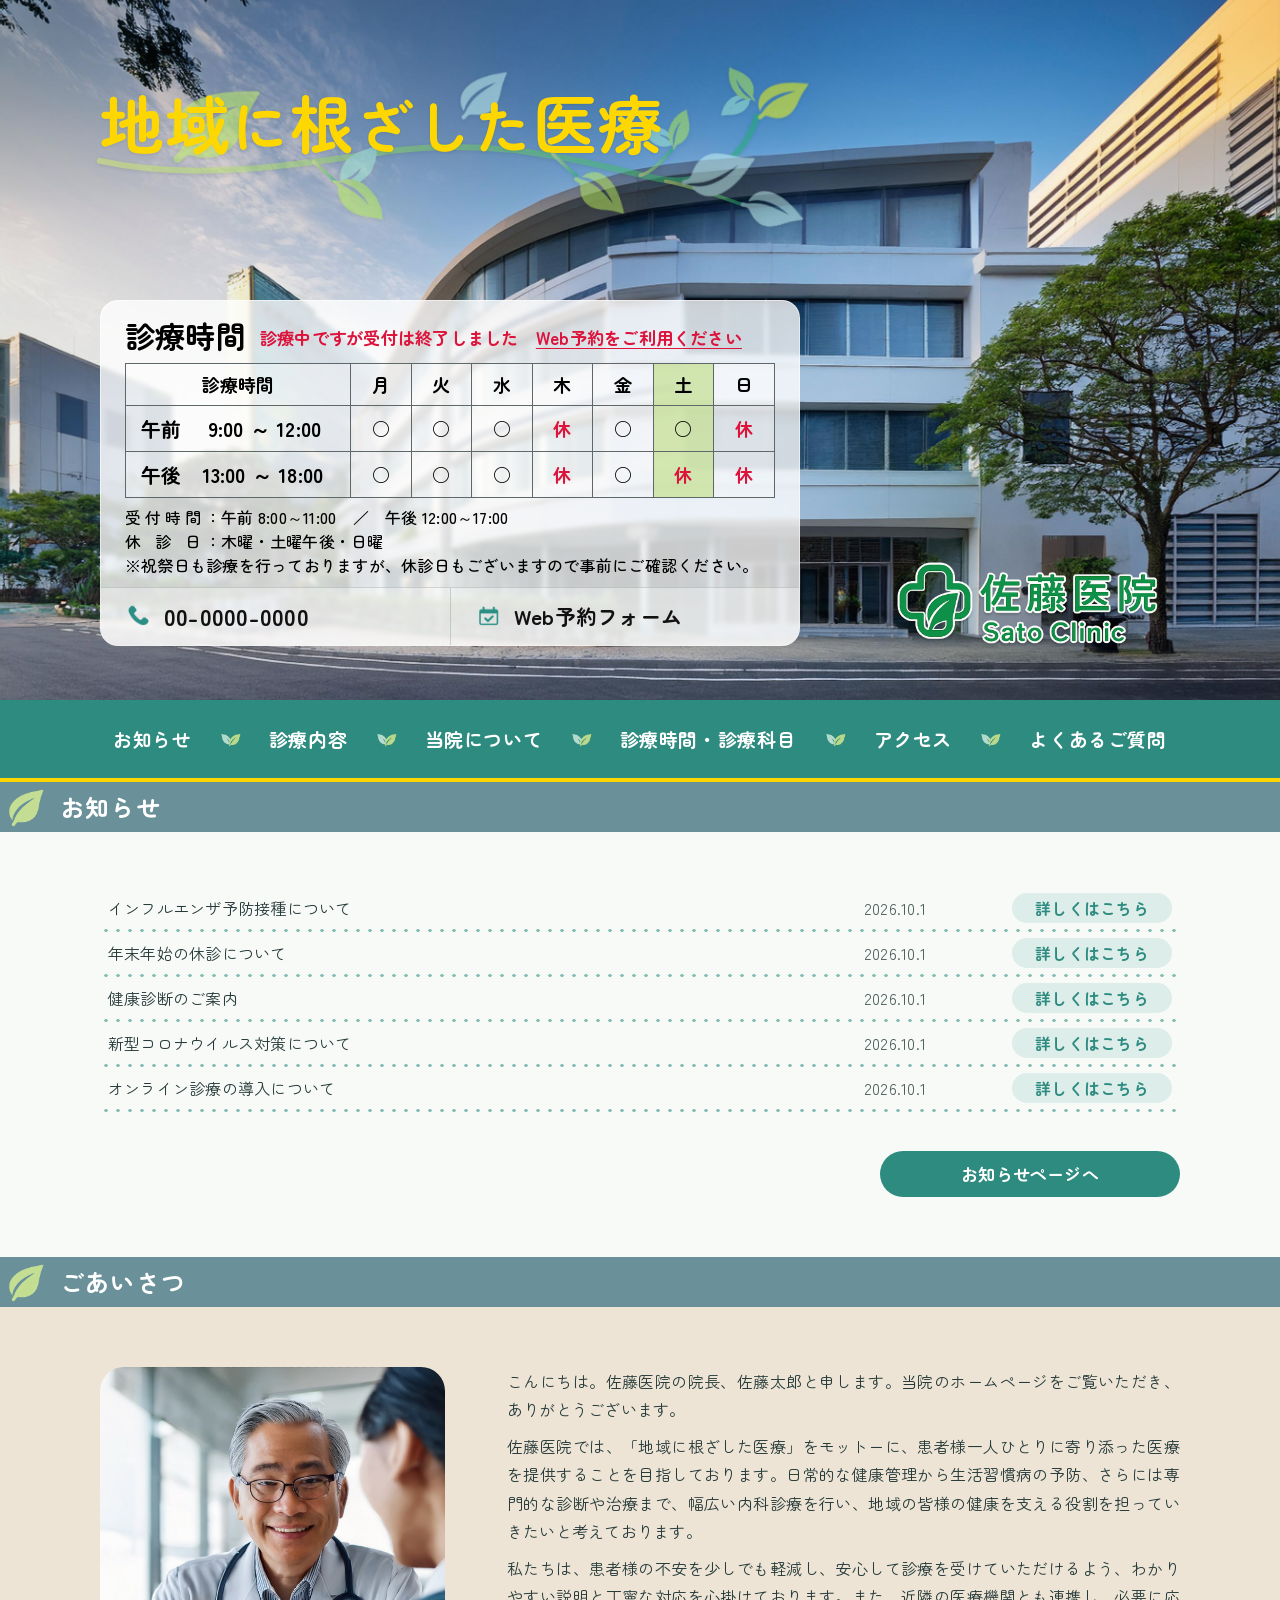
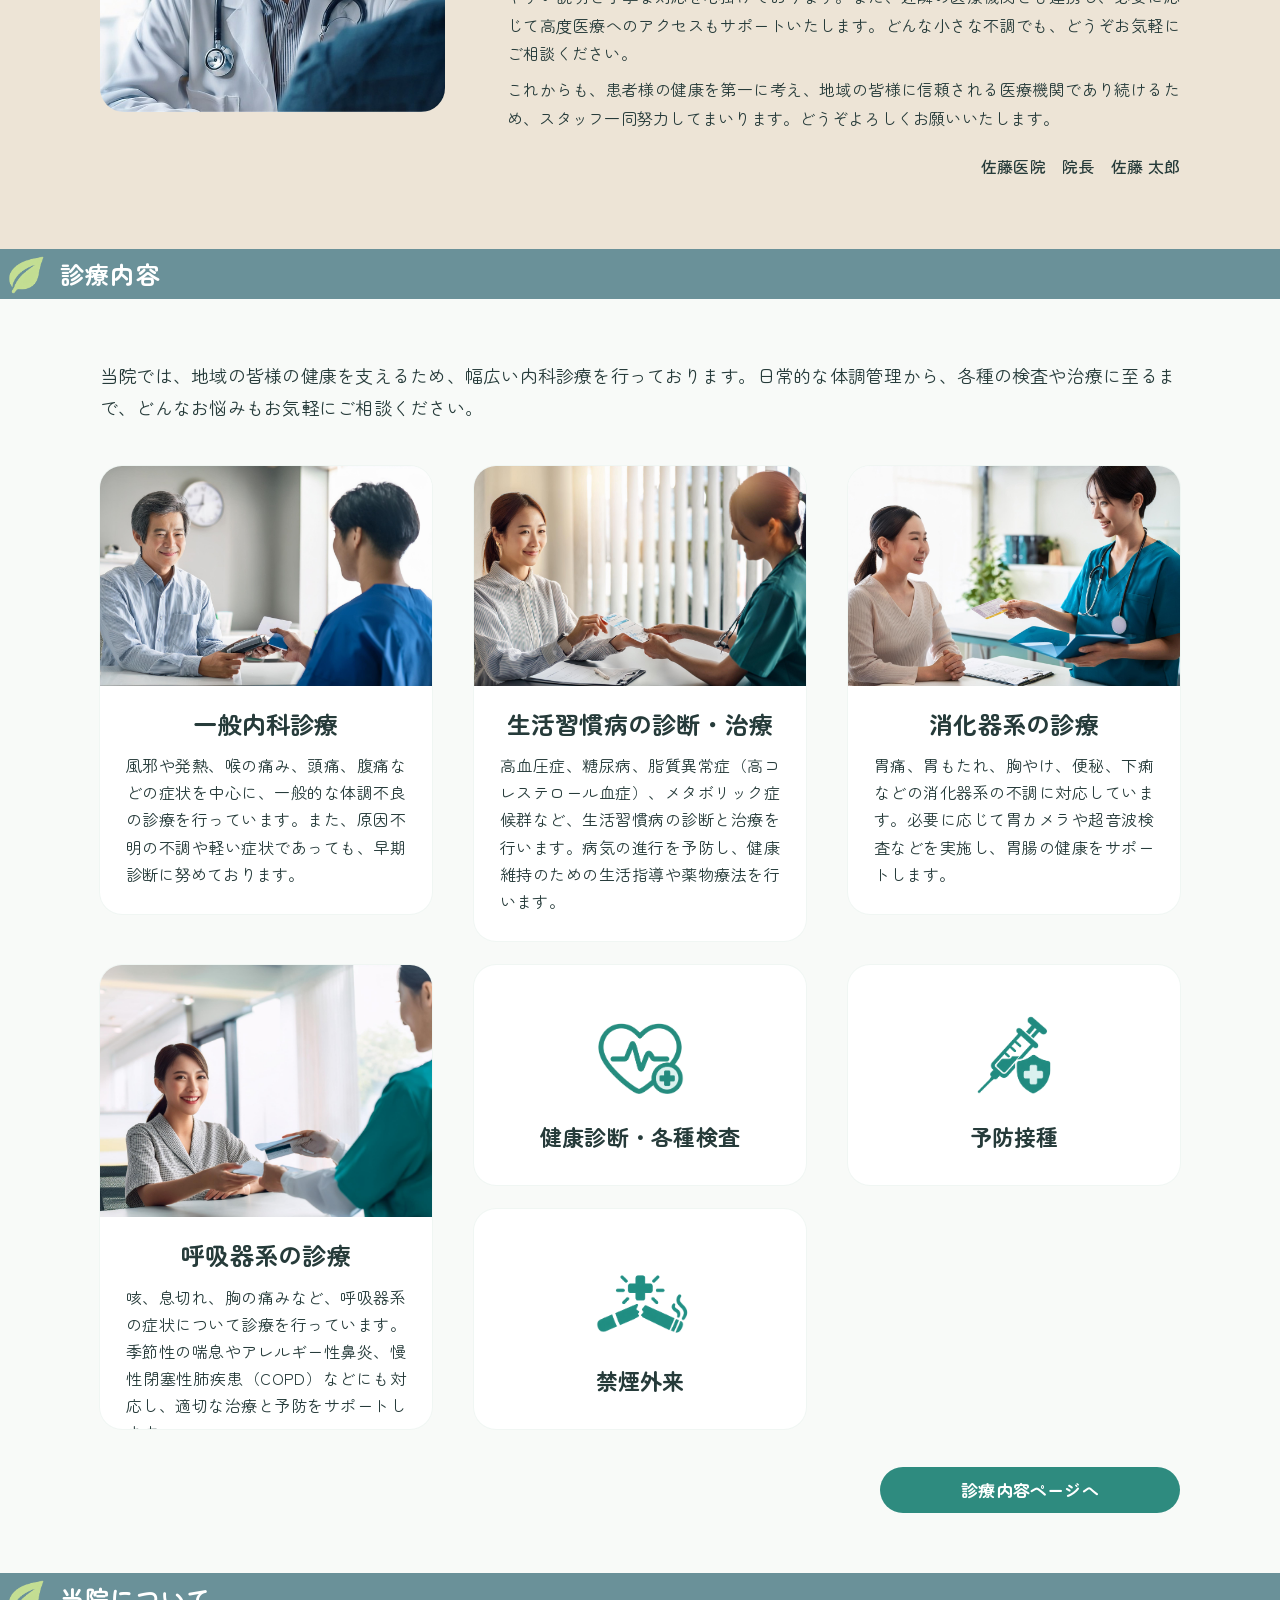
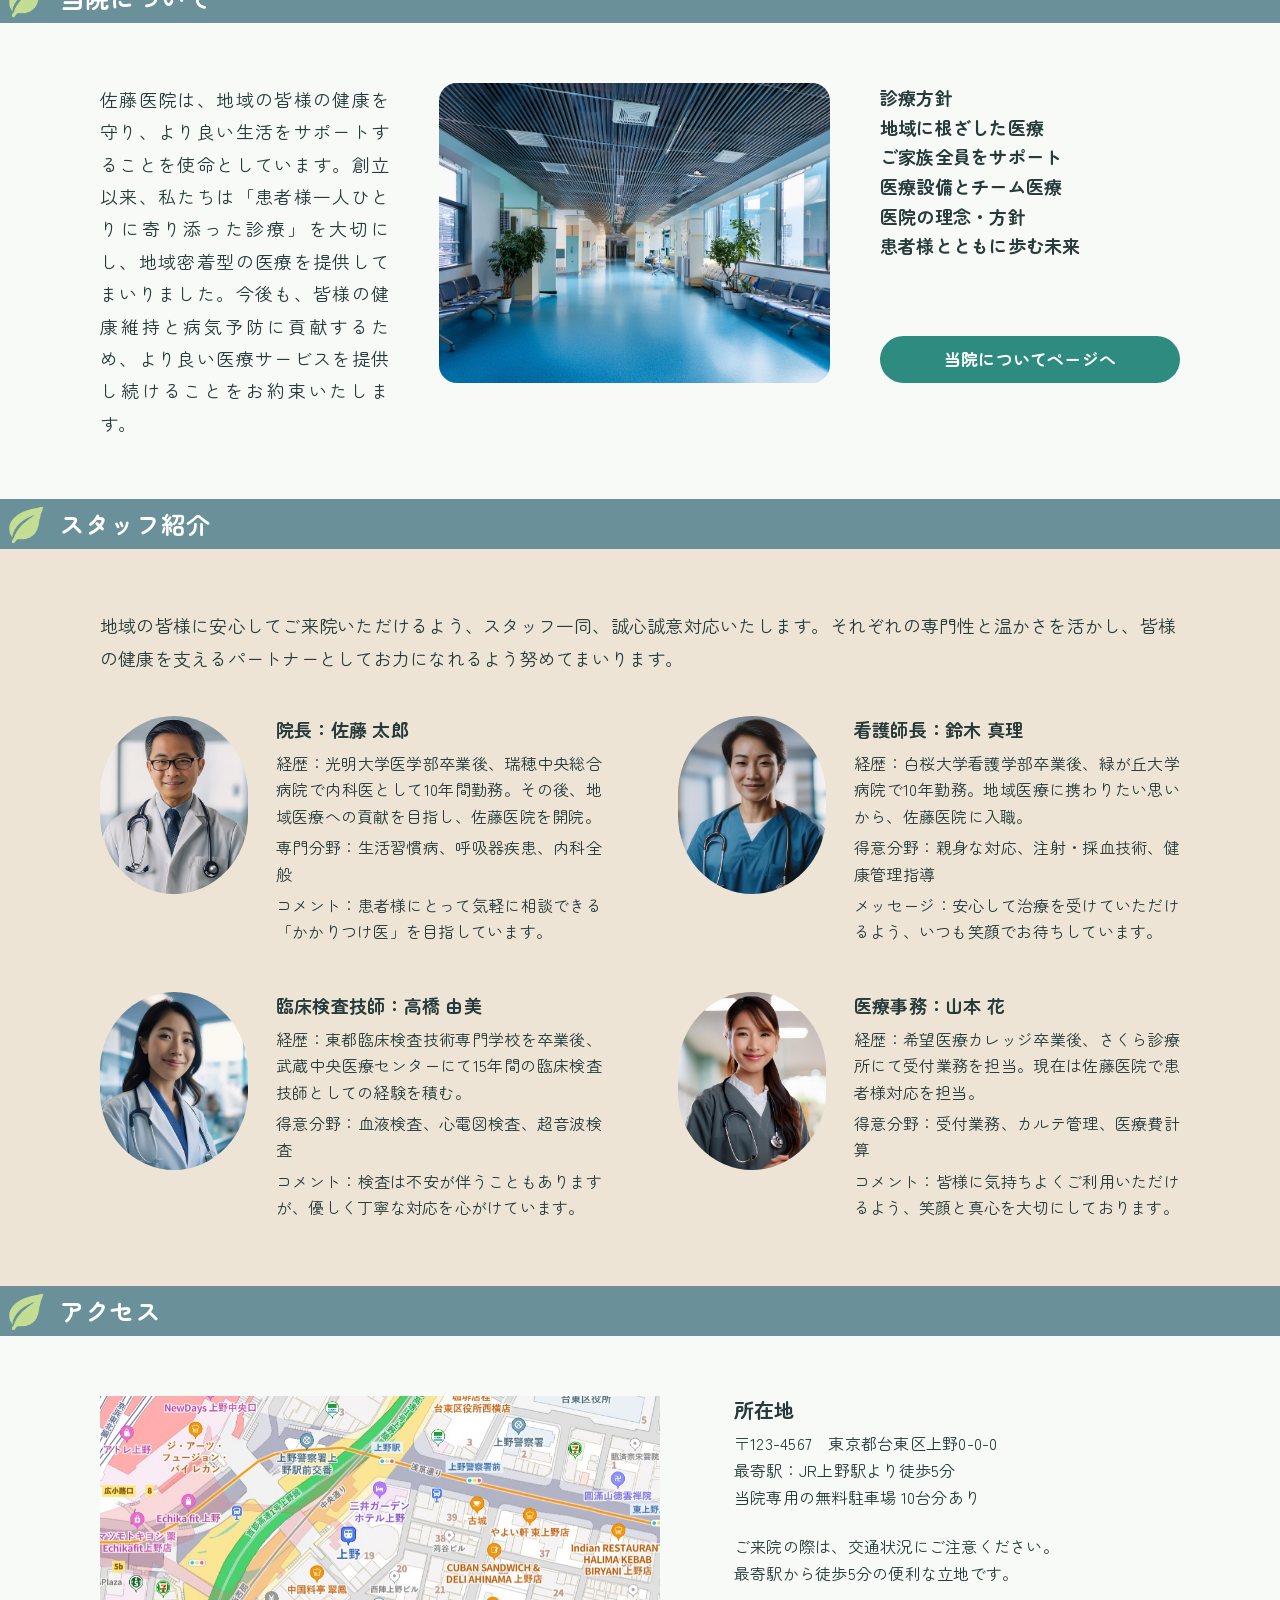
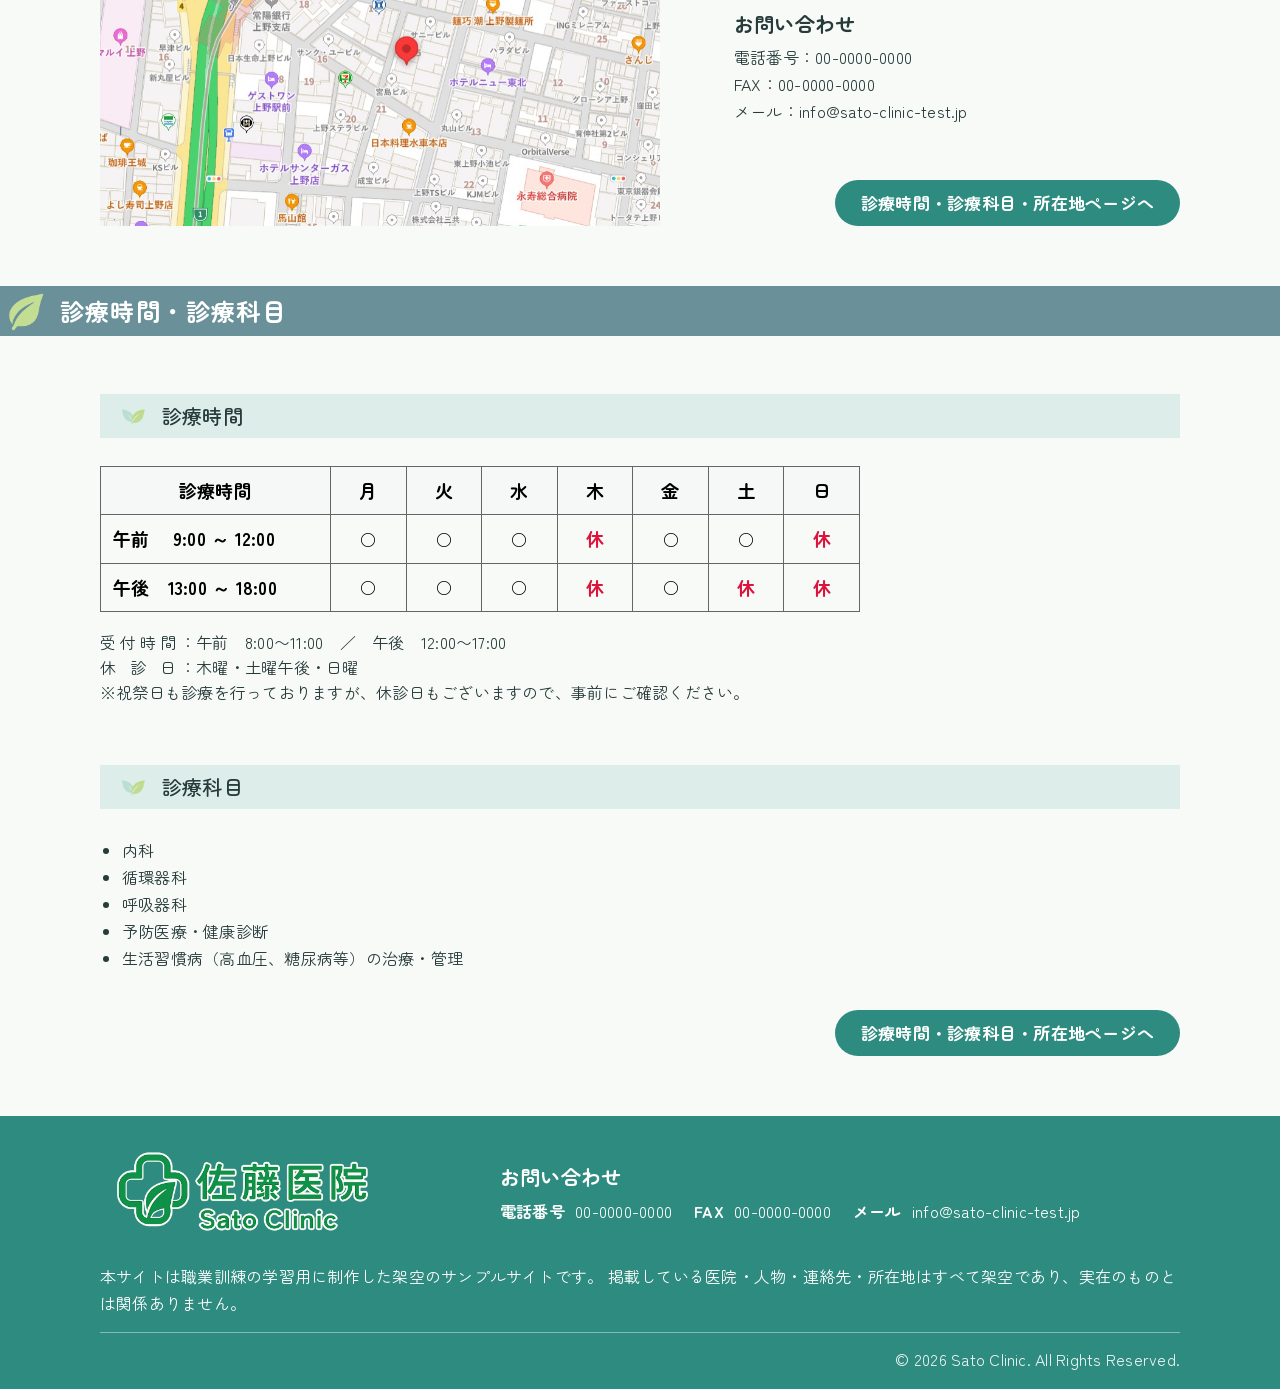
<file: index.html>
<!doctype html>
<html lang="ja">

<head>
  <meta charset="utf-8">
  <meta name="viewport" content="width=device-width, initial-scale=1">
  <meta name="robots" content="noindex, nofollow">
  <title>佐藤医院｜地域に根ざした医療</title>
  <link rel="preconnect" href="https://fonts.googleapis.com">
  <link rel="preconnect" href="https://fonts.gstatic.com" crossorigin>
  <link href="https://fonts.googleapis.com/css2?family=Zen+Maru+Gothic:wght@400;500;700&display=swap" rel="stylesheet">
  <link rel="stylesheet" href="./assets/css/style.css">
</head>

<body>
  <header class="hero" id="top">
    <div class="hero__shade"></div>
    <div class="hero__inner">
      <h1 class="hero__catch">
        <span class="hero__catch-copy">地域<span class="hero__catch-kana">に</span>根<span class="hero__catch-kana">ざした</span>医療</span>
        <svg class="hero__branch" viewBox="0 0 900 180" stroke="url(#hero-vine-gradient)" aria-hidden="true" focusable="false">
          <defs>
            <linearGradient id="hero-vine-gradient" x1="0" y1="0" x2="1" y2="0">
              <stop offset="0" stop-color="#d2e96a" />
              <stop offset=".55" stop-color="#72c85a" />
              <stop offset="1" stop-color="#18a96d" />
            </linearGradient>
          </defs>
          <path class="hero__branch-main" pathLength="100" d="M 120 126 C 235 151, 354 130, 465 114 C 599 97, 708 132, 778 147 C 841 159, 881 117, 895 73" />
          <path class="hero__branch-twig hero__branch-twig--middle-two" pathLength="100" d="M 372 127 C 381 135, 389 142, 396 149" />
          <path class="hero__branch-twig hero__branch-twig--middle-four" pathLength="100" d="M 654 118 C 663 127, 673 136, 682 144" />
          <path class="hero__branch-twig hero__branch-twig--right-up" pathLength="100" d="M 757 143 C 770 140, 782 127, 795 112" />
          <path class="hero__branch-twig hero__branch-twig--right-two" pathLength="100" d="M 787 150 C 817 155, 850 168, 879 178" />
          <g class="hero__branch-leaf hero__branch-leaf--middle-one">
            <image href="./assets/images/LEAF_G.png" x="175" y="6" width="137" height="137" transform="rotate(10 205 122)" />
          </g>
          <g class="hero__branch-leaf hero__branch-leaf--middle-two">
            <image href="./assets/images/LEAF_B&amp;G.png" x="345" y="63" width="114" height="114" transform="rotate(85 396 149)" />
          </g>
          <g class="hero__branch-leaf hero__branch-leaf--middle-three">
            <image href="./assets/images/LEAF_B.png" x="533" y="10" width="76" height="76" transform="rotate(0 550 74)" />
          </g>
          <g class="hero__branch-leaf hero__branch-leaf--middle-four">
            <image href="./assets/images/LEAF_G.png" x="665" y="80" width="76" height="76" transform="rotate(85 682 144)" />
          </g>
          <g class="hero__branch-leaf hero__branch-leaf--right-up-side">
            <g transform="translate(1580 15) scale(-1 1)">
              <image href="./assets/images/LEAF_B.png" x="749" y="58" width="91" height="91" transform="rotate(-115 770 135)" />
            </g>
          </g>
          <g class="hero__branch-leaf hero__branch-leaf--right-up-tip">
            <image href="./assets/images/LEAF_B&amp;G.png" x="762" y="55" width="76" height="76" transform="rotate(-25 795 112)" />
          </g>
          <g class="hero__branch-leaf hero__branch-leaf--right-two">
            <image href="./assets/images/LEAF_B.png" x="862" y="114" width="76" height="76" transform="rotate(60 879 178)" />
          </g>
          <g class="hero__branch-leaf hero__branch-leaf--tip-one">
            <image href="./assets/images/LEAF_B&amp;G.png" x="878" y="9" width="76" height="76" transform="rotate(-80 895 73)" />
          </g>
          <g class="hero__branch-leaf hero__branch-leaf--tip-two">
            <g transform="rotate(15 895 73)">
              <g class="hero__branch-yellow-spin">
                <image href="./assets/images/leaf.png" x="878" y="9" width="76" height="76" />
              </g>
            </g>
          </g>
        </svg>
      </h1>

      <section class="hero-hours" aria-labelledby="hero-hours-title">
        <h2 id="hero-hours-title">診療時間</h2>
        <table class="hours-table hours-table--hero">
          <thead>
            <tr>
              <th scope="col">診療時間</th>
              <th scope="col"><abbr title="Monday">月</abbr></th>
              <th scope="col"><abbr title="Tuesday">火</abbr></th>
              <th scope="col"><abbr title="Wednesday">水</abbr></th>
              <th scope="col"><abbr title="Thursday">木</abbr></th>
              <th scope="col"><abbr title="Friday">金</abbr></th>
              <th scope="col"><abbr title="Saturday">土</abbr></th>
              <th scope="col"><abbr title="Sunday">日</abbr></th>
            </tr>
          </thead>
          <tbody>
            <tr>
              <th scope="row"><span class="hours-period">午前</span>　 9:00 ～ 12:00</th>
              <td>○</td>
              <td>○</td>
              <td>○</td>
              <td class="closed">休</td>
              <td>○</td>
              <td>○</td>
              <td class="closed">休</td>
            </tr>
            <tr>
              <th scope="row"><span class="hours-period">午後</span>　13:00 ～ 18:00</th>
              <td>○</td>
              <td>○</td>
              <td>○</td>
              <td class="closed">休</td>
              <td>○</td>
              <td class="closed">休</td>
              <td class="closed">休</td>
            </tr>
          </tbody>
        </table>
        <div class="hero-hours__meta">
          <p class="hero-hours__note"><span class="hero-hours__label">受付時間</span>：午前 8:00～11:00　／　午後 12:00～17:00</p>
          <p class="hero-hours__note"><span class="hero-hours__label">休診日</span>：木曜・土曜午後・日曜</p>
          <p class="hero-hours__holiday">※祝祭日も診療を行っておりますが、休診日もございますので事前にご確認ください。</p>
        </div>
        <div class="hero-hours__contact" aria-label="ご予約・お問い合わせ">
          <a class="hero-reserve hero-reserve--phone" href="tel:0000000000">
            <img src="./assets/images/icon_phone.png" alt="">
            <span>00-0000-0000</span>
          </a>
          <a class="hero-reserve hero-reserve--web" href="./reservation.html">
            <img src="./assets/images/icon_calendar.png" alt="">
            <span>Web予約フォーム</span>
            <span class="hero-reserve__arrow" aria-hidden="true">›</span>
          </a>
        </div>
      </section>

      <a href="./index.html" class="hero__logo" aria-label="佐藤医院 トップページへ">
        <img src="./assets/images/logo.png" alt="佐藤医院 Sato Clinic">
      </a>
      <button class="nav-toggle" type="button" aria-label="メニューを開く" aria-controls="main-navigation"
        aria-expanded="false">
        <span></span><span></span><span></span>
      </button>
    </div>
  </header>

  <nav class="main-nav" id="main-navigation" aria-label="メインナビゲーション">
    <div class="main-nav__inner">
      <div class="nav-dropdown-group">
        <a href="#news">お知らせ</a>
        <div class="nav-dropdown-menu" aria-label="お知らせの項目">
          <a href="./news.html">お知らせページへ</a>
        </div>
      </div><img class="nav-leaf" src="./assets/images/LEAF_B&G.png" alt="">
      <div class="nav-dropdown-group">
        <a href="#services">診療内容</a>
        <div class="nav-dropdown-menu" aria-label="診療内容の項目">
          <a href="./medical.html">診療内容ページへ</a>
        </div>
      </div><img class="nav-leaf" src="./assets/images/LEAF_B&G.png" alt="">
      <div class="nav-dropdown-group">
        <a href="#about">当院について</a>
        <div class="nav-dropdown-menu" aria-label="当院についての項目">
          <a href="./about.html">当院についてページへ</a>
          <a href="./about.html#about-policy">診療方針</a>
          <a href="./about.html#about-community">地域に根ざした医療</a>
          <a href="./about.html#about-family">ご家族全員をサポート</a>
          <a href="./about.html#about-team">医療設備とチーム医療</a>
          <a href="./about.html#about-values">医院の理念・方針</a>
          <a href="./about.html#about-future">患者様とともに歩む未来</a>
          <a href="./about.html#about-staff-title">スタッフ紹介</a>
        </div>
      </div><img class="nav-leaf" src="./assets/images/LEAF_B&G.png" alt="">
      <div class="nav-dropdown-group">
        <a href="#hours">診療時間・診療科目</a>
        <div class="nav-dropdown-menu" aria-label="診療時間・診療科目の項目">
          <a href="./clinic-info.html">診療時間・診療科目・所在地ページへ</a>
        </div>
      </div><img class="nav-leaf" src="./assets/images/LEAF_B&G.png" alt="">
      <div class="nav-dropdown-group">
        <a href="#access">アクセス</a>
        <div class="nav-dropdown-menu" aria-label="アクセスの項目">
          <a href="./clinic-info.html">診療時間・診療科目・所在地ページへ</a>
        </div>
      </div><img class="nav-leaf" src="./assets/images/LEAF_B&G.png" alt="">
      <div class="nav-dropdown-group">
        <a href="./faq.html">よくあるご質問</a>
        <div class="nav-dropdown-menu" aria-label="よくあるご質問の項目">
          <a href="./faq.html#faq-medical">診療について</a>
          <a href="./faq.html#faq-prevention">予防接種・健康診断について</a>
          <a href="./faq.html#faq-payment">お支払いについて</a>
          <a href="./faq.html#faq-other">その他</a>
        </div>
      </div>
    </div>
  </nav>

  <main>
    <section class="section section--compact" id="news">
      <div class="section-title"><a class="section-title__link" href="./news.html"><img src="./assets/images/LEAF_G.png" alt="">
        <h2>お知らせ</h2>
      </a>
      </div>
      <div class="content news-list">
        <article class="news-row"><a href="./news.html#influenza">インフルエンザ予防接種について</a><time>2026.10.1</time><a class="mini-button" href="./news.html#influenza">詳しくはこちら</a></article>
        <article class="news-row"><a href="./news.html#new-year-holiday">年末年始の休診について</a><time>2026.10.1</time><a class="mini-button" href="./news.html#new-year-holiday">詳しくはこちら</a></article>
        <article class="news-row"><a href="./news.html#health-checkup">健康診断のご案内</a><time>2026.10.1</time><a class="mini-button" href="./news.html#health-checkup">詳しくはこちら</a></article>
        <article class="news-row"><a href="./news.html#covid-19">新型コロナウイルス対策について</a><time>2026.10.1</time><a class="mini-button" href="./news.html#covid-19">詳しくはこちら</a></article>
        <article class="news-row"><a href="./news.html#online-medical">オンライン診療の導入について</a><time>2026.10.1</time><a class="mini-button" href="./news.html#online-medical">詳しくはこちら</a></article>
        <div class="section-action"><a class="pill-button" href="./news.html">お知らせページへ</a></div>
      </div>
    </section>

    <section class="section section--beige" id="greeting">
      <div class="section-title"><a class="section-title__link" href="./about.html"><img src="./assets/images/LEAF_G.png" alt="">
        <h2>ごあいさつ</h2>
      </a>
      </div>
      <div class="content greeting-grid">
        <img src="./assets/images/greeting.jpg" alt="院長が患者様と話している様子" class="greeting-photo">
        <div class="greeting-copy">
          <p>こんにちは。佐藤医院の院長、佐藤太郎と申します。当院のホームページをご覧いただき、ありがとうございます。</p>
          <p>
            佐藤医院では、「地域に根ざした医療」をモットーに、患者様一人ひとりに寄り添った医療を提供することを目指しております。日常的な健康管理から生活習慣病の予防、さらには専門的な診断や治療まで、幅広い内科診療を行い、地域の皆様の健康を支える役割を担っていきたいと考えております。
          </p>
          <p>
            私たちは、患者様の不安を少しでも軽減し、安心して診療を受けていただけるよう、わかりやすい説明と丁寧な対応を心掛けております。また、近隣の医療機関とも連携し、必要に応じて高度医療へのアクセスもサポートいたします。どんな小さな不調でも、どうぞお気軽にご相談ください。
          </p>
          <p>これからも、患者様の健康を第一に考え、地域の皆様に信頼される医療機関であり続けるため、スタッフ一同努力してまいります。どうぞよろしくお願いいたします。</p>
          <p class="signature">佐藤医院　院長　佐藤 太郎</p>
        </div>
      </div>
    </section>

    <section class="section" id="services">
      <div class="section-title"><a class="section-title__link" href="./medical.html"><img src="./assets/images/LEAF_G.png" alt="">
        <h2>診療内容</h2>
      </a>
      </div>
      <div class="content">
        <p class="intro">当院では、地域の皆様の健康を支えるため、幅広い内科診療を行っております。日常的な体調管理から、各種の検査や治療に至るまで、どんなお悩みもお気軽にご相談ください。</p>
        <div class="service-grid" id="services-carousel">
          <article class="service-card service-card--general">
            <img src="./assets/images/information_1.jpg" alt="一般内科診療">
            <div class="service-card__body">
              <h3>一般内科診療</h3>
              <p>風邪や発熱、喉の痛み、頭痛、腹痛などの症状を中心に、一般的な体調不良の診療を行っています。また、原因不明の不調や軽い症状であっても、早期診断に努めております。</p>
            </div>
          </article>
          <article class="service-card service-card--lifestyle">
            <img src="./assets/images/information_2.jpg" alt="生活習慣病の診断・治療">
            <div class="service-card__body">
              <h3>生活習慣病の診断・治療</h3>
              <p>高血圧症、糖尿病、脂質異常症（高コレステロール血症）、メタボリック症候群など、生活習慣病の診断と治療を行います。病気の進行を予防し、健康維持のための生活指導や薬物療法を行います。</p>
            </div>
          </article>
          <article class="service-card service-card--digestive">
            <img src="./assets/images/information_3.jpg" alt="消化器系の診療">
            <div class="service-card__body">
              <h3>消化器系の診療</h3>
              <p>胃痛、胃もたれ、胸やけ、便秘、下痢などの消化器系の不調に対応しています。必要に応じて胃カメラや超音波検査などを実施し、胃腸の健康をサポートします。</p>
            </div>
          </article>
          <article class="service-card service-card--respiratory">
            <img src="./assets/images/information_4.jpg" alt="呼吸器系の診療">
            <div class="service-card__body">
              <h3>呼吸器系の診療</h3>
              <p>咳、息切れ、胸の痛みなど、呼吸器系の症状について診療を行っています。季節性の喘息やアレルギー性鼻炎、慢性閉塞性肺疾患（COPD）などにも対応し、適切な治療と予防をサポートします。</p>
            </div>
          </article>
          <article class="service-card service-card--icon-only service-card--health">
            <img class="service-icon" src="./assets/images/health_checkup.png" alt="健康診断・各種検査">
            <div class="service-card__body">
              <h3>健康診断・各種検査</h3>
            </div>
          </article>
          <article class="service-card service-card--icon-only service-card--vaccination">
            <img class="service-icon" src="./assets/images/vaccination.png" alt="予防接種">
            <div class="service-card__body">
              <h3>予防接種</h3>
            </div>
          </article>
          <article class="service-card service-card--icon-only service-card--smoking">
            <img class="service-icon" src="./assets/images/smoking.png" alt="禁煙外来">
            <div class="service-card__body">
              <h3>禁煙外来</h3>
            </div>
          </article>
        </div>
        <div class="section-action"><a class="pill-button" href="./medical.html">診療内容ページへ</a></div>
      </div>
    </section>

    <section class="section" id="about">
      <div class="section-title"><a class="section-title__link" href="./about.html"><img src="./assets/images/LEAF_G.png" alt="">
        <h2>当院について</h2>
      </a>
      </div>
      <div class="content about-grid">
        <div class="about-copy about-copy--left">
          <p>
            佐藤医院は、地域の皆様の健康を守り、より良い生活をサポートすることを使命としています。創立以来、私たちは「患者様一人ひとりに寄り添った診療」を大切にし、地域密着型の医療を提供してまいりました。今後も、皆様の健康維持と病気予防に貢献するため、より良い医療サービスを提供し続けることをお約束いたします。
          </p>
        </div>
        <img src="./assets/images/hospital_4.jpg" alt="佐藤医院の院内" class="about-photo">
        <div class="about-copy about-copy--right">
          <h3><a href="./about.html#about-policy">診療方針</a></h3>
          <ul>
            <li><a href="./about.html#about-community">地域に根ざした医療</a></li>
            <li><a href="./about.html#about-family">ご家族全員をサポート</a></li>
            <li><a href="./about.html#about-team">医療設備とチーム医療</a></li>
            <li><a href="./about.html#about-values">医院の理念・方針</a></li>
            <li><a href="./about.html#about-future">患者様とともに歩む未来</a></li>
          </ul>
          <div class="section-action section-action--left"><a class="pill-button" href="./about.html">当院についてページへ</a></div>
        </div>
      </div>
    </section>

    <section class="section section--beige" id="staff">
      <div class="section-title"><a class="section-title__link" href="./about.html#about-staff-title"><img src="./assets/images/LEAF_G.png" alt="">
        <h2>スタッフ紹介</h2>
      </a>
      </div>
      <div class="content">
        <p class="intro">地域の皆様に安心してご来院いただけるよう、スタッフ一同、誠心誠意対応いたします。それぞれの専門性と温かさを活かし、皆様の健康を支えるパートナーとしてお力になれるよう努めてまいります。</p>
        <div class="staff-grid" id="staff-carousel">
          <article class="staff-card"><img src="./assets/images/staff_sato_taro.jpg" alt="院長 佐藤太郎">
            <div>
              <h3>院長：佐藤 太郎</h3>
              <p>経歴：光明大学医学部卒業後、瑞穂中央総合病院で内科医として10年間勤務。その後、地域医療への貢献を目指し、佐藤医院を開院。</p>
              <p>専門分野：生活習慣病、呼吸器疾患、内科全般</p>
              <p>コメント：患者様にとって気軽に相談できる「かかりつけ医」を目指しています。</p>
            </div>
          </article>
          <article class="staff-card"><img src="./assets/images/staff_suzuki_mari.jpg" alt="看護師長 鈴木真理">
            <div>
              <h3>看護師長：鈴木 真理</h3>
              <p>経歴：白桜大学看護学部卒業後、緑が丘大学病院で10年勤務。地域医療に携わりたい思いから、佐藤医院に入職。</p>
              <p>得意分野：親身な対応、注射・採血技術、健康管理指導</p>
              <p>メッセージ：安心して治療を受けていただけるよう、いつも笑顔でお待ちしています。</p>
            </div>
          </article>
          <article class="staff-card"><img src="./assets/images/staff_takahashi_yumi.jpg" alt="臨床検査技師 高橋由美">
            <div>
              <h3>臨床検査技師：高橋 由美</h3>
              <p>経歴：東都臨床検査技術専門学校を卒業後、武蔵中央医療センターにて15年間の臨床検査技師としての経験を積む。</p>
              <p>得意分野：血液検査、心電図検査、超音波検査</p>
              <p>コメント：検査は不安が伴うこともありますが、優しく丁寧な対応を心がけています。</p>
            </div>
          </article>
          <article class="staff-card"><img src="./assets/images/staff_yamamoto_hana.jpg" alt="医療事務 山本花">
            <div>
              <h3>医療事務：山本 花</h3>
              <p>経歴：希望医療カレッジ卒業後、さくら診療所にて受付業務を担当。現在は佐藤医院で患者様対応を担当。</p>
              <p>得意分野：受付業務、カルテ管理、医療費計算</p>
              <p>コメント：皆様に気持ちよくご利用いただけるよう、笑顔と真心を大切にしております。</p>
            </div>
          </article>
        </div>
      </div>
    </section>

    <section class="section" id="access">
      <div class="section-title"><a class="section-title__link" href="./clinic-info.html#clinic-location"><img src="./assets/images/LEAF_G.png" alt="">
        <h2>アクセス</h2>
      </a>
      </div>
      <div class="content access-grid">
        <a href="https://www.google.com/maps/search/?api=1&amp;query=%E6%9D%B1%E4%BA%AC%E9%83%BD%E5%8F%B0%E6%9D%B1%E5%8C%BA%E6%9D%B1%E4%B8%8A%E9%87%8E3-35-9" target="_blank" rel="noopener noreferrer" aria-label="Google マップで所在地を見る" title="クリックでGoogleMapを表示">
          <img src="./assets/images/map.jpg" alt="佐藤医院周辺地図" class="map-image">
        </a>
        <div class="access-copy">
          <h3>所在地</h3>
          <p>〒123-4567　東京都台東区上野0-0-0<br>最寄駅：JR上野駅より徒歩5分<br>当院専用の無料駐車場 10台分あり</p>
          <p>ご来院の際は、交通状況にご注意ください。<br>最寄駅から徒歩5分の便利な立地です。</p>
          <h3 id="contact">お問い合わせ</h3>
          <p>電話番号：00-0000-0000<br>FAX：00-0000-0000<br>メール：info@sato-clinic-test.jp</p>
          <div class="section-action section-action--left"><a class="pill-button" href="./clinic-info.html#clinic-location">診療時間・診療科目・所在地ページへ</a></div>
        </div>
      </div>
    </section>

    <section class="section section--compact" id="hours">
      <div class="section-title"><a class="section-title__link" href="./clinic-info.html#clinic-hours"><img src="./assets/images/LEAF_G.png" alt="">
        <h2>診療時間・診療科目</h2>
      </a>
      </div>
      <div class="content hours-content">
        <h3 class="hours-subheading"><img src="./assets/images/LEAF_B&amp;G.png" alt="">診療時間</h3>
        <table class="hours-table hours-table--main">
          <thead>
            <tr>
              <th scope="col">診療時間</th>
              <th scope="col"><abbr title="Monday">月</abbr></th>
              <th scope="col"><abbr title="Tuesday">火</abbr></th>
              <th scope="col"><abbr title="Wednesday">水</abbr></th>
              <th scope="col"><abbr title="Thursday">木</abbr></th>
              <th scope="col"><abbr title="Friday">金</abbr></th>
              <th scope="col"><abbr title="Saturday">土</abbr></th>
              <th scope="col"><abbr title="Sunday">日</abbr></th>
            </tr>
          </thead>
          <tbody>
            <tr>
              <th scope="row"><span class="hours-period">午前</span>　 9:00 ～ 12:00</th>
              <td>●</td>
              <td>●</td>
              <td>●</td>
              <td class="closed">休</td>
              <td>●</td>
              <td>●</td>
              <td class="closed">休</td>
            </tr>
            <tr>
              <th scope="row"><span class="hours-period">午後</span>　13:00 ～ 18:00</th>
              <td>●</td>
              <td>●</td>
              <td>●</td>
              <td class="closed">休</td>
              <td>●</td>
              <td class="closed">休</td>
              <td class="closed">休</td>
            </tr>
          </tbody>
        </table>
        <p class="hours-note">
          <span class="hours-note__label">受付時間</span>：午前　8:00〜11:00　／　午後　12:00〜17:00<br><span class="hours-note__label">休診日</span>：木曜・土曜午後・日曜<br>※祝祭日も診療を行っておりますが、休診日もございますので、事前にご確認ください。</p>
      </div>
    </section>

    <section class="section section--compact" id="departments">
      <div class="content department-copy">
        <h3 class="hours-subheading"><img src="./assets/images/LEAF_B&amp;G.png" alt="">診療科目</h3>
        <ul>
          <li>内科</li>
          <li>循環器科</li>
          <li>呼吸器科</li>
          <li>予防医療・健康診断</li>
          <li>生活習慣病（高血圧、糖尿病等）の治療・管理</li>
        </ul>
        <div class="section-action section-action--left"><a class="pill-button" href="./clinic-info.html">診療時間・診療科目・所在地ページへ</a></div>
      </div>
    </section>

  </main>

  <button class="back-to-top" type="button" aria-label="ページトップへ戻る"><span aria-hidden="true"></span></button>
  <footer class="footer">
    <div class="footer__inner">
      <div class="footer__brand">
        <a href="./index.html" class="footer__logo" aria-label="佐藤医院 トップページへ">
          <img src="./assets/images/logo.png" alt="佐藤医院 Sato Clinic">
        </a>
        <span>地域に根ざした医療</span>
      </div>
      <div class="footer__contact" aria-label="お問い合わせ">
        <h2>お問い合わせ</h2>
        <p class="footer__contact-note">その他、ご不明点があればお電話またはメールでお問い合わせください。</p>
        <div class="footer__contact-list">
          <span><b>電話番号</b> 00-0000-0000</span>
          <span><b>FAX</b> 00-0000-0000</span>
          <span><b>メール</b> info@sato-clinic-test.jp</span>
        </div>
      </div>
    </div>
    <p class="training-disclaimer">本サイトは職業訓練の学習用に制作した架空のサンプルサイトです。 掲載している医院・人物・連絡先・所在地はすべて架空であり、実在のものとは関係ありません。</p>
    <div class="footer__copyright">© 2026 Sato Clinic. All Rights Reserved.</div>
  </footer>
  <script src="./assets/js/main.js"></script>
</body>

</html>
</file>
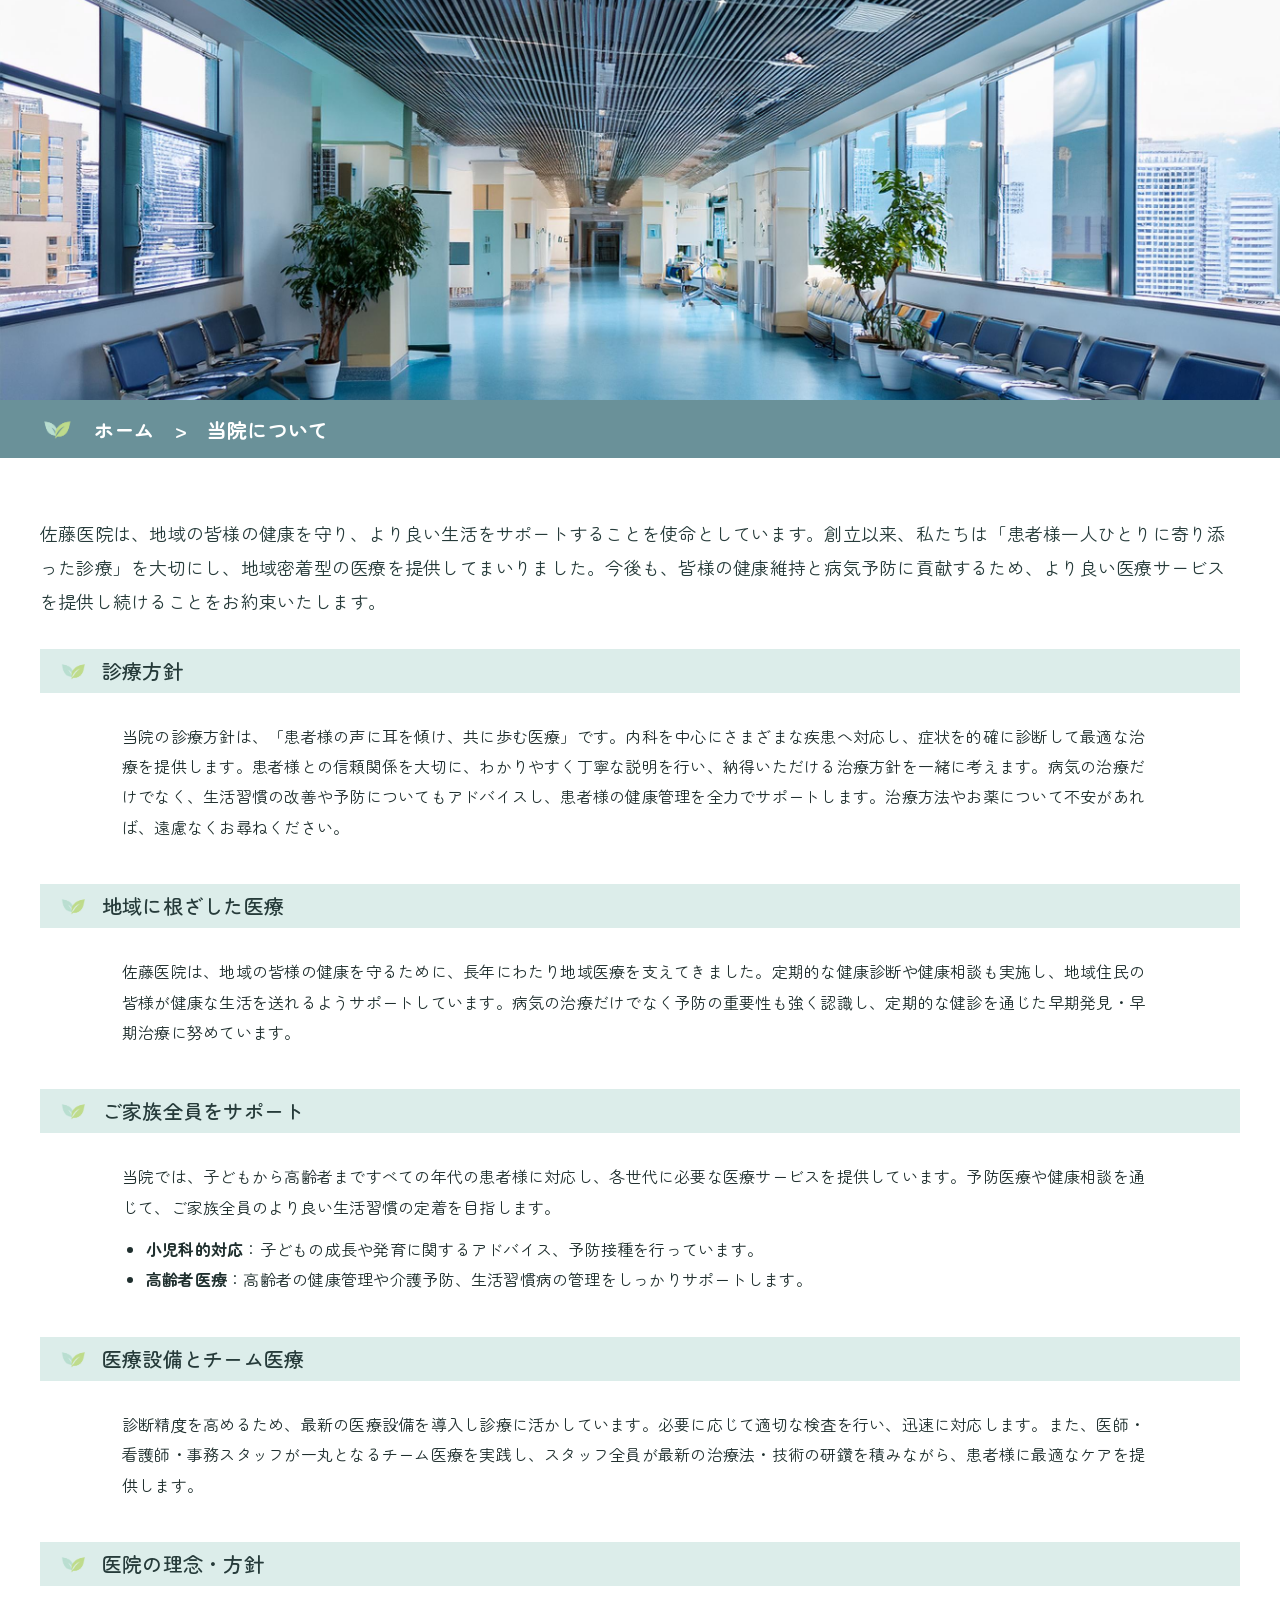
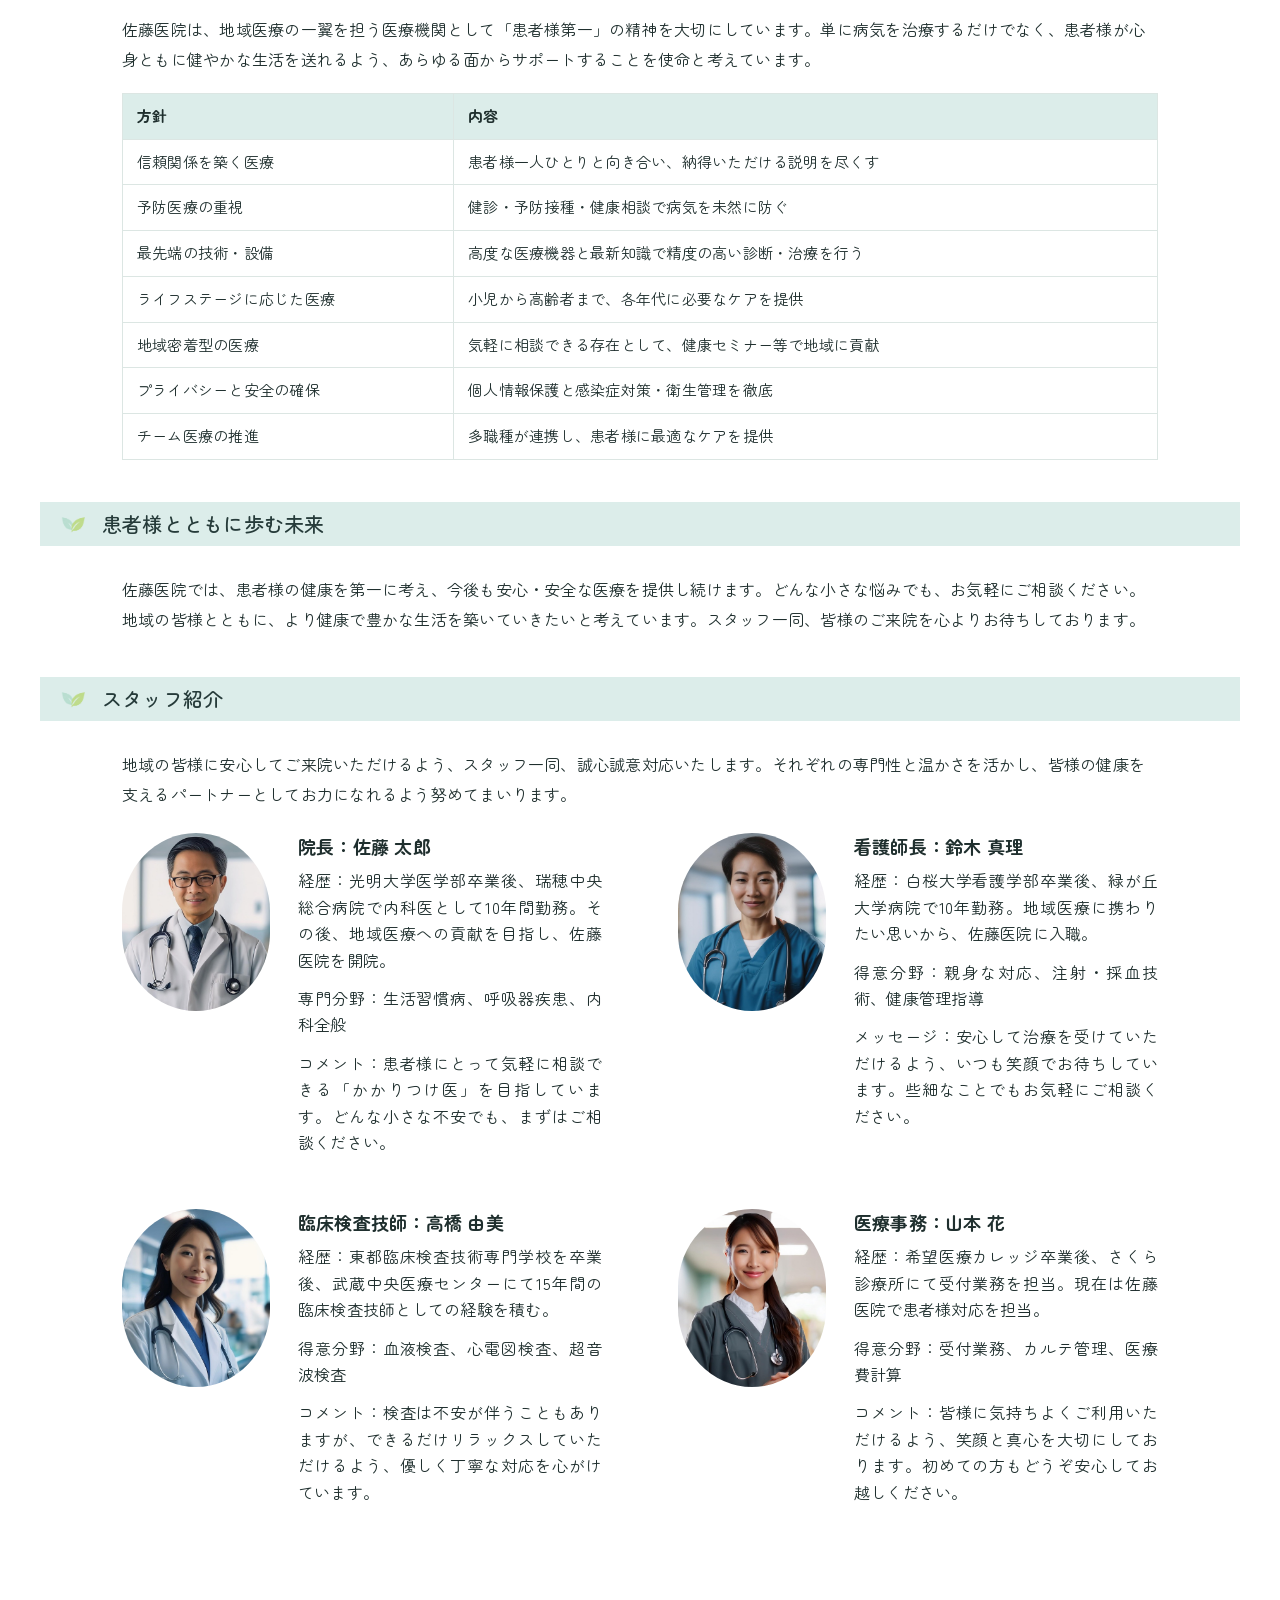
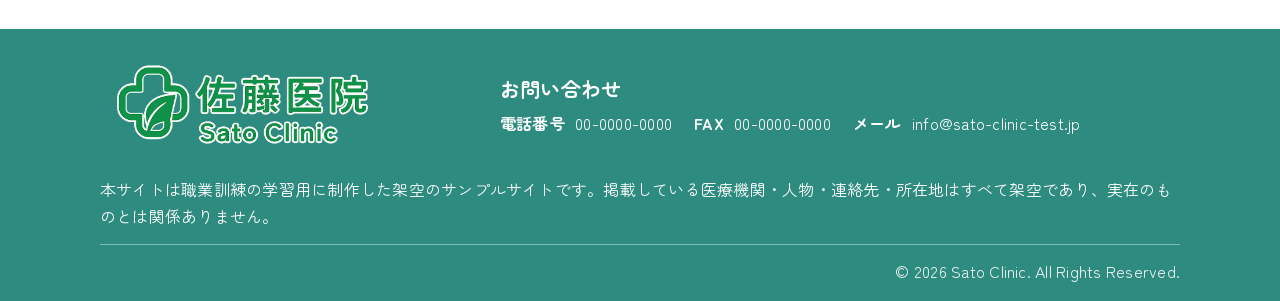
<file: about.html>
<!doctype html>
<html lang="ja">

<head>
  <meta charset="utf-8">
  <meta name="viewport" content="width=device-width, initial-scale=1">
  <meta name="robots" content="noindex, nofollow">
  <title>当院について｜佐藤医院</title>
  <link rel="preconnect" href="https://fonts.googleapis.com">
  <link rel="preconnect" href="https://fonts.gstatic.com" crossorigin>
  <link href="https://fonts.googleapis.com/css2?family=Zen+Maru+Gothic:wght@400;500;700&display=swap" rel="stylesheet">
  <link rel="stylesheet" href="./assets/css/style.css">
</head>

<body class="subpage about-page">
  <header class="subpage-hero" aria-label="当院について">
    <img src="./assets/images/hospital_4.jpg" alt="佐藤医院の院内">
  </header>

  <nav class="breadcrumb" aria-label="パンくずリスト">
    <div class="breadcrumb__inner">
      <img src="./assets/images/LEAF_B&amp;G.png" alt="">
      <a href="./index.html">ホーム</a>
      <span aria-hidden="true">&gt;</span>
      <span>当院について</span>
    </div>
  </nav>

  <main class="faq-main">
    <div class="faq-content about-content">
      <p class="about-lead">佐藤医院は、地域の皆様の健康を守り、より良い生活をサポートすることを使命としています。創立以来、私たちは「患者様一人ひとりに寄り添った診療」を大切にし、地域密着型の医療を提供してまいりました。今後も、皆様の健康維持と病気予防に貢献するため、より良い医療サービスを提供し続けることをお約束いたします。</p>

      <section class="faq-group about-item" aria-labelledby="about-policy">
        <h2 id="about-policy"><img src="./assets/images/LEAF_B&amp;G.png" alt="">診療方針</h2>
        <div class="about-body">
          <p>当院の診療方針は、「患者様の声に耳を傾け、共に歩む医療」です。内科を中心にさまざまな疾患へ対応し、症状を的確に診断して最適な治療を提供します。患者様との信頼関係を大切に、わかりやすく丁寧な説明を行い、納得いただける治療方針を一緒に考えます。病気の治療だけでなく、生活習慣の改善や予防についてもアドバイスし、患者様の健康管理を全力でサポートします。治療方法やお薬について不安があれば、遠慮なくお尋ねください。</p>
        </div>
      </section>

      <section class="faq-group about-item" aria-labelledby="about-community">
        <h2 id="about-community"><img src="./assets/images/LEAF_B&amp;G.png" alt="">地域に根ざした医療</h2>
        <div class="about-body">
          <p>佐藤医院は、地域の皆様の健康を守るために、長年にわたり地域医療を支えてきました。定期的な健康診断や健康相談も実施し、地域住民の皆様が健康な生活を送れるようサポートしています。病気の治療だけでなく予防の重要性も強く認識し、定期的な健診を通じた早期発見・早期治療に努めています。</p>
        </div>
      </section>

      <section class="faq-group about-item" aria-labelledby="about-family">
        <h2 id="about-family"><img src="./assets/images/LEAF_B&amp;G.png" alt="">ご家族全員をサポート</h2>
        <div class="about-body">
          <p>当院では、子どもから高齢者まですべての年代の患者様に対応し、各世代に必要な医療サービスを提供しています。予防医療や健康相談を通じて、ご家族全員のより良い生活習慣の定着を目指します。</p>
          <ul>
            <li><strong>小児科的対応</strong>：子どもの成長や発育に関するアドバイス、予防接種を行っています。</li>
            <li><strong>高齢者医療</strong>：高齢者の健康管理や介護予防、生活習慣病の管理をしっかりサポートします。</li>
          </ul>
        </div>
      </section>

      <section class="faq-group about-item" aria-labelledby="about-team">
        <h2 id="about-team"><img src="./assets/images/LEAF_B&amp;G.png" alt="">医療設備とチーム医療</h2>
        <div class="about-body">
          <p>診断精度を高めるため、最新の医療設備を導入し診療に活かしています。必要に応じて適切な検査を行い、迅速に対応します。また、医師・看護師・事務スタッフが一丸となるチーム医療を実践し、スタッフ全員が最新の治療法・技術の研鑽を積みながら、患者様に最適なケアを提供します。</p>
        </div>
      </section>

      <section class="faq-group about-item" aria-labelledby="about-values">
        <h2 id="about-values"><img src="./assets/images/LEAF_B&amp;G.png" alt="">医院の理念・方針</h2>
        <div class="about-body">
          <p>佐藤医院は、地域医療の一翼を担う医療機関として「患者様第一」の精神を大切にしています。単に病気を治療するだけでなく、患者様が心身ともに健やかな生活を送れるよう、あらゆる面からサポートすることを使命と考えています。</p>
          <div class="about-table-wrap">
            <table class="about-policy-table">
              <thead><tr><th>方針</th><th>内容</th></tr></thead>
              <tbody>
                <tr><td>信頼関係を築く医療</td><td>患者様一人ひとりと向き合い、納得いただける説明を尽くす</td></tr>
                <tr><td>予防医療の重視</td><td>健診・予防接種・健康相談で病気を未然に防ぐ</td></tr>
                <tr><td>最先端の技術・設備</td><td>高度な医療機器と最新知識で精度の高い診断・治療を行う</td></tr>
                <tr><td>ライフステージに応じた医療</td><td>小児から高齢者まで、各年代に必要なケアを提供</td></tr>
                <tr><td>地域密着型の医療</td><td>気軽に相談できる存在として、健康セミナー等で地域に貢献</td></tr>
                <tr><td>プライバシーと安全の確保</td><td>個人情報保護と感染症対策・衛生管理を徹底</td></tr>
                <tr><td>チーム医療の推進</td><td>多職種が連携し、患者様に最適なケアを提供</td></tr>
              </tbody>
            </table>
          </div>
        </div>
      </section>

      <section class="faq-group about-item" aria-labelledby="about-future">
        <h2 id="about-future"><img src="./assets/images/LEAF_B&amp;G.png" alt="">患者様とともに歩む未来</h2>
        <div class="about-body">
          <p>佐藤医院では、患者様の健康を第一に考え、今後も安心・安全な医療を提供し続けます。どんな小さな悩みでも、お気軽にご相談ください。地域の皆様とともに、より健康で豊かな生活を築いていきたいと考えています。スタッフ一同、皆様のご来院を心よりお待ちしております。</p>
        </div>
      </section>

      <section class="faq-group about-item about-staff" aria-labelledby="about-staff-title">
        <h2 id="about-staff-title"><img src="./assets/images/LEAF_B&amp;G.png" alt="">スタッフ紹介</h2>
        <div class="about-body">
          <p class="about-staff-intro">地域の皆様に安心してご来院いただけるよう、スタッフ一同、誠心誠意対応いたします。それぞれの専門性と温かさを活かし、皆様の健康を支えるパートナーとしてお力になれるよう努めてまいります。</p>
          <div class="staff-grid about-staff-grid">
            <article class="staff-card"><img src="./assets/images/staff_sato_taro.jpg" alt="院長 佐藤太郎">
              <div>
                <h3>院長：佐藤 太郎</h3>
                <p>経歴：光明大学医学部卒業後、瑞穂中央総合病院で内科医として10年間勤務。その後、地域医療への貢献を目指し、佐藤医院を開院。</p>
                <p>専門分野：生活習慣病、呼吸器疾患、内科全般</p>
                <p>コメント：患者様にとって気軽に相談できる「かかりつけ医」を目指しています。どんな小さな不安でも、まずはご相談ください。</p>
              </div>
            </article>
            <article class="staff-card"><img src="./assets/images/staff_suzuki_mari.jpg" alt="看護師長 鈴木真理">
              <div>
                <h3>看護師長：鈴木 真理</h3>
                <p>経歴：白桜大学看護学部卒業後、緑が丘大学病院で10年勤務。地域医療に携わりたい思いから、佐藤医院に入職。</p>
                <p>得意分野：親身な対応、注射・採血技術、健康管理指導</p>
                <p>メッセージ：安心して治療を受けていただけるよう、いつも笑顔でお待ちしています。些細なことでもお気軽にご相談ください。</p>
              </div>
            </article>
            <article class="staff-card"><img src="./assets/images/staff_takahashi_yumi.jpg" alt="臨床検査技師 高橋由美">
              <div>
                <h3>臨床検査技師：高橋 由美</h3>
                <p>経歴：東都臨床検査技術専門学校を卒業後、武蔵中央医療センターにて15年間の臨床検査技師としての経験を積む。</p>
                <p>得意分野：血液検査、心電図検査、超音波検査</p>
                <p>コメント：検査は不安が伴うこともありますが、できるだけリラックスしていただけるよう、優しく丁寧な対応を心がけています。</p>
              </div>
            </article>
            <article class="staff-card"><img src="./assets/images/staff_yamamoto_hana.jpg" alt="医療事務 山本花">
              <div>
                <h3>医療事務：山本 花</h3>
                <p>経歴：希望医療カレッジ卒業後、さくら診療所にて受付業務を担当。現在は佐藤医院で患者様対応を担当。</p>
                <p>得意分野：受付業務、カルテ管理、医療費計算</p>
                <p>コメント：皆様に気持ちよくご利用いただけるよう、笑顔と真心を大切にしております。初めての方もどうぞ安心してお越しください。</p>
              </div>
            </article>
          </div>
        </div>
      </section>
    </div>
  </main>

  <button class="back-to-top" type="button" aria-label="ページトップへ戻る"><span aria-hidden="true"></span></button>
  <footer class="footer">
    <div class="footer__inner">
      <div class="footer__brand">
        <a href="./index.html" class="footer__logo" aria-label="佐藤医院 トップページへ">
          <img src="./assets/images/logo.png" alt="佐藤医院 Sato Clinic">
        </a>
        <span>地域に根ざした医療</span>
      </div>
      <div class="footer__contact" aria-label="お問い合わせ">
        <h2>お問い合わせ</h2>
        <p class="footer__contact-note">その他、ご不明点があれば電話またはメールでお問い合わせください。</p>
        <div class="footer__contact-list">
          <span><b>電話番号</b> 00-0000-0000</span>
          <span><b>FAX</b> 00-0000-0000</span>
          <span><b>メール</b> info@sato-clinic-test.jp</span>
        </div>
      </div>
    </div>
    <p class="training-disclaimer">本サイトは職業訓練の学習用に制作した架空のサンプルサイトです。掲載している医療機関・人物・連絡先・所在地はすべて架空であり、実在のものとは関係ありません。</p>
    <div class="footer__copyright">© 2026 Sato Clinic. All Rights Reserved.</div>
  </footer>
  <script src="./assets/js/main.js"></script>
</body>

</html>
</file>
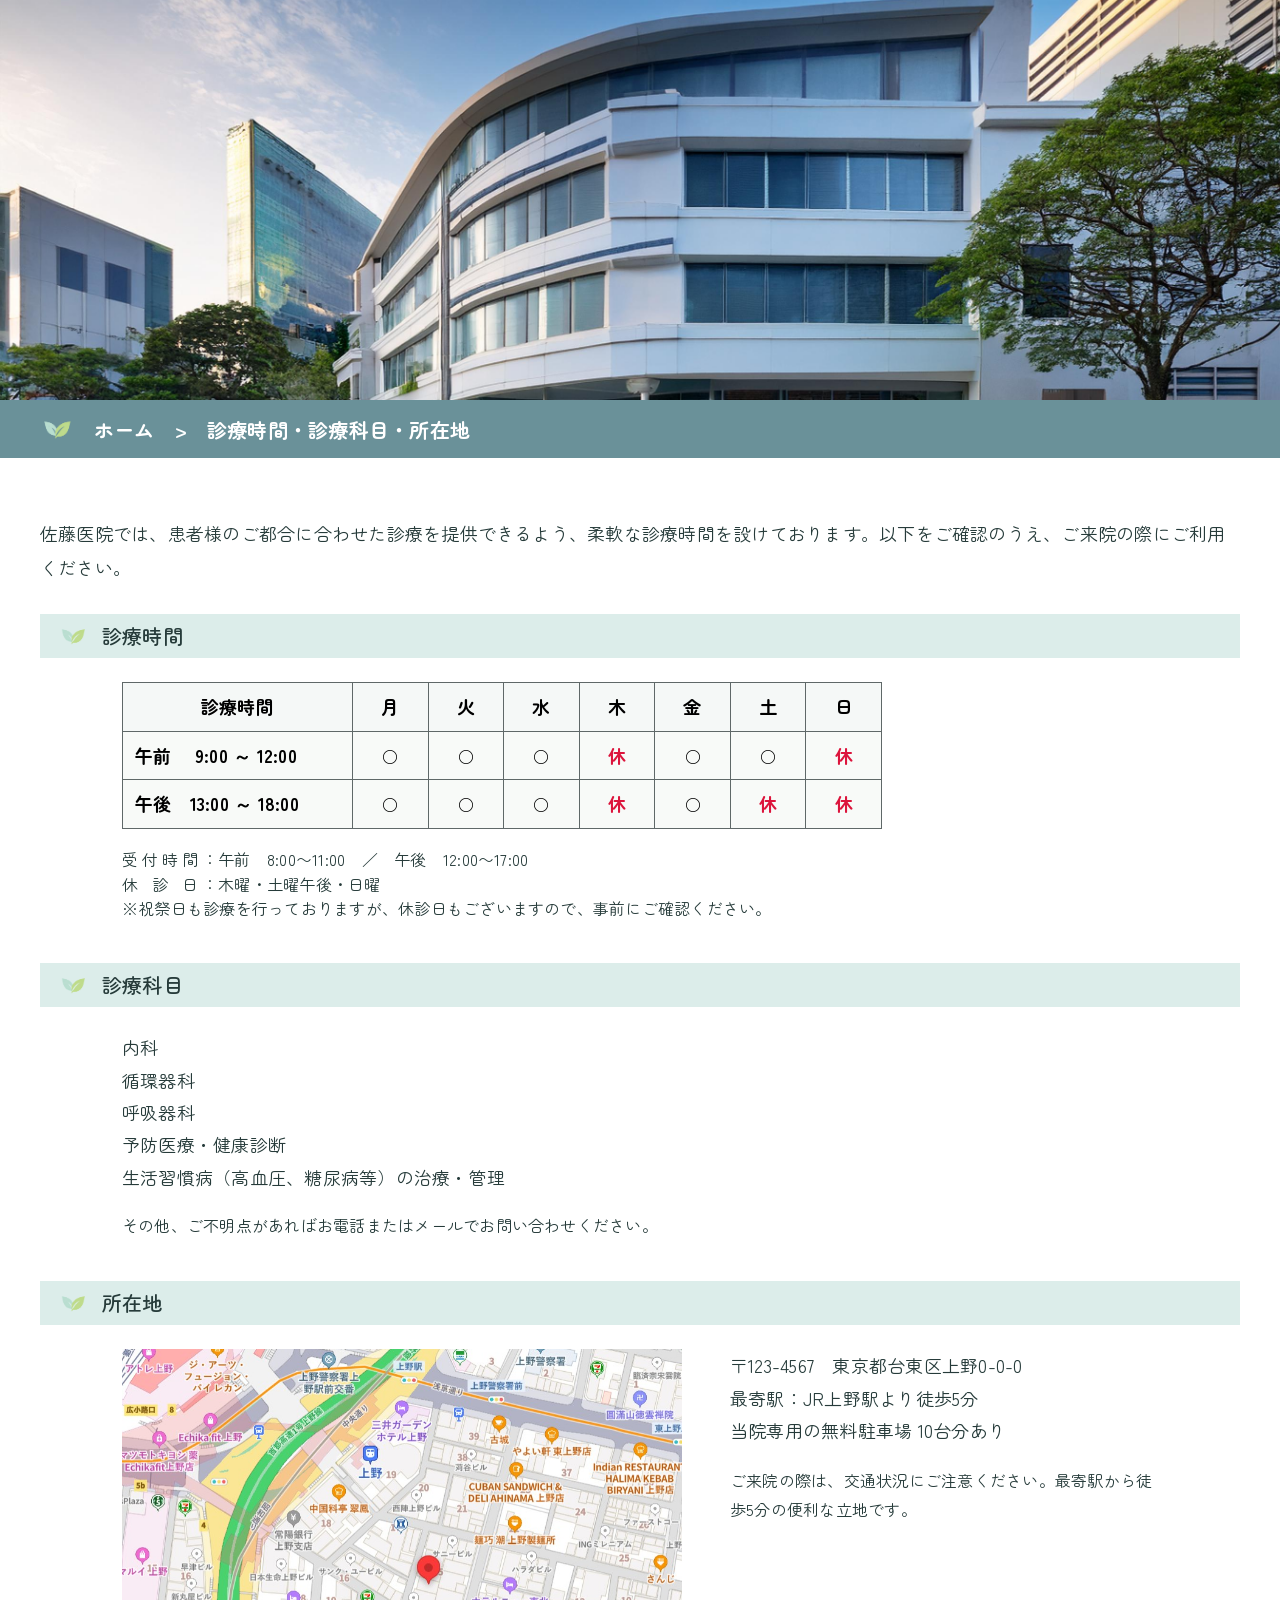
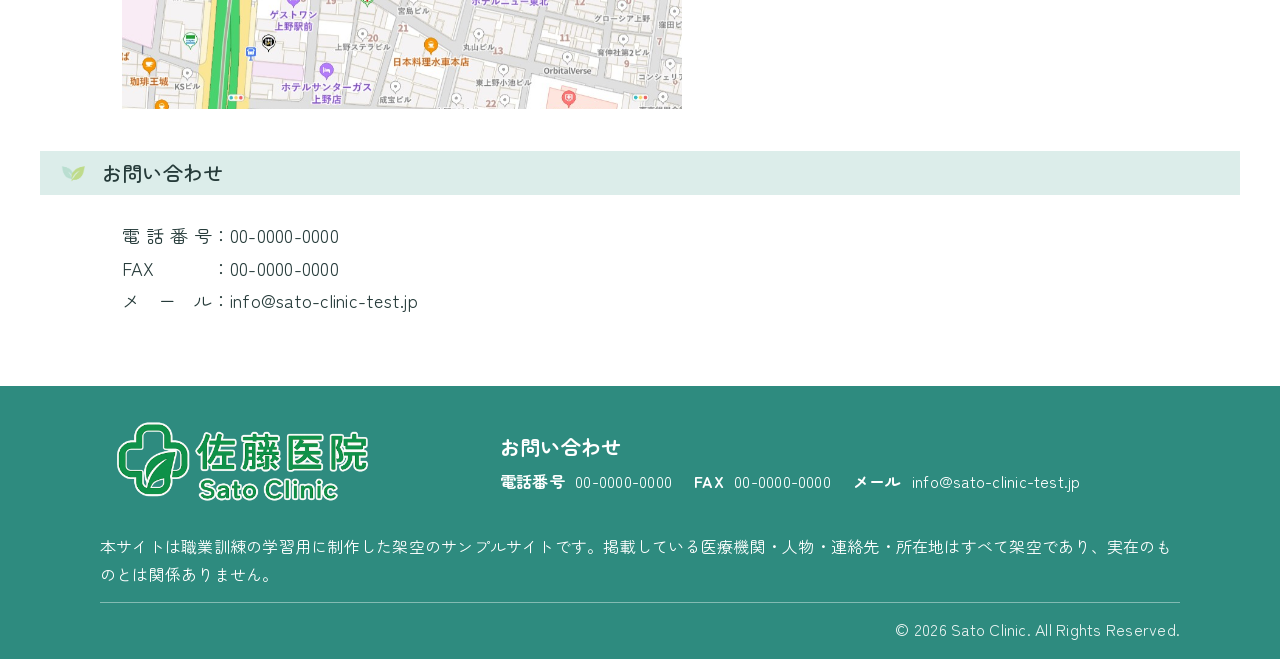
<file: clinic-info.html>
<!doctype html>
<html lang="ja">

<head>
  <meta charset="utf-8">
  <meta name="viewport" content="width=device-width, initial-scale=1">
  <meta name="robots" content="noindex, nofollow">
  <title>診療時間・診療科目・所在地｜佐藤医院</title>
  <link rel="preconnect" href="https://fonts.googleapis.com">
  <link rel="preconnect" href="https://fonts.gstatic.com" crossorigin>
  <link href="https://fonts.googleapis.com/css2?family=Zen+Maru+Gothic:wght@400;500;700&display=swap" rel="stylesheet">
  <link rel="stylesheet" href="./assets/css/style.css">
</head>

<body class="subpage clinic-info-page">
  <header class="subpage-hero" aria-label="診療時間・診療科目・所在地">
    <img src="./assets/images/hospital_1.jpg" alt="佐藤医院の外観">
  </header>

  <nav class="breadcrumb" aria-label="パンくずリスト">
    <div class="breadcrumb__inner">
      <img src="./assets/images/LEAF_B&amp;G.png" alt="">
      <a href="./index.html">ホーム</a>
      <span aria-hidden="true">&gt;</span>
      <span>診療時間・診療科目・所在地</span>
    </div>
  </nav>

  <main class="faq-main">
    <div class="faq-content clinic-info-content">
      <p class="faq-lead">佐藤医院では、患者様のご都合に合わせた診療を提供できるよう、柔軟な診療時間を設けております。以下をご確認のうえ、ご来院の際にご利用ください。</p>

      <section class="clinic-info-section" id="clinic-hours" aria-labelledby="clinic-hours-heading">
        <h2 class="hours-subheading" id="clinic-hours-heading"><img src="./assets/images/LEAF_B&amp;G.png" alt="">診療時間</h2>
        <div class="clinic-hours-table-wrap">
          <table class="hours-table hours-table--main">
            <thead>
              <tr><th scope="col">診療時間</th><th scope="col"><abbr title="Monday">月</abbr></th><th scope="col"><abbr title="Tuesday">火</abbr></th><th scope="col"><abbr title="Wednesday">水</abbr></th><th scope="col"><abbr title="Thursday">木</abbr></th><th scope="col"><abbr title="Friday">金</abbr></th><th scope="col"><abbr title="Saturday">土</abbr></th><th scope="col"><abbr title="Sunday">日</abbr></th></tr>
            </thead>
            <tbody>
              <tr><th scope="row"><span class="hours-period">午前</span>　 9:00 ～ 12:00</th><td>●</td><td>●</td><td>●</td><td class="closed">休</td><td>●</td><td>●</td><td class="closed">休</td></tr>
              <tr><th scope="row"><span class="hours-period">午後</span>　13:00 ～ 18:00</th><td>●</td><td>●</td><td>●</td><td class="closed">休</td><td>●</td><td class="closed">休</td><td class="closed">休</td></tr>
            </tbody>
          </table>
        </div>
        <p class="hours-note"><span class="hours-note__label">受付時間</span>：午前　8:00〜11:00　／　午後　12:00〜17:00<br><span class="hours-note__label">休診日</span>：木曜・土曜午後・日曜<br>※祝祭日も診療を行っておりますが、休診日もございますので、事前にご確認ください。</p>
      </section>

      <section class="clinic-info-section" id="clinic-departments" aria-labelledby="clinic-departments-heading">
        <h2 class="hours-subheading" id="clinic-departments-heading"><img src="./assets/images/LEAF_B&amp;G.png" alt="">診療科目</h2>
        <ul class="clinic-departments">
          <li>内科</li>
          <li>循環器科</li>
          <li>呼吸器科</li>
          <li>予防医療・健康診断</li>
          <li>生活習慣病（高血圧、糖尿病等）の治療・管理</li>
        </ul>
        <p class="clinic-info-note">その他、ご不明点があればお電話またはメールでお問い合わせください。</p>
      </section>

      <section class="clinic-info-section" id="clinic-location" aria-labelledby="clinic-location-heading">
        <h2 class="hours-subheading" id="clinic-location-heading"><img src="./assets/images/LEAF_B&amp;G.png" alt="">所在地</h2>
        <div class="clinic-location-grid">
          <a href="https://www.google.com/maps/search/?api=1&amp;query=%E6%9D%B1%E4%BA%AC%E9%83%BD%E5%8F%B0%E6%9D%B1%E5%8C%BA%E6%9D%B1%E4%B8%8A%E9%87%8E3-35-9" target="_blank" rel="noopener noreferrer" aria-label="Google マップで所在地を見る" title="クリックでGoogleMapを表示">
            <img src="./assets/images/map.jpg" alt="佐藤医院周辺地図" class="clinic-map">
          </a>
          <div class="clinic-location-copy">
            <ul>
              <li>〒123-4567　東京都台東区上野0-0-0</li>
              <li>最寄駅：JR上野駅より徒歩5分</li>
              <li>当院専用の無料駐車場 10台分あり</li>
            </ul>
            <p>ご来院の際は、交通状況にご注意ください。最寄駅から徒歩5分の便利な立地です。</p>
          </div>
        </div>
      </section>

      <section class="clinic-info-section" aria-labelledby="clinic-contact-heading">
        <h2 class="hours-subheading" id="clinic-contact-heading"><img src="./assets/images/LEAF_B&amp;G.png" alt="">お問い合わせ</h2>
        <ul class="clinic-contact-list">
          <li><span class="clinic-contact-label">電話番号</span><span>：</span><span class="clinic-contact-value clinic-contact-value--number">00-0000-0000</span></li>
          <li><span class="clinic-contact-label">FAX</span><span>：</span><span class="clinic-contact-value clinic-contact-value--number">00-0000-0000</span></li>
          <li><span class="clinic-contact-label">メール</span><span>：</span><span class="clinic-contact-value">info@sato-clinic-test.jp</span></li>
        </ul>
      </section>
    </div>
  </main>

  <button class="back-to-top" type="button" aria-label="ページトップへ戻る"><span aria-hidden="true"></span></button>
  <footer class="footer">
    <div class="footer__inner">
      <div class="footer__brand">
        <a href="./index.html" class="footer__logo" aria-label="佐藤医院 トップページへ">
          <img src="./assets/images/logo.png" alt="佐藤医院 Sato Clinic">
        </a>
        <span>地域に根ざした医療</span>
      </div>
      <div class="footer__contact" aria-label="お問い合わせ">
        <h2>お問い合わせ</h2>
        <p class="footer__contact-note">その他、ご不明点があれば電話またはメールでお問い合わせください。</p>
        <div class="footer__contact-list">
          <span><b>電話番号</b> 00-0000-0000</span>
          <span><b>FAX</b> 00-0000-0000</span>
          <span><b>メール</b> info@sato-clinic-test.jp</span>
        </div>
      </div>
    </div>
    <p class="training-disclaimer">本サイトは職業訓練の学習用に制作した架空のサンプルサイトです。掲載している医療機関・人物・連絡先・所在地はすべて架空であり、実在のものとは関係ありません。</p>
    <div class="footer__copyright">© 2026 Sato Clinic. All Rights Reserved.</div>
  </footer>
  <script src="./assets/js/main.js"></script>
</body>

</html>
</file>
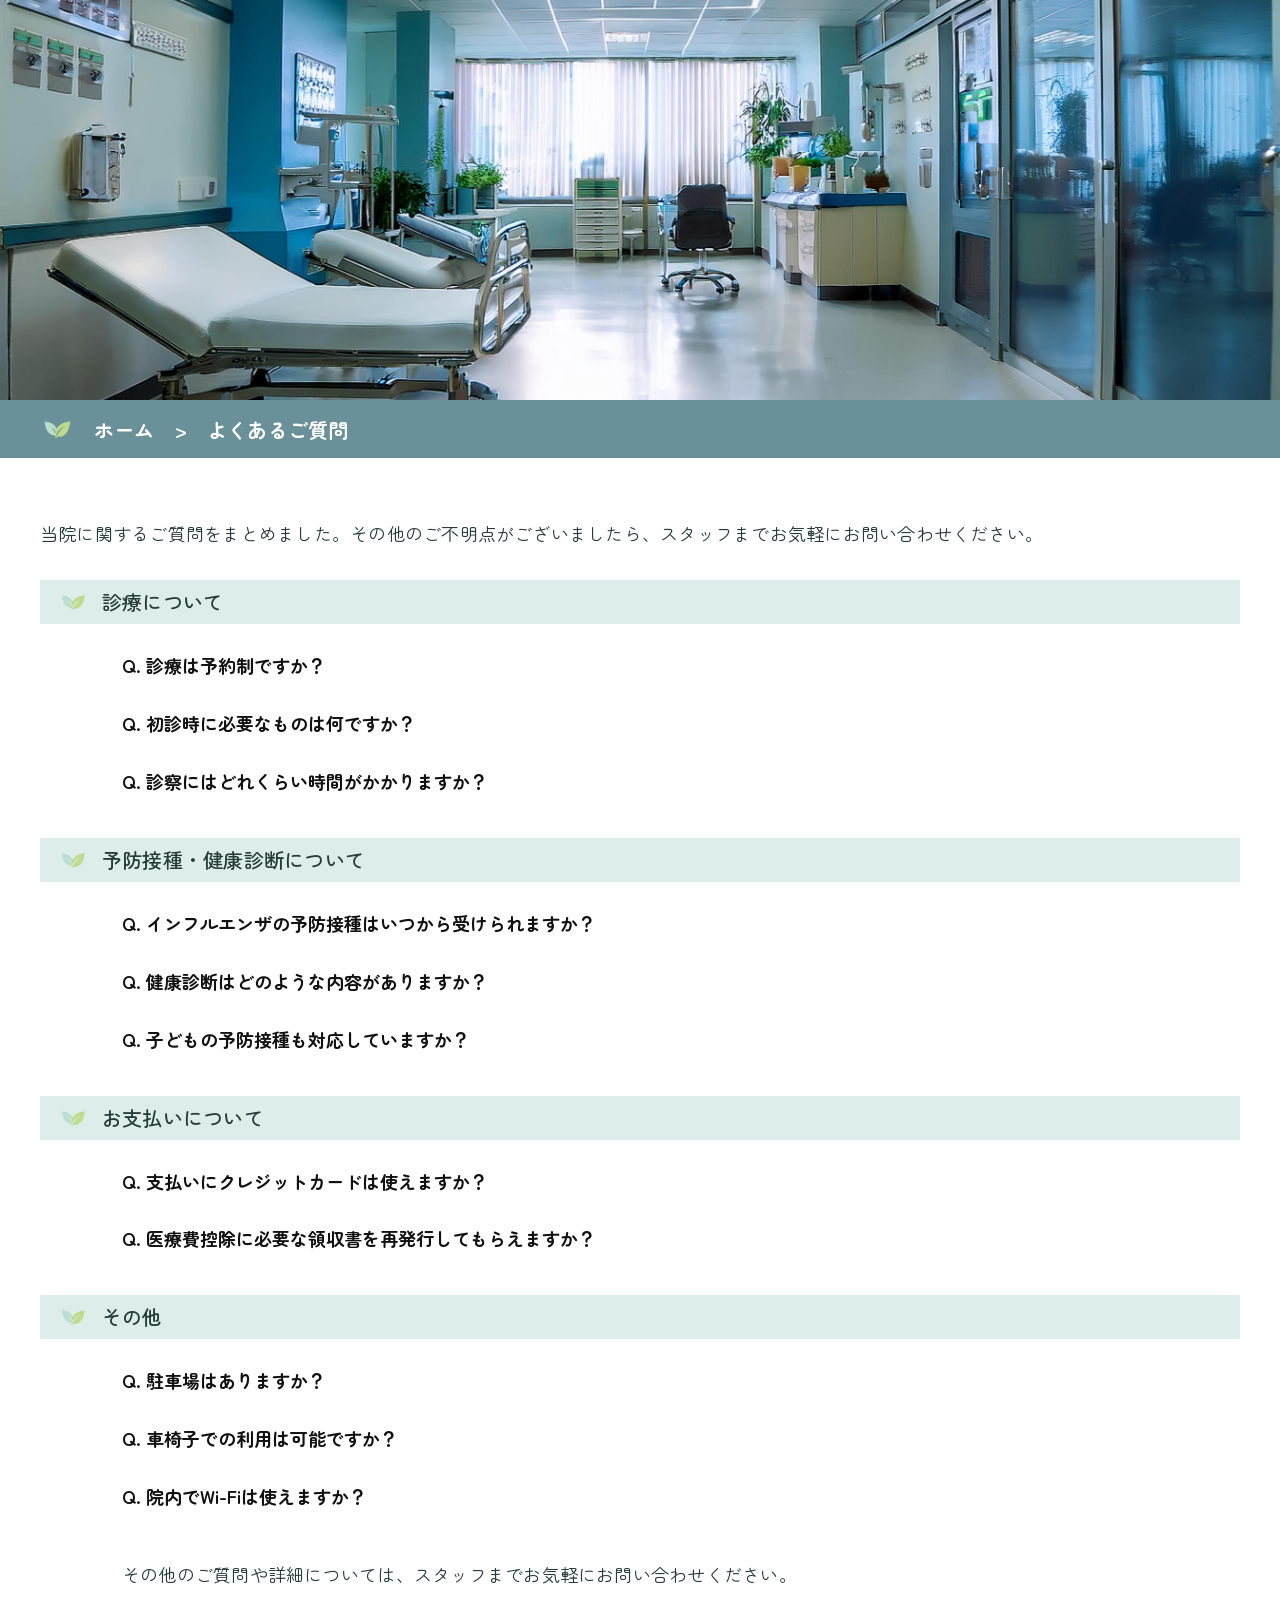
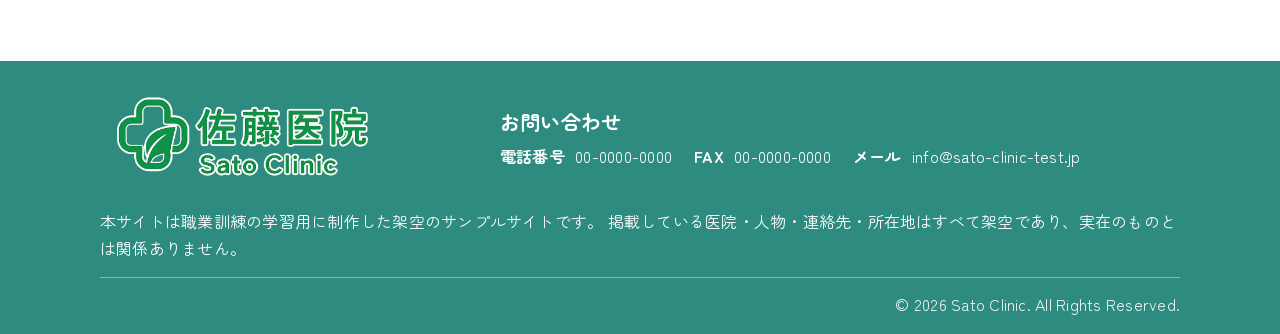
<file: faq.html>
<!doctype html>
<html lang="ja">

<head>
  <meta charset="utf-8">
  <meta name="viewport" content="width=device-width, initial-scale=1">
  <meta name="robots" content="noindex, nofollow">
  <title>よくあるご質問｜佐藤医院</title>
  <link rel="preconnect" href="https://fonts.googleapis.com">
  <link rel="preconnect" href="https://fonts.gstatic.com" crossorigin>
  <link href="https://fonts.googleapis.com/css2?family=Zen+Maru+Gothic:wght@400;500;700&display=swap" rel="stylesheet">
  <link rel="stylesheet" href="./assets/css/style.css">
</head>

<body class="subpage faq-page">
  <header class="subpage-hero" aria-label="よくあるご質問">
    <img src="./assets/images/faq_hero.jpg" alt="佐藤医院の診療室">
  </header>

  <nav class="breadcrumb" aria-label="パンくずリスト">
    <div class="breadcrumb__inner">
      <img src="./assets/images/LEAF_B&G.png" alt="">
      <a href="./index.html">ホーム</a>
      <span aria-hidden="true">&gt;</span>
      <span>よくあるご質問</span>
    </div>
  </nav>

  <main class="faq-main">
    <div class="faq-content">
      <p class="faq-lead">当院に関するご質問をまとめました。その他のご不明点がございましたら、スタッフまでお気軽にお問い合わせください。</p>

      <section class="faq-group" aria-labelledby="faq-medical">
        <h2 id="faq-medical"><img src="./assets/images/LEAF_B&G.png" alt="">診療について</h2>
        <div class="faq-list">
          <article class="faq-item">
            <h3><button class="faq-question" type="button" aria-expanded="false" aria-controls="faq-answer-1">Q. 診療は予約制ですか？</button></h3>
            <p class="faq-answer" id="faq-answer-1" hidden>A. 一般診療は予約なしでも受け付けていますが、予約優先制となっております。予防接種や健康診断などは完全予約制です。お電話またはWeb予約をご利用ください。</p>
          </article>
          <article class="faq-item">
            <h3><button class="faq-question" type="button" aria-expanded="false" aria-controls="faq-answer-2">Q. 初診時に必要なものは何ですか？</button></h3>
            <p class="faq-answer" id="faq-answer-2" hidden>A. 健康保険証、お薬手帳（お持ちの方）、診療情報提供書（紹介状）があればご持参ください。また、問診票を事前にご記入いただけると受付がスムーズです。</p>
          </article>
          <article class="faq-item">
            <h3><button class="faq-question" type="button" aria-expanded="false" aria-controls="faq-answer-3">Q. 診察にはどれくらい時間がかかりますか？</button></h3>
            <p class="faq-answer" id="faq-answer-3" hidden>A. 症状や混雑状況によりますが、目安として30分〜1時間程度です。事前に混雑状況をお問い合わせいただくことをお勧めします。</p>
          </article>
        </div>
      </section>

      <section class="faq-group" aria-labelledby="faq-prevention">
        <h2 id="faq-prevention"><img src="./assets/images/LEAF_B&G.png" alt="">予防接種・健康診断について</h2>
        <div class="faq-list">
          <article class="faq-item">
            <h3><button class="faq-question" type="button" aria-expanded="false" aria-controls="faq-answer-4">Q. インフルエンザの予防接種はいつから受けられますか？</button></h3>
            <p class="faq-answer" id="faq-answer-4" hidden>A. 例年10月中旬頃から接種を開始します。予約受付は9月末から行っておりますので、詳しくはお知らせをご確認ください。</p>
          </article>
          <article class="faq-item">
            <h3><button class="faq-question" type="button" aria-expanded="false" aria-controls="faq-answer-5">Q. 健康診断はどのような内容がありますか？</button></h3>
            <p class="faq-answer" id="faq-answer-5" hidden>A. 一般的な健康診断から生活習慣病予防検診まで対応しております。採血、尿検査、心電図、胸部レントゲンなどが含まれます。詳しくはスタッフまでお問い合わせください。</p>
          </article>
          <article class="faq-item">
            <h3><button class="faq-question" type="button" aria-expanded="false" aria-controls="faq-answer-6">Q. 子どもの予防接種も対応していますか？</button></h3>
            <p class="faq-answer" id="faq-answer-6" hidden>A. 当院では、小児用の予防接種（例：MRワクチン、ヒブワクチンなど）も実施しております。スケジュールについてはお問い合わせください。</p>
          </article>
        </div>
      </section>

      <section class="faq-group" aria-labelledby="faq-payment">
        <h2 id="faq-payment"><img src="./assets/images/LEAF_B&G.png" alt="">お支払いについて</h2>
        <div class="faq-list">
          <article class="faq-item">
            <h3><button class="faq-question" type="button" aria-expanded="false" aria-controls="faq-answer-7">Q. 支払いにクレジットカードは使えますか？</button></h3>
            <p class="faq-answer" id="faq-answer-7" hidden>A. はい、当院では現金、クレジットカード（一部カードを除く）、電子マネーに対応しております。詳しくは受付にてお尋ねください。</p>
          </article>
          <article class="faq-item">
            <h3><button class="faq-question" type="button" aria-expanded="false" aria-controls="faq-answer-8">Q. 医療費控除に必要な領収書を再発行してもらえますか？</button></h3>
            <p class="faq-answer" id="faq-answer-8" hidden>A. はい、再発行可能です。ただし、再発行には日数をいただく場合がありますのでご了承ください。</p>
          </article>
        </div>
      </section>

      <section class="faq-group" aria-labelledby="faq-other">
        <h2 id="faq-other"><img src="./assets/images/LEAF_B&G.png" alt="">その他</h2>
        <div class="faq-list">
          <article class="faq-item">
            <h3><button class="faq-question" type="button" aria-expanded="false" aria-controls="faq-answer-9">Q. 駐車場はありますか？</button></h3>
            <p class="faq-answer" id="faq-answer-9" hidden>A. はい、当院専用の無料駐車場が10台分ございます。満車の場合は近隣のコインパーキングをご利用ください。</p>
          </article>
          <article class="faq-item">
            <h3><button class="faq-question" type="button" aria-expanded="false" aria-controls="faq-answer-10">Q. 車椅子での利用は可能ですか？</button></h3>
            <p class="faq-answer" id="faq-answer-10" hidden>A. 可能です。エントランスはバリアフリー設計となっており、スロープもご用意しております。また、院内には車椅子で移動可能なスペースを確保しています。</p>
          </article>
          <article class="faq-item">
            <h3><button class="faq-question" type="button" aria-expanded="false" aria-controls="faq-answer-11">Q. 院内でWi-Fiは使えますか？</button></h3>
            <p class="faq-answer" id="faq-answer-11" hidden>A. はい、当院では無料Wi-Fiを提供しております。パスワードは受付でお知らせいたします。</p>
          </article>
        </div>
      </section>

      <p class="faq-closing">その他のご質問や詳細については、スタッフまでお気軽にお問い合わせください。</p>
    </div>
  </main>

  <button class="back-to-top" type="button" aria-label="ページトップへ戻る"><span aria-hidden="true"></span></button>
  <footer class="footer">
    <div class="footer__inner">
      <div class="footer__brand">
        <a href="./index.html" class="footer__logo" aria-label="佐藤医院 トップページへ">
          <img src="./assets/images/logo.png" alt="佐藤医院 Sato Clinic">
        </a>
        <span>地域に根ざした医療</span>
      </div>
      <div class="footer__contact" aria-label="お問い合わせ">
        <h2>お問い合わせ</h2>
        <p class="footer__contact-note">その他、ご不明点があればお電話またはメールでお問い合わせください。</p>
        <div class="footer__contact-list">
          <span><b>電話番号</b> 00-0000-0000</span>
          <span><b>FAX</b> 00-0000-0000</span>
          <span><b>メール</b> info@sato-clinic-test.jp</span>
        </div>
      </div>
    </div>
    <p class="training-disclaimer">本サイトは職業訓練の学習用に制作した架空のサンプルサイトです。 掲載している医院・人物・連絡先・所在地はすべて架空であり、実在のものとは関係ありません。</p>
    <div class="footer__copyright">© 2026 Sato Clinic. All Rights Reserved.</div>
  </footer>
  <script src="./assets/js/main.js"></script>
</body>

</html>
</file>
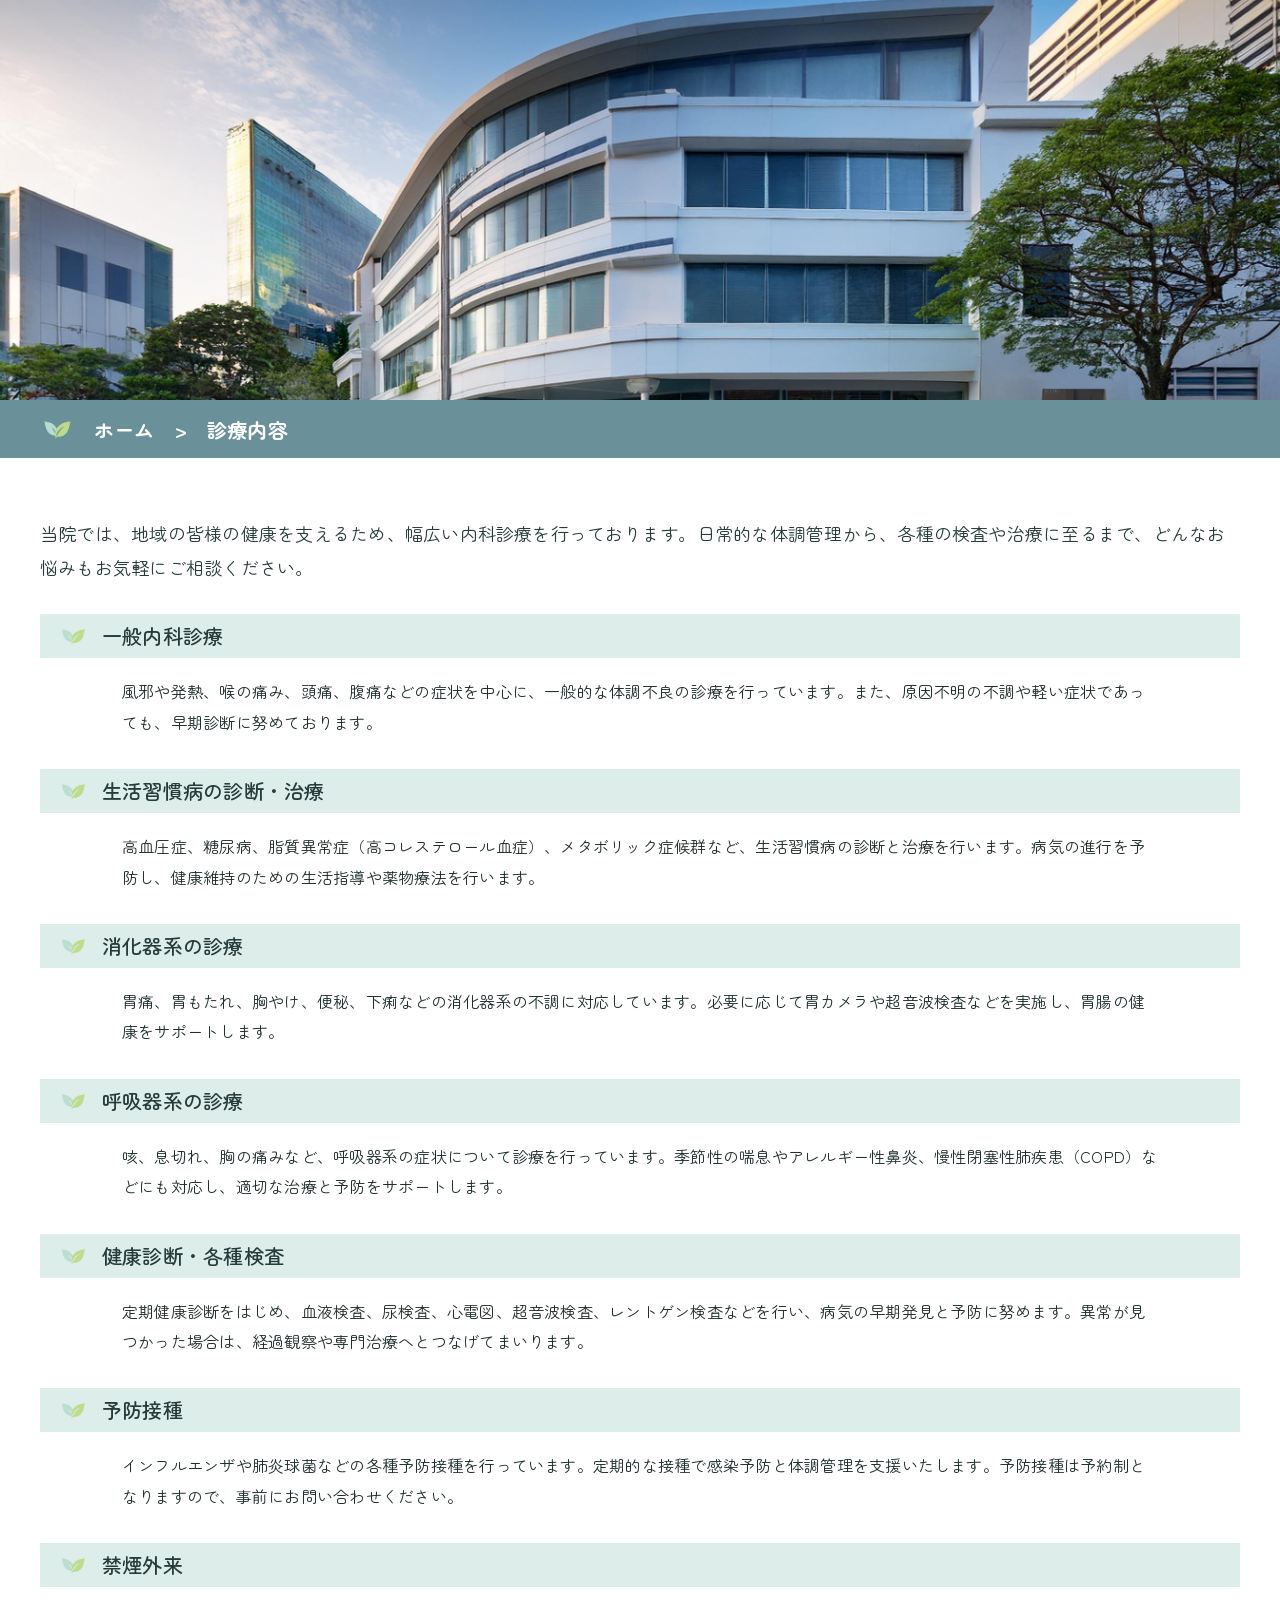
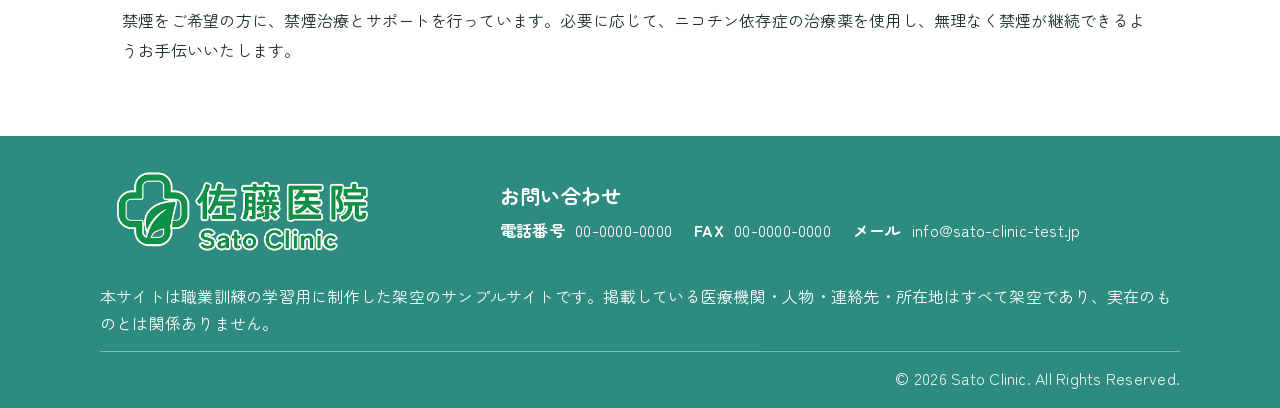
<file: medical.html>
<!doctype html>
<html lang="ja">

<head>
  <meta charset="utf-8">
  <meta name="viewport" content="width=device-width, initial-scale=1">
  <meta name="robots" content="noindex, nofollow">
  <title>診療内容｜佐藤医院</title>
  <link rel="preconnect" href="https://fonts.googleapis.com">
  <link rel="preconnect" href="https://fonts.gstatic.com" crossorigin>
  <link href="https://fonts.googleapis.com/css2?family=Zen+Maru+Gothic:wght@400;500;700&display=swap" rel="stylesheet">
  <link rel="stylesheet" href="./assets/css/style.css">
</head>

<body class="subpage medical-page">
  <header class="subpage-hero" aria-label="診療内容">
    <img src="./assets/images/hospital_1.jpg" alt="佐藤医院の外観">
  </header>

  <nav class="breadcrumb" aria-label="パンくずリスト">
    <div class="breadcrumb__inner">
      <img src="./assets/images/LEAF_B&amp;G.png" alt="">
      <a href="./index.html">ホーム</a>
      <span aria-hidden="true">&gt;</span>
      <span>診療内容</span>
    </div>
  </nav>

  <main class="faq-main">
    <div class="faq-content medical-content">
      <p class="faq-lead">当院では、地域の皆様の健康を支えるため、幅広い内科診療を行っております。日常的な体調管理から、各種の検査や治療に至るまで、どんなお悩みもお気軽にご相談ください。</p>

      <section class="medical-list" aria-label="診療内容">
          <article class="medical-item">
            <h2><img src="./assets/images/LEAF_B&amp;G.png" alt="">一般内科診療</h2>
            <p>風邪や発熱、喉の痛み、頭痛、腹痛などの症状を中心に、一般的な体調不良の診療を行っています。また、原因不明の不調や軽い症状であっても、早期診断に努めております。</p>
          </article>
          <article class="medical-item">
            <h2><img src="./assets/images/LEAF_B&amp;G.png" alt="">生活習慣病の診断・治療</h2>
            <p>高血圧症、糖尿病、脂質異常症（高コレステロール血症）、メタボリック症候群など、生活習慣病の診断と治療を行います。病気の進行を予防し、健康維持のための生活指導や薬物療法を行います。</p>
          </article>
          <article class="medical-item">
            <h2><img src="./assets/images/LEAF_B&amp;G.png" alt="">消化器系の診療</h2>
            <p>胃痛、胃もたれ、胸やけ、便秘、下痢などの消化器系の不調に対応しています。必要に応じて胃カメラや超音波検査などを実施し、胃腸の健康をサポートします。</p>
          </article>
          <article class="medical-item">
            <h2><img src="./assets/images/LEAF_B&amp;G.png" alt="">呼吸器系の診療</h2>
            <p>咳、息切れ、胸の痛みなど、呼吸器系の症状について診療を行っています。季節性の喘息やアレルギー性鼻炎、慢性閉塞性肺疾患（COPD）などにも対応し、適切な治療と予防をサポートします。</p>
          </article>
          <article class="medical-item">
            <h2><img src="./assets/images/LEAF_B&amp;G.png" alt="">健康診断・各種検査</h2>
            <p>定期健康診断をはじめ、血液検査、尿検査、心電図、超音波検査、レントゲン検査などを行い、病気の早期発見と予防に努めます。異常が見つかった場合は、経過観察や専門治療へとつなげてまいります。</p>
          </article>
          <article class="medical-item">
            <h2><img src="./assets/images/LEAF_B&amp;G.png" alt="">予防接種</h2>
            <p>インフルエンザや肺炎球菌などの各種予防接種を行っています。定期的な接種で感染予防と体調管理を支援いたします。予防接種は予約制となりますので、事前にお問い合わせください。</p>
          </article>
          <article class="medical-item">
            <h2><img src="./assets/images/LEAF_B&amp;G.png" alt="">禁煙外来</h2>
            <p>禁煙をご希望の方に、禁煙治療とサポートを行っています。必要に応じて、ニコチン依存症の治療薬を使用し、無理なく禁煙が継続できるようお手伝いいたします。</p>
          </article>
      </section>
    </div>
  </main>

  <button class="back-to-top" type="button" aria-label="ページトップへ戻る"><span aria-hidden="true"></span></button>
  <footer class="footer">
    <div class="footer__inner">
      <div class="footer__brand">
        <a href="./index.html" class="footer__logo" aria-label="佐藤医院 トップページへ">
          <img src="./assets/images/logo.png" alt="佐藤医院 Sato Clinic">
        </a>
        <span>地域に根ざした医療</span>
      </div>
      <div class="footer__contact" aria-label="お問い合わせ">
        <h2>お問い合わせ</h2>
        <p class="footer__contact-note">その他、ご不明点があれば電話またはメールでお問い合わせください。</p>
        <div class="footer__contact-list">
          <span><b>電話番号</b> 00-0000-0000</span>
          <span><b>FAX</b> 00-0000-0000</span>
          <span><b>メール</b> info@sato-clinic-test.jp</span>
        </div>
      </div>
    </div>
    <p class="training-disclaimer">本サイトは職業訓練の学習用に制作した架空のサンプルサイトです。掲載している医療機関・人物・連絡先・所在地はすべて架空であり、実在のものとは関係ありません。</p>
    <div class="footer__copyright">© 2026 Sato Clinic. All Rights Reserved.</div>
  </footer>
  <script src="./assets/js/main.js"></script>
</body>

</html>
</file>
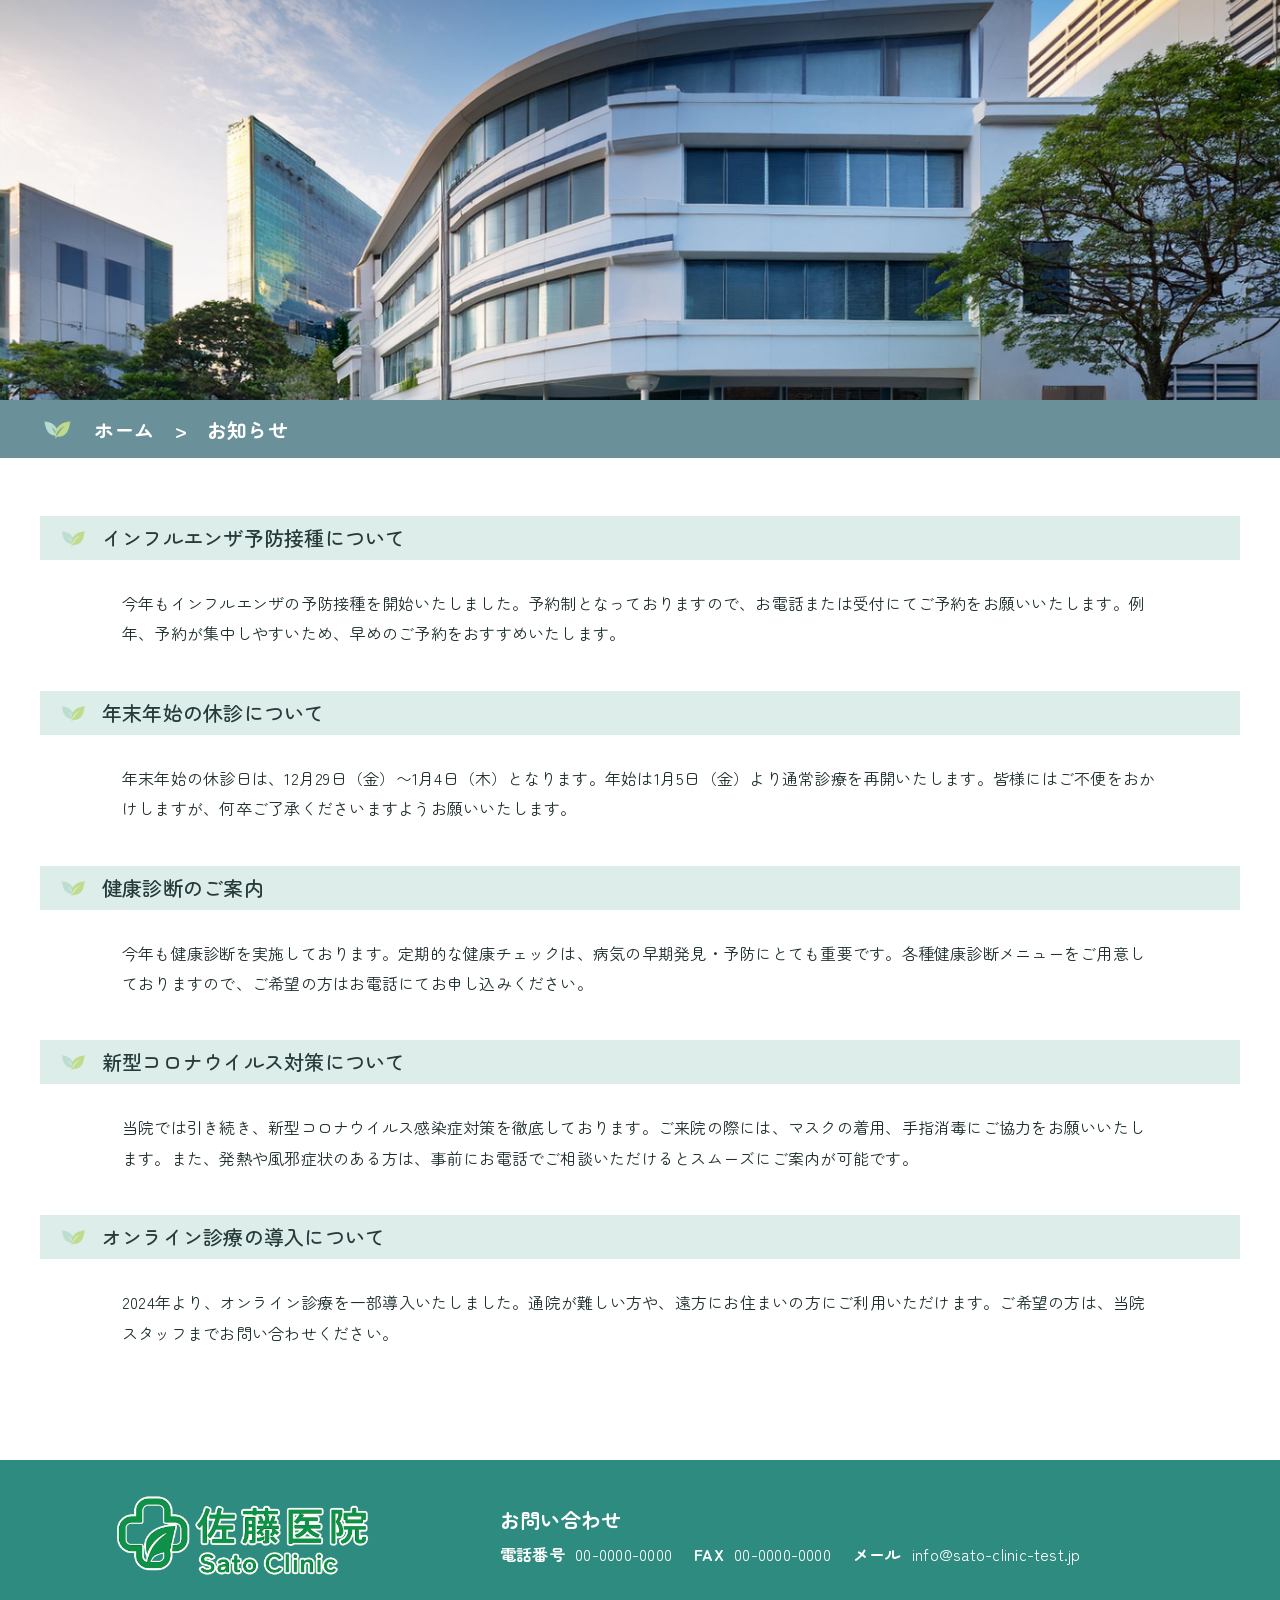
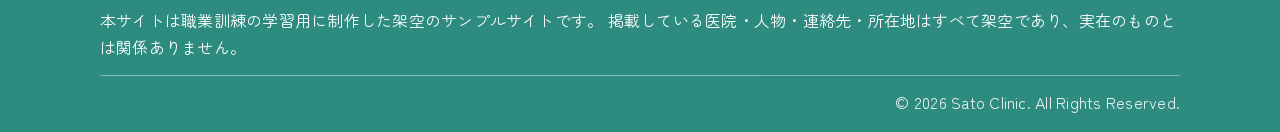
<file: news.html>
<!doctype html>
<html lang="ja">

<head>
  <meta charset="utf-8">
  <meta name="viewport" content="width=device-width, initial-scale=1">
  <meta name="robots" content="noindex, nofollow">
  <title>お知らせ｜佐藤医院</title>
  <link rel="preconnect" href="https://fonts.googleapis.com">
  <link rel="preconnect" href="https://fonts.gstatic.com" crossorigin>
  <link href="https://fonts.googleapis.com/css2?family=Zen+Maru+Gothic:wght@400;500;700&display=swap" rel="stylesheet">
  <link rel="stylesheet" href="./assets/css/style.css">
</head>

<body class="subpage news-page">
  <header class="subpage-hero" aria-label="お知らせ">
    <img src="./assets/images/hospital_1.jpg" alt="佐藤医院の外観">
  </header>

  <nav class="breadcrumb" aria-label="パンくずリスト">
    <div class="breadcrumb__inner">
      <img src="./assets/images/LEAF_B&G.png" alt="">
      <a href="./index.html">ホーム</a>
      <span aria-hidden="true">&gt;</span>
      <span>お知らせ</span>
    </div>
  </nav>

  <main class="faq-main">
    <div class="faq-content news-content">
      <section class="faq-group news-item" id="influenza" aria-labelledby="news-influenza">
        <h2 id="news-influenza"><img src="./assets/images/LEAF_B&G.png" alt="">インフルエンザ予防接種について</h2>
        <div class="news-body">
          <p>今年もインフルエンザの予防接種を開始いたしました。予約制となっておりますので、お電話または受付にてご予約をお願いいたします。例年、予約が集中しやすいため、早めのご予約をおすすめいたします。</p>
        </div>
      </section>

      <section class="faq-group news-item" id="new-year-holiday" aria-labelledby="news-new-year-holiday">
        <h2 id="news-new-year-holiday"><img src="./assets/images/LEAF_B&G.png" alt="">年末年始の休診について</h2>
        <div class="news-body">
          <p>年末年始の休診日は、12月29日（金）〜1月4日（木）となります。年始は1月5日（金）より通常診療を再開いたします。皆様にはご不便をおかけしますが、何卒ご了承くださいますようお願いいたします。</p>
        </div>
      </section>

      <section class="faq-group news-item" id="health-checkup" aria-labelledby="news-health-checkup">
        <h2 id="news-health-checkup"><img src="./assets/images/LEAF_B&G.png" alt="">健康診断のご案内</h2>
        <div class="news-body">
          <p>今年も健康診断を実施しております。定期的な健康チェックは、病気の早期発見・予防にとても重要です。各種健康診断メニューをご用意しておりますので、ご希望の方はお電話にてお申し込みください。</p>
        </div>
      </section>

      <section class="faq-group news-item" id="covid-19" aria-labelledby="news-covid-19">
        <h2 id="news-covid-19"><img src="./assets/images/LEAF_B&G.png" alt="">新型コロナウイルス対策について</h2>
        <div class="news-body">
          <p>当院では引き続き、新型コロナウイルス感染症対策を徹底しております。ご来院の際には、マスクの着用、手指消毒にご協力をお願いいたします。また、発熱や風邪症状のある方は、事前にお電話でご相談いただけるとスムーズにご案内が可能です。</p>
        </div>
      </section>

      <section class="faq-group news-item" id="online-medical" aria-labelledby="news-online-medical">
        <h2 id="news-online-medical"><img src="./assets/images/LEAF_B&G.png" alt="">オンライン診療の導入について</h2>
        <div class="news-body">
          <p>2024年より、オンライン診療を一部導入いたしました。通院が難しい方や、遠方にお住まいの方にご利用いただけます。ご希望の方は、当院スタッフまでお問い合わせください。</p>
        </div>
      </section>
    </div>
  </main>

  <button class="back-to-top" type="button" aria-label="ページトップへ戻る"><span aria-hidden="true"></span></button>
  <footer class="footer">
    <div class="footer__inner">
      <div class="footer__brand">
        <a href="./index.html" class="footer__logo" aria-label="佐藤医院 トップページへ">
          <img src="./assets/images/logo.png" alt="佐藤医院 Sato Clinic">
        </a>
        <span>地域に根ざした医療</span>
      </div>
      <div class="footer__contact" aria-label="お問い合わせ">
        <h2>お問い合わせ</h2>
        <p class="footer__contact-note">その他、ご不明点があればお電話またはメールでお問い合わせください。</p>
        <div class="footer__contact-list">
          <span><b>電話番号</b> 00-0000-0000</span>
          <span><b>FAX</b> 00-0000-0000</span>
          <span><b>メール</b> info@sato-clinic-test.jp</span>
        </div>
      </div>
    </div>
    <p class="training-disclaimer">本サイトは職業訓練の学習用に制作した架空のサンプルサイトです。 掲載している医院・人物・連絡先・所在地はすべて架空であり、実在のものとは関係ありません。</p>
    <div class="footer__copyright">© 2026 Sato Clinic. All Rights Reserved.</div>
  </footer>
  <script src="./assets/js/main.js"></script>
</body>

</html>
</file>
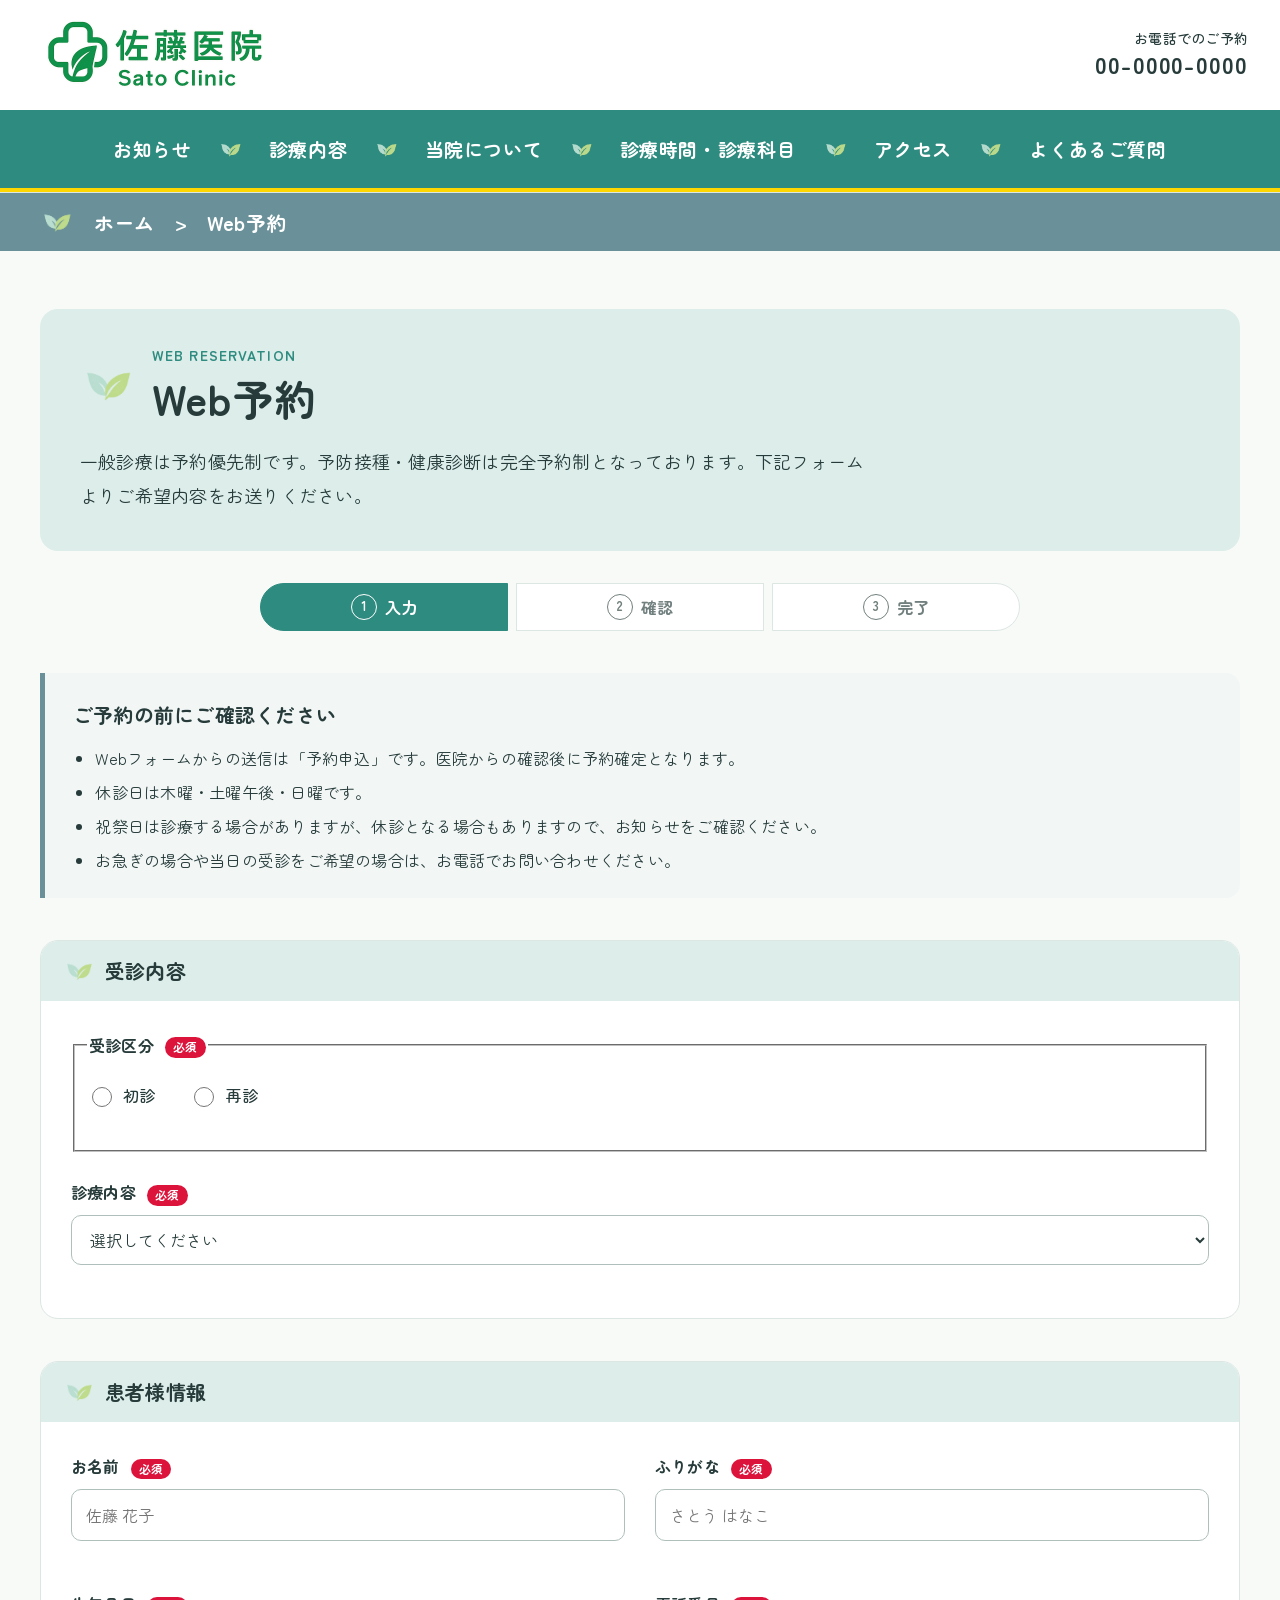
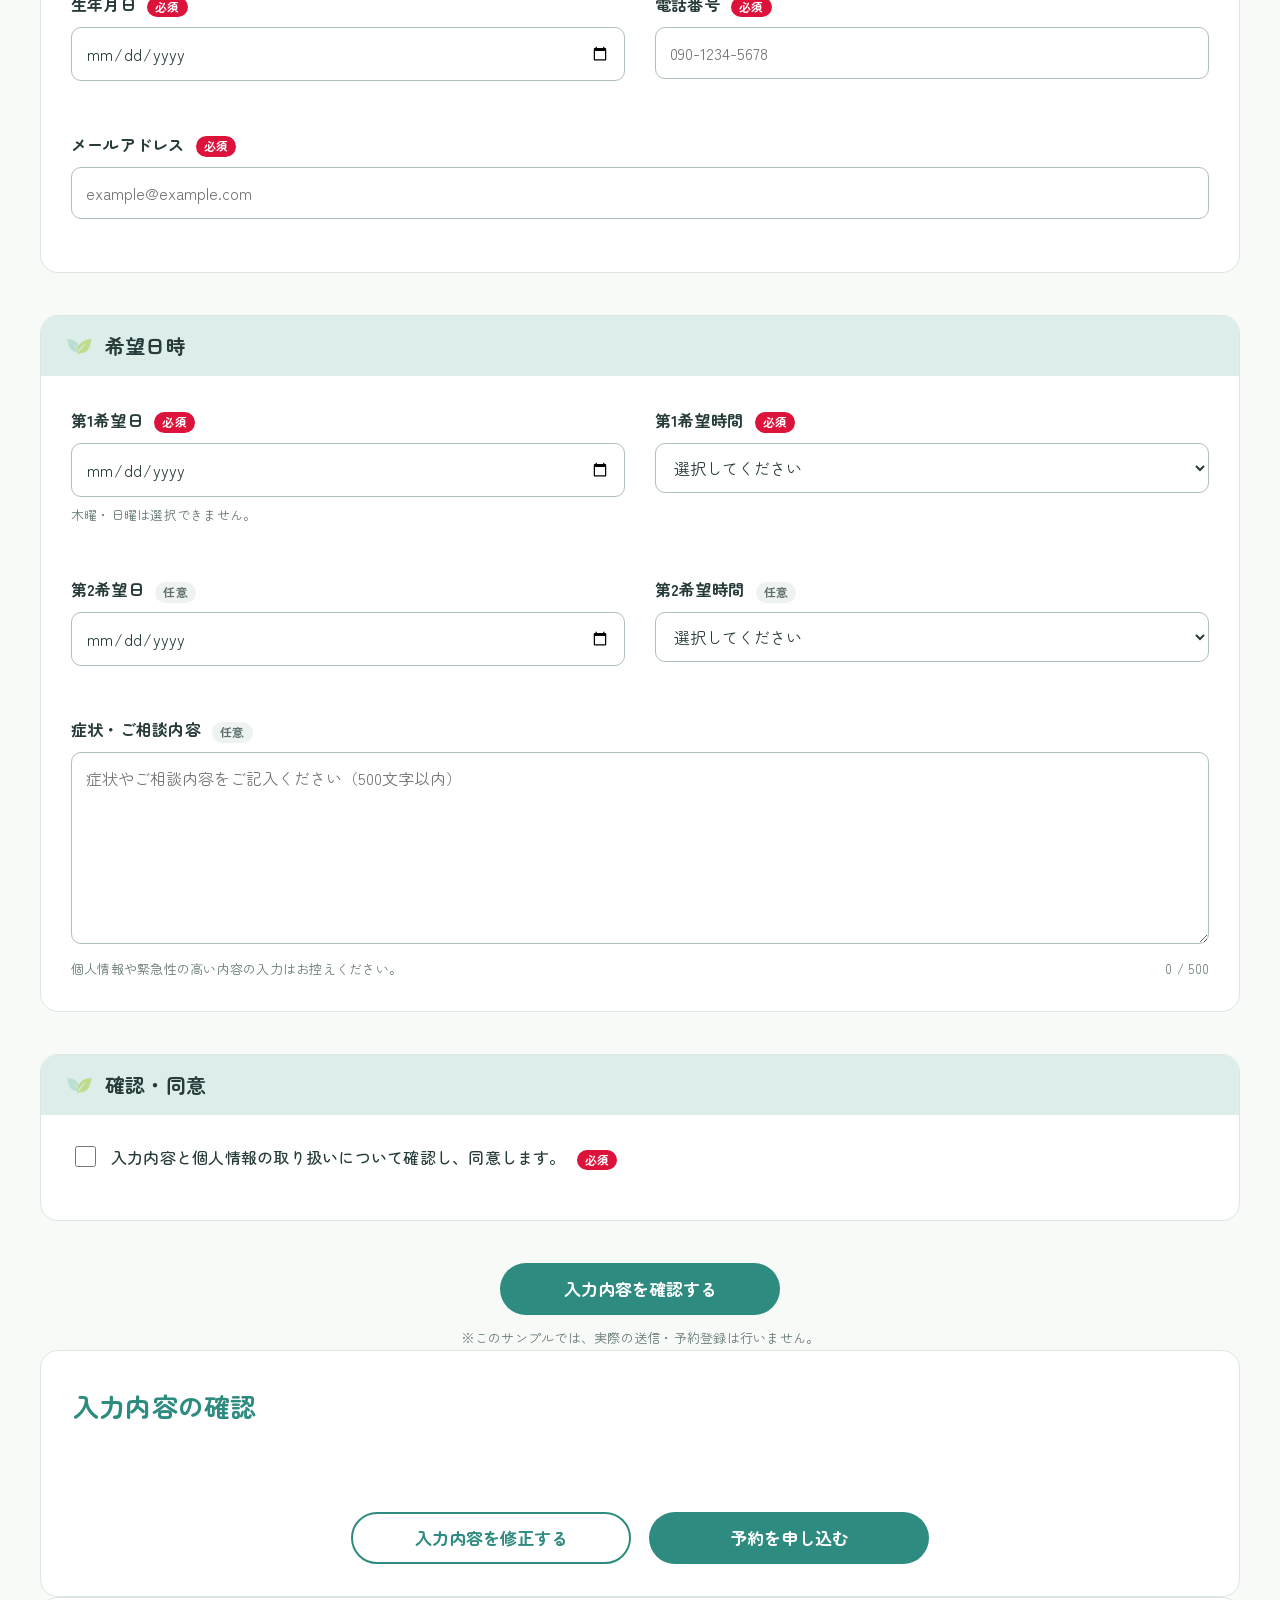
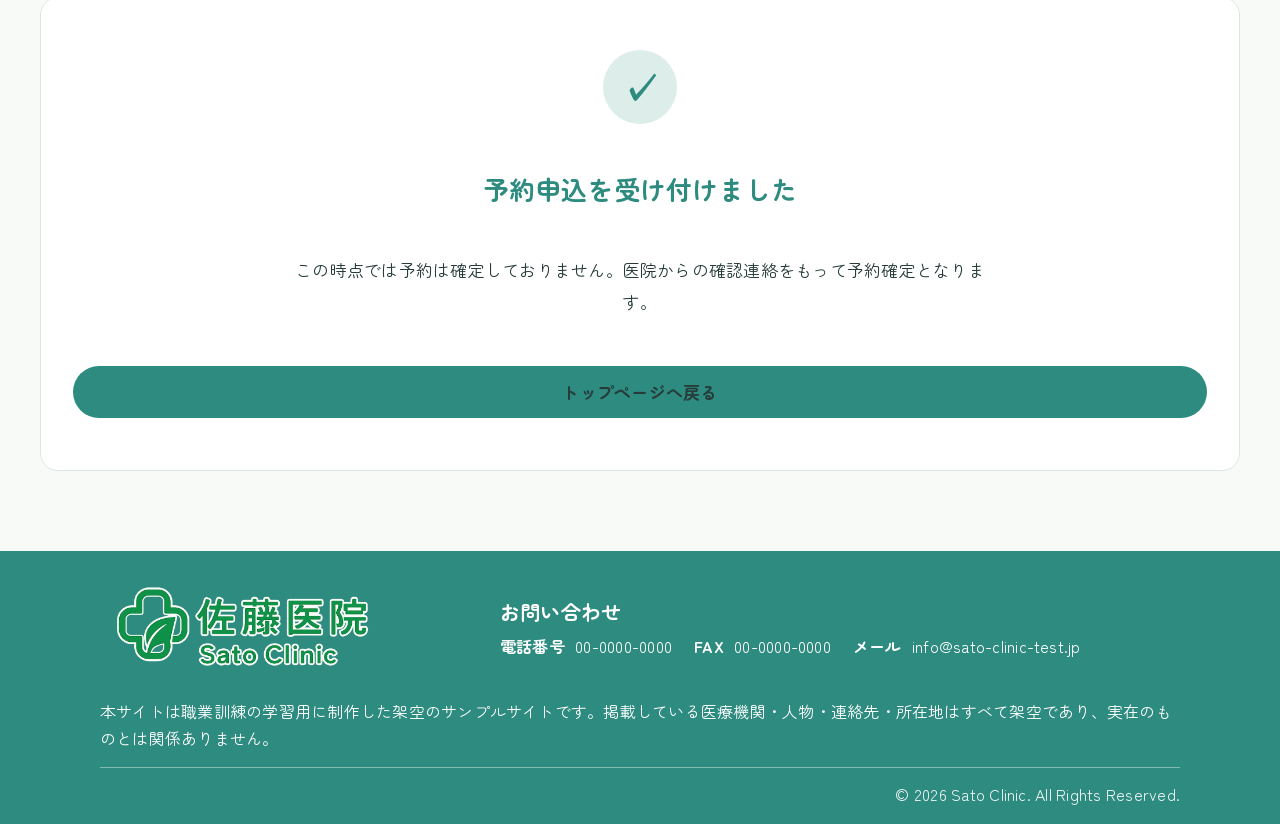
<file: reservation.html>
﻿<!doctype html>
<html lang="ja">
<head>
  <meta charset="utf-8">
  <meta name="viewport" content="width=device-width, initial-scale=1">
  <meta name="description" content="佐藤医院のWeb予約申込フォームです。一般診療、予防接種、健康診断の予約希望を受け付けています。">
  <title>Web予約 | 佐藤医院</title>
  <link rel="preconnect" href="https://fonts.googleapis.com">
  <link rel="preconnect" href="https://fonts.gstatic.com" crossorigin>
  <link href="https://fonts.googleapis.com/css2?family=Zen+Maru+Gothic:wght@400;500;700&display=swap" rel="stylesheet">
  <link rel="stylesheet" href="./assets/css/style.css">
  <link rel="stylesheet" href="./assets/css/reservation.css">
  <script src="./assets/js/reservation.js" defer></script>
  <script src="./assets/js/main.js" defer></script>
</head>
<body class="subpage reservation-page">
  <header class="reservation-header">
    <div class="reservation-header__inner">
      <a class="reservation-header__logo" href="./index.html" aria-label="佐藤医院 トップページへ">
        <img src="./assets/images/logo.png" alt="佐藤医院 Sato Clinic">
      </a>
      <a class="reservation-header__phone" href="tel:0000000000">お電話でのご予約<br><strong>00-0000-0000</strong></a>
      <button class="nav-toggle" type="button" aria-label="メニューを開く" aria-controls="main-navigation" aria-expanded="false">
        <span></span><span></span><span></span>
      </button>
    </div>

    <nav class="main-nav" id="main-navigation" aria-label="メインナビゲーション">
      <div class="main-nav__inner">
        <div class="nav-dropdown-group">
          <a href="./index.html#news">お知らせ</a>
          <div class="nav-dropdown-menu" aria-label="お知らせの項目">
            <a href="./news.html">お知らせページへ</a>
          </div>
        </div><img class="nav-leaf" src="./assets/images/LEAF_B&amp;G.png" alt="">
        <div class="nav-dropdown-group">
          <a href="./index.html#services">診療内容</a>
          <div class="nav-dropdown-menu" aria-label="診療内容の項目">
            <a href="./medical.html">診療内容ページへ</a>
          </div>
        </div><img class="nav-leaf" src="./assets/images/LEAF_B&amp;G.png" alt="">
        <div class="nav-dropdown-group">
          <a href="./index.html#about">当院について</a>
          <div class="nav-dropdown-menu" aria-label="当院についての項目">
            <a href="./about.html">当院についてページへ</a>
            <a href="./about.html#about-policy">診療方針</a>
            <a href="./about.html#about-community">地域に根ざした医療</a>
            <a href="./about.html#about-family">ご家族全員をサポート</a>
            <a href="./about.html#about-team">医療設備とチーム医療</a>
            <a href="./about.html#about-values">医院の理念・方針</a>
            <a href="./about.html#about-future">患者様とともに歩む未来</a>
            <a href="./about.html#about-staff-title">スタッフ紹介</a>
          </div>
        </div><img class="nav-leaf" src="./assets/images/LEAF_B&amp;G.png" alt="">
        <div class="nav-dropdown-group">
          <a href="./index.html#hours">診療時間・診療科目</a>
          <div class="nav-dropdown-menu" aria-label="診療時間・診療科目の項目">
            <a href="./clinic-info.html">診療時間・診療科目・所在地ページへ</a>
          </div>
        </div><img class="nav-leaf" src="./assets/images/LEAF_B&amp;G.png" alt="">
        <div class="nav-dropdown-group">
          <a href="./index.html#access">アクセス</a>
          <div class="nav-dropdown-menu" aria-label="アクセスの項目">
            <a href="./clinic-info.html">診療時間・診療科目・所在地ページへ</a>
          </div>
        </div><img class="nav-leaf" src="./assets/images/LEAF_B&amp;G.png" alt="">
        <div class="nav-dropdown-group">
          <a href="./faq.html">よくあるご質問</a>
          <div class="nav-dropdown-menu" aria-label="よくあるご質問の項目">
            <a href="./faq.html#faq-medical">診療について</a>
            <a href="./faq.html#faq-prevention">予防接種・健康診断について</a>
            <a href="./faq.html#faq-payment">お支払いについて</a>
            <a href="./faq.html#faq-other">その他</a>
          </div>
        </div>
      </div>
    </nav>
  </header>

  <nav class="breadcrumb" aria-label="パンくずリスト">
    <div class="breadcrumb__inner">
      <img src="./assets/images/LEAF_B&amp;G.png" alt="">
      <a href="./index.html">ホーム</a>
      <span aria-hidden="true">&gt;</span>
      <span aria-current="page">Web予約</span>
    </div>
  </nav>

  <main class="reservation-main">
    <section class="reservation-hero" aria-labelledby="reservation-title">
      <div class="reservation-title-row">
        <img src="./assets/images/LEAF_B&amp;G.png" alt="" aria-hidden="true">
        <div>
          <p class="reservation-eyebrow">WEB RESERVATION</p>
          <h1 id="reservation-title">Web予約</h1>
        </div>
      </div>
      <p class="reservation-lead">一般診療は予約優先制です。予防接種・健康診断は完全予約制となっております。下記フォームよりご希望内容をお送りください。</p>
    </section>

    <section class="reservation-status" aria-label="予約手続きの流れ">
      <ol class="step-list">
        <li class="is-active"><span>1</span>入力</li>
        <li><span>2</span>確認</li>
        <li><span>3</span>完了</li>
      </ol>
    </section>

    <section class="reservation-notice" aria-labelledby="notice-title">
      <h2 id="notice-title">ご予約の前にご確認ください</h2>
      <ul>
        <li>Webフォームからの送信は「予約申込」です。医院からの確認後に予約確定となります。</li>
        <li>休診日は木曜・土曜午後・日曜です。</li>
        <li>祝祭日は診療する場合がありますが、休診となる場合もありますので、お知らせをご確認ください。</li>
        <li>お急ぎの場合や当日の受診をご希望の場合は、お電話でお問い合わせください。</li>
      </ul>
    </section>

    <form class="reservation-form" id="reservation-form" novalidate>
      <section class="form-section" aria-labelledby="visit-title">
        <h2 id="visit-title"><img src="./assets/images/LEAF_B&amp;G.png" alt="">受診内容</h2>
        <div class="form-grid">
          <fieldset class="form-field form-field--full">
            <legend>受診区分 <span class="required">必須</span></legend>
            <div class="choice-row">
              <label><input type="radio" name="visitType" value="初診" required> 初診</label>
              <label><input type="radio" name="visitType" value="再診"> 再診</label>
            </div>
            <p class="field-error" data-error-for="visitType"></p>
          </fieldset>

          <div class="form-field form-field--full conditional-field" id="patient-number-field" hidden>
            <label for="patientNumber">診察券番号 <span class="optional">任意</span></label>
            <input id="patientNumber" name="patientNumber" type="text" inputmode="numeric" autocomplete="off" placeholder="例：123456">
            <p class="field-hint">診察券をお持ちの場合はご入力ください。</p>
          </div>

          <div class="form-field form-field--full">
            <label for="department">診療内容 <span class="required">必須</span></label>
            <select id="department" name="department" required>
              <option value="">選択してください</option>
              <option value="一般診療">一般診療</option>
              <option value="予防接種">予防接種</option>
              <option value="健康診断">健康診断</option>
              <option value="その他">その他</option>
            </select>
            <p class="field-error" data-error-for="department"></p>
          </div>

          <div class="form-field form-field--full conditional-field" id="vaccination-field" hidden>
            <label for="vaccination">希望する予防接種</label>
            <input id="vaccination" name="vaccination" type="text" placeholder="例：インフルエンザ予防接種">
          </div>

          <div class="form-field form-field--full conditional-field" id="checkup-field" hidden>
            <label for="checkup">健康診断の種類</label>
            <input id="checkup" name="checkup" type="text" placeholder="例：一般健康診断">
          </div>
        </div>
      </section>

      <section class="form-section" aria-labelledby="person-title">
        <h2 id="person-title"><img src="./assets/images/LEAF_B&amp;G.png" alt="">患者様情報</h2>
        <div class="form-grid">
          <div class="form-field">
            <label for="name">お名前 <span class="required">必須</span></label>
            <input id="name" name="name" type="text" autocomplete="name" required placeholder="佐藤 花子">
            <p class="field-error" data-error-for="name"></p>
          </div>
          <div class="form-field">
            <label for="kana">ふりがな <span class="required">必須</span></label>
            <input id="kana" name="kana" type="text" required placeholder="さとう はなこ">
            <p class="field-error" data-error-for="kana"></p>
          </div>
          <div class="form-field">
            <label for="birthdate">生年月日 <span class="required">必須</span></label>
            <input id="birthdate" name="birthdate" type="date" required>
            <p class="field-error" data-error-for="birthdate"></p>
          </div>
          <div class="form-field">
            <label for="phone">電話番号 <span class="required">必須</span></label>
            <input id="phone" name="phone" type="tel" autocomplete="tel" inputmode="tel" required placeholder="090-1234-5678">
            <p class="field-error" data-error-for="phone"></p>
          </div>
          <div class="form-field form-field--full">
            <label for="email">メールアドレス <span class="required">必須</span></label>
            <input id="email" name="email" type="email" autocomplete="email" required placeholder="example@example.com">
            <p class="field-error" data-error-for="email"></p>
          </div>
        </div>
      </section>

      <section class="form-section" aria-labelledby="date-title">
        <h2 id="date-title"><img src="./assets/images/LEAF_B&amp;G.png" alt="">希望日時</h2>
        <div class="form-grid">
          <div class="form-field">
            <label for="date1">第1希望日 <span class="required">必須</span></label>
            <input id="date1" name="date1" type="date" required>
            <p class="field-hint">木曜・日曜は選択できません。</p>
            <p class="field-error" data-error-for="date1"></p>
          </div>
          <div class="form-field">
            <label for="time1">第1希望時間 <span class="required">必須</span></label>
            <select id="time1" name="time1" required>
              <option value="">選択してください</option>
              <option value="9:00〜10:00">9:00〜10:00</option>
              <option value="10:00〜11:00">10:00〜11:00</option>
              <option value="11:00〜12:00">11:00〜12:00</option>
              <option value="13:00〜14:00">13:00〜14:00</option>
              <option value="14:00〜15:00">14:00〜15:00</option>
              <option value="15:00〜16:00">15:00〜16:00</option>
              <option value="16:00〜17:00">16:00〜17:00</option>
              <option value="17:00〜18:00">17:00〜18:00</option>
            </select>
            <p class="field-error" data-error-for="time1"></p>
          </div>
          <div class="form-field">
            <label for="date2">第2希望日 <span class="optional">任意</span></label>
            <input id="date2" name="date2" type="date">
            <p class="field-error" data-error-for="date2"></p>
          </div>
          <div class="form-field">
            <label for="time2">第2希望時間 <span class="optional">任意</span></label>
            <select id="time2" name="time2">
              <option value="">選択してください</option>
              <option value="9:00〜10:00">9:00〜10:00</option>
              <option value="10:00〜11:00">10:00〜11:00</option>
              <option value="11:00〜12:00">11:00〜12:00</option>
              <option value="13:00〜14:00">13:00〜14:00</option>
              <option value="14:00〜15:00">14:00〜15:00</option>
              <option value="15:00〜16:00">15:00〜16:00</option>
              <option value="16:00〜17:00">16:00〜17:00</option>
              <option value="17:00〜18:00">17:00〜18:00</option>
            </select>
            <p class="field-error" data-error-for="time2"></p>
          </div>
          <div class="form-field form-field--full">
            <label for="message">症状・ご相談内容 <span class="optional">任意</span></label>
            <textarea id="message" name="message" maxlength="500" rows="6" placeholder="症状やご相談内容をご記入ください（500文字以内）"></textarea>
            <div class="textarea-meta"><span>個人情報や緊急性の高い内容の入力はお控えください。</span><span id="message-count">0 / 500</span></div>
          </div>
        </div>
      </section>

      <section class="form-section consent-section" aria-labelledby="consent-title">
        <h2 id="consent-title"><img src="./assets/images/LEAF_B&amp;G.png" alt="">確認・同意</h2>
        <label class="consent-check">
          <input id="consent" name="consent" type="checkbox" required>
          <span>入力内容と個人情報の取り扱いについて確認し、同意します。 <strong class="required">必須</strong></span>
        </label>
        <p class="field-error" data-error-for="consent"></p>
      </section>

      <div class="form-actions">
        <button class="reservation-button" type="submit">入力内容を確認する</button>
        <p class="form-actions__note">※このサンプルでは、実際の送信・予約登録は行いません。</p>
      </div>
    </form>

    <section class="confirmation-panel" id="confirmation-panel" hidden aria-live="polite">
      <h2>入力内容の確認</h2>
      <div id="confirmation-content"></div>
      <div class="confirmation-actions">
        <button class="reservation-button reservation-button--secondary" type="button" id="back-button">入力内容を修正する</button>
        <button class="reservation-button" type="button" id="complete-button">予約を申し込む</button>
      </div>
    </section>

    <section class="completion-panel" id="completion-panel" hidden aria-live="polite">
      <div class="completion-mark" aria-hidden="true">✓</div>
      <h2>予約申込を受け付けました</h2>
      <p>この時点では予約は確定しておりません。医院からの確認連絡をもって予約確定となります。</p>
      <a class="reservation-button" href="./index.html">トップページへ戻る</a>
    </section>
  </main>

  <button class="back-to-top" type="button" aria-label="ページトップへ戻る"><span aria-hidden="true"></span></button>
  <footer class="footer">
    <div class="footer__inner">
      <div class="footer__brand">
        <a href="./index.html" class="footer__logo" aria-label="佐藤医院 トップページへ">
          <img src="./assets/images/logo.png" alt="佐藤医院 Sato Clinic">
        </a>
        <span>地域に根ざした医療</span>
      </div>
      <div class="footer__contact" aria-label="お問い合わせ">
        <h2>お問い合わせ</h2>
        <p class="footer__contact-note">その他、ご不明点があればお電話またはメールでお問い合わせください。</p>
        <div class="footer__contact-list">
          <span><b>電話番号</b> 00-0000-0000</span>
          <span><b>FAX</b> 00-0000-0000</span>
          <span><b>メール</b> info@sato-clinic-test.jp</span>
        </div>
      </div>
    </div>
    <p class="training-disclaimer">本サイトは職業訓練の学習用に制作した架空のサンプルサイトです。掲載している医療機関・人物・連絡先・所在地はすべて架空であり、実在のものとは関係ありません。</p>
    <div class="footer__copyright">© 2026 Sato Clinic. All Rights Reserved.</div>
  </footer>
</body>
</html>
</file>
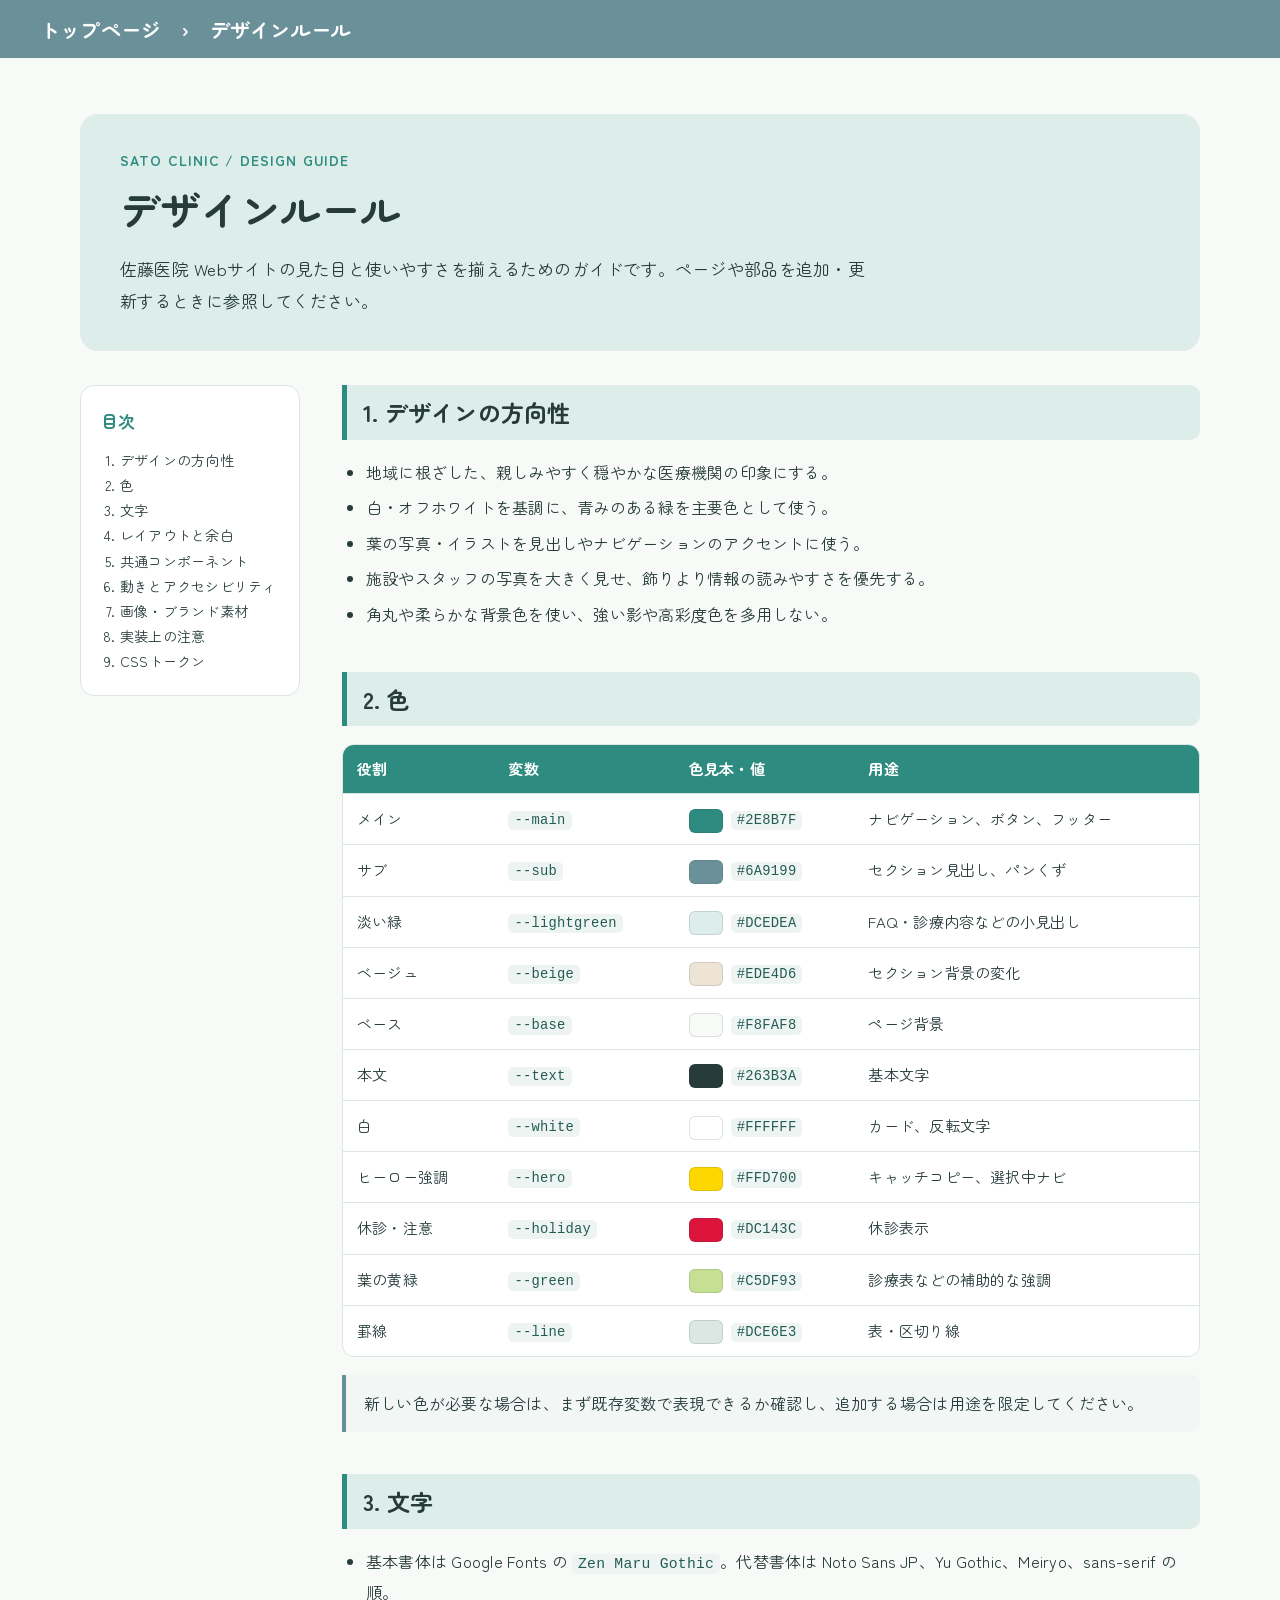
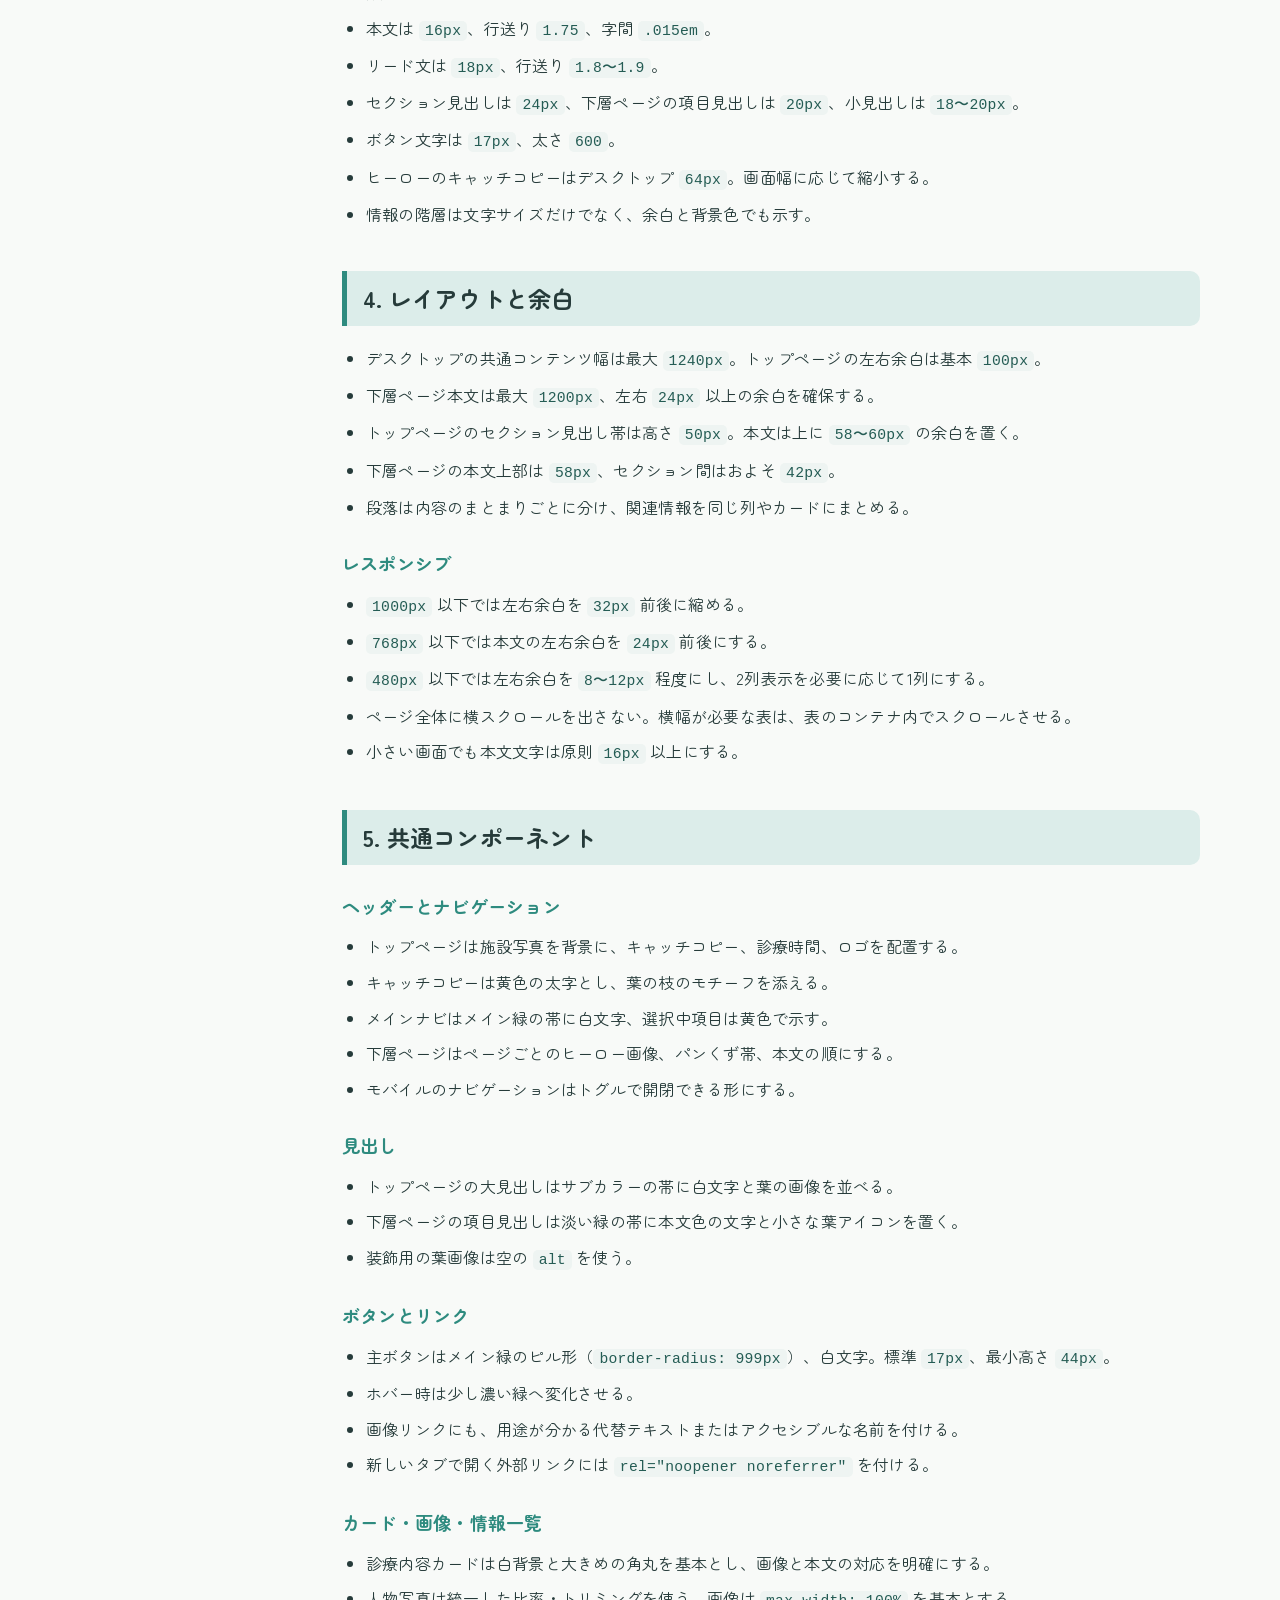
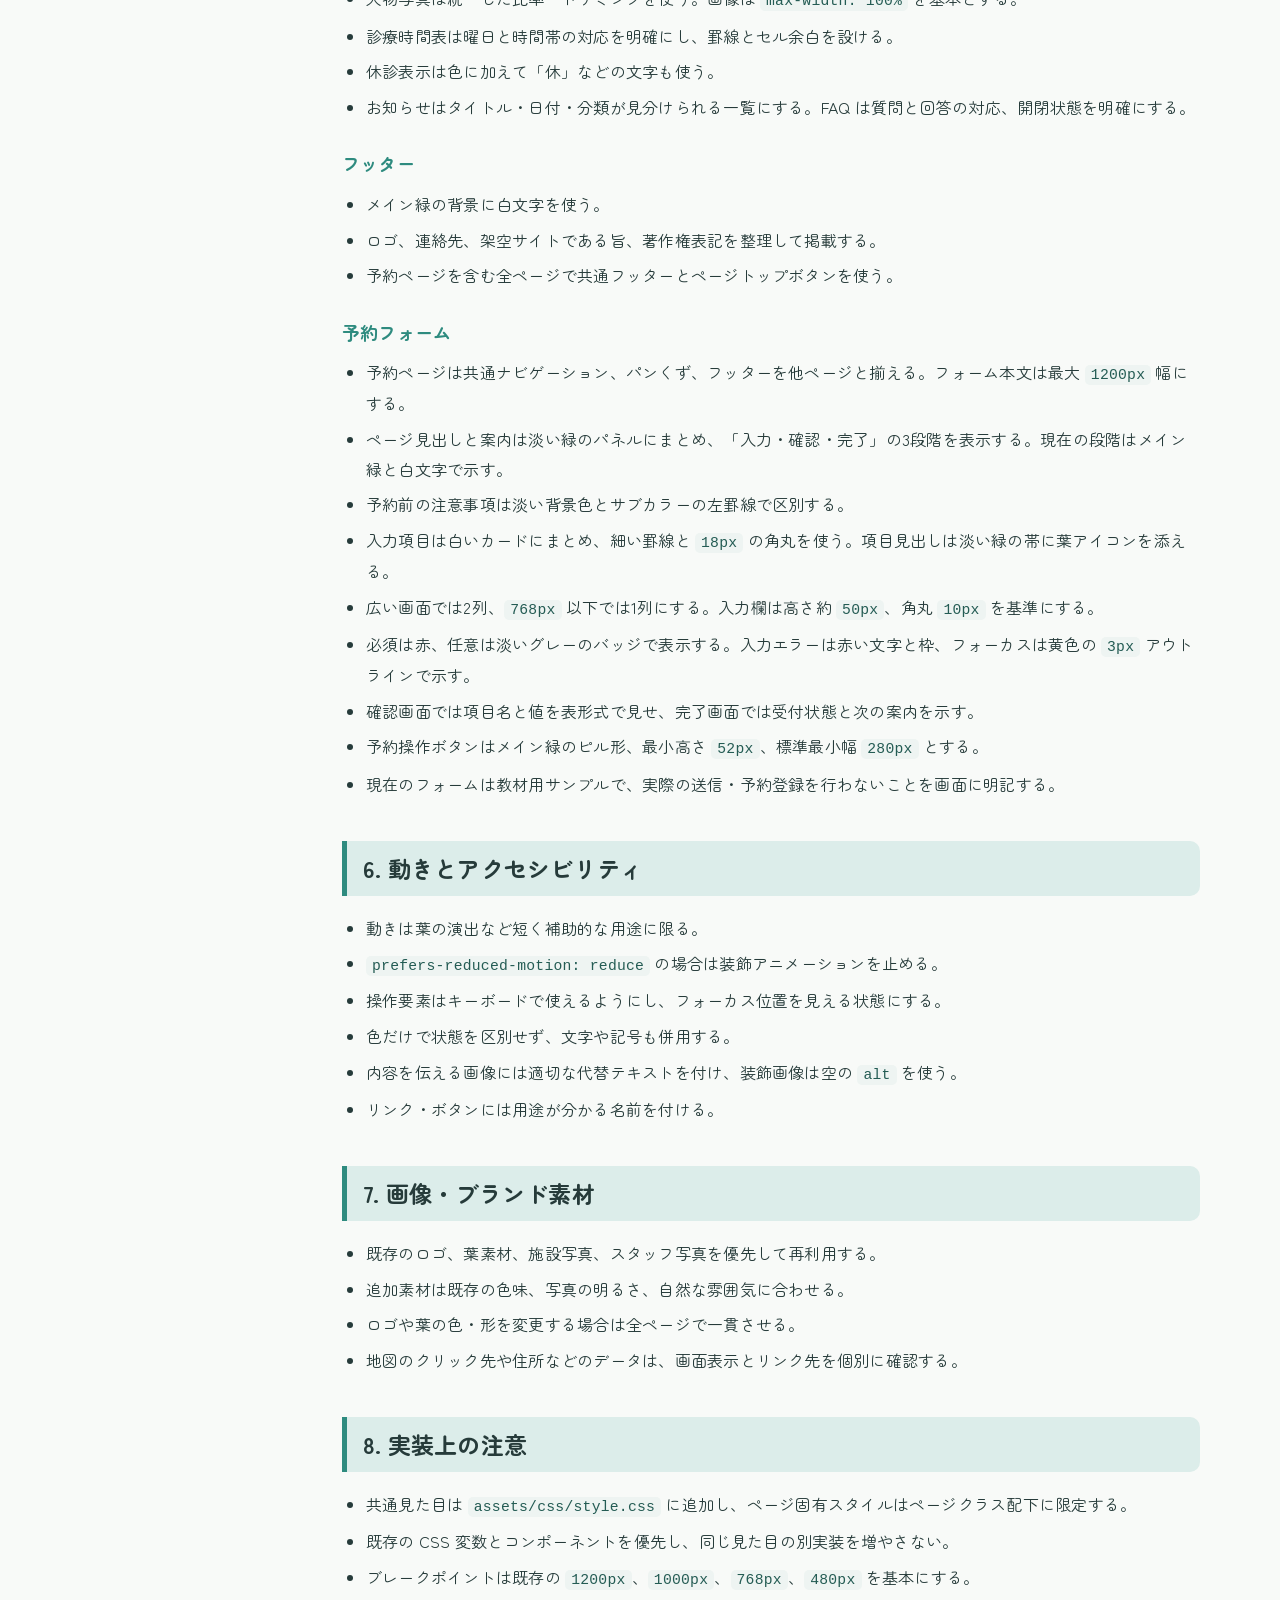
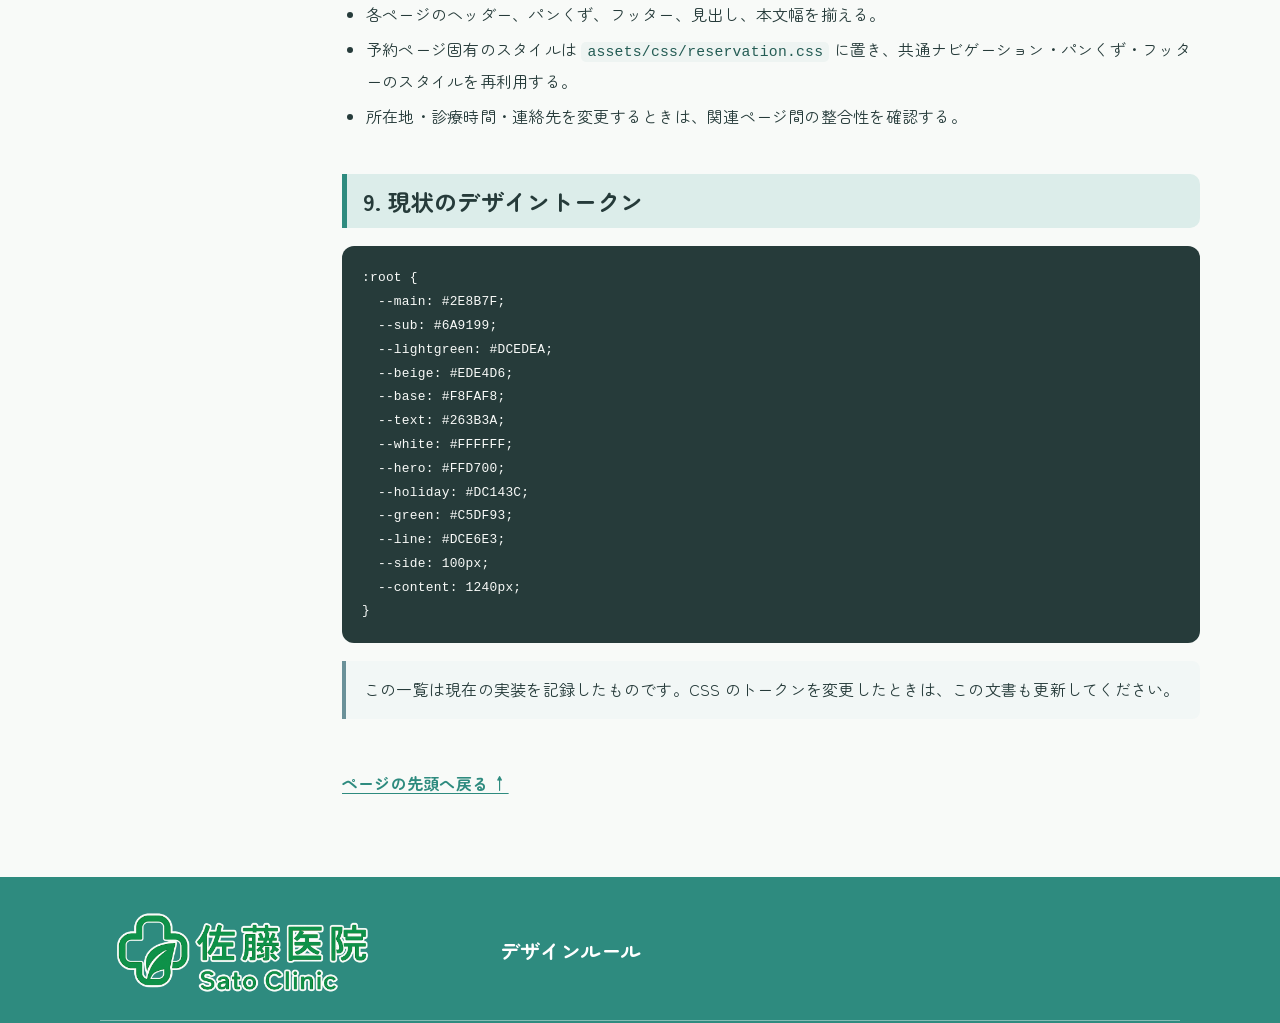
<file: docs/design-system.html>
<!doctype html>
<html lang="ja">

<head>
  <meta charset="utf-8">
  <meta name="viewport" content="width=device-width, initial-scale=1">
  <meta name="description" content="佐藤医院 Webサイトの配色、文字、レイアウト、コンポーネントに関するデザインルール。">
  <title>デザインルール | 佐藤医院</title>
  <link rel="preconnect" href="https://fonts.googleapis.com">
  <link rel="preconnect" href="https://fonts.gstatic.com" crossorigin>
  <link href="https://fonts.googleapis.com/css2?family=Zen+Maru+Gothic:wght@400;500;700&display=swap" rel="stylesheet">
  <link rel="stylesheet" href="../assets/css/style.css">
  <style>
    .design-doc {
      width: min(1120px, calc(100% - 48px));
      margin: 0 auto;
      padding: 56px 0 80px;
    }

    .design-doc__header {
      margin-bottom: 34px;
      padding: 34px 40px;
      border-radius: 18px;
      background: var(--lightgreen);
    }

    .design-doc__eyebrow {
      margin: 0 0 8px;
      color: var(--main);
      font-size: 14px;
      font-weight: 700;
      letter-spacing: .08em;
    }

    .design-doc h1 {
      margin: 0;
      color: var(--text);
      font-size: clamp(28px, 4vw, 40px);
      line-height: 1.4;
    }

    .design-doc__intro {
      max-width: 760px;
      margin: 16px 0 0;
      font-size: 17px;
      line-height: 1.9;
    }

    .design-doc__layout {
      display: grid;
      grid-template-columns: 220px minmax(0, 1fr);
      gap: 42px;
      align-items: start;
    }

    .design-doc__toc {
      position: sticky;
      top: 24px;
      padding: 20px;
      border: 1px solid var(--line);
      border-radius: 14px;
      background: #fff;
    }

    .design-doc__toc h2 {
      margin: 0 0 12px;
      color: var(--main);
      font-size: 17px;
    }

    .design-doc__toc ol {
      margin: 0;
      padding-left: 1.35em;
      font-size: 14px;
      line-height: 1.8;
    }

    .design-doc__toc a {
      text-decoration: underline;
      text-decoration-color: transparent;
      text-underline-offset: .18em;
    }

    .design-doc__toc a:hover,
    .design-doc__toc a:focus-visible {
      color: var(--main);
      text-decoration-color: currentColor;
    }

    .design-doc__content {
      min-width: 0;
    }

    .design-doc__section {
      margin: 0 0 42px;
      scroll-margin-top: 24px;
    }

    .design-doc__section > h2 {
      margin: 0 0 18px;
      padding: 10px 16px;
      border-left: 5px solid var(--main);
      border-radius: 0 10px 10px 0;
      background: var(--lightgreen);
      color: var(--text);
      font-size: 23px;
      line-height: 1.5;
    }

    .design-doc__section h3 {
      margin: 26px 0 10px;
      color: var(--main);
      font-size: 18px;
    }

    .design-doc__section p,
    .design-doc__section li {
      font-size: 16px;
      line-height: 1.85;
    }

    .design-doc__section p {
      margin: 10px 0;
    }

    .design-doc__section ul {
      margin: 10px 0;
      padding-left: 1.5em;
    }

    .design-doc__section li + li {
      margin-top: 6px;
    }

    .design-doc__table-wrap {
      overflow-x: auto;
      border: 1px solid var(--line);
      border-radius: 12px;
      background: #fff;
    }

    .design-doc table {
      width: 100%;
      border-collapse: collapse;
      font-size: 15px;
    }

    .design-doc th,
    .design-doc td {
      padding: 11px 14px;
      border-bottom: 1px solid var(--line);
      text-align: left;
      vertical-align: middle;
    }

    .design-doc thead th {
      background: var(--main);
      color: #fff;
      font-weight: 700;
      white-space: nowrap;
    }

    .design-doc tbody tr:last-child td {
      border-bottom: 0;
    }

    .design-doc code {
      padding: 2px 6px;
      border-radius: 5px;
      background: #eef4f2;
      color: #245c54;
      font-family: Consolas, "Yu Gothic", monospace;
      font-size: .92em;
    }

    .color-swatch {
      display: inline-block;
      width: 34px;
      height: 24px;
      margin-right: 8px;
      border: 1px solid rgba(38, 59, 58, .14);
      border-radius: 6px;
      vertical-align: middle;
    }

    .design-doc pre {
      overflow-x: auto;
      margin: 16px 0;
      padding: 20px;
      border-radius: 12px;
      background: #263B3A;
      color: #f8faf8;
      font-size: 14px;
      line-height: 1.7;
    }

    .design-doc pre code {
      padding: 0;
      background: transparent;
      color: inherit;
    }

    .design-doc__note {
      margin-top: 18px !important;
      padding: 14px 18px;
      border-left: 4px solid var(--sub);
      border-radius: 0 8px 8px 0;
      background: #f2f7f6;
    }

    .design-doc__top {
      display: inline-block;
      margin-top: 8px;
      color: var(--main);
      font-weight: 700;
      text-decoration: underline;
      text-underline-offset: .2em;
    }

    .design-doc a:focus-visible {
      outline: 3px solid var(--hero);
      outline-offset: 3px;
    }

    @media (max-width: 760px) {
      .design-doc {
        width: calc(100% - 32px);
        padding: 36px 0 56px;
      }

      .design-doc__header {
        padding: 26px 24px;
      }

      .design-doc__layout {
        grid-template-columns: 1fr;
        gap: 28px;
      }

      .design-doc__toc {
        position: static;
      }

      .design-doc__toc ol {
        columns: 2;
      }
    }

    @media (max-width: 480px) {
      .design-doc {
        width: calc(100% - 24px);
      }

      .design-doc__header {
        padding: 22px 18px;
      }

      .design-doc__toc ol {
        columns: 1;
      }

      .design-doc__section > h2 {
        font-size: 20px;
      }
    }
  </style>
</head>

<body class="subpage">
  <nav class="breadcrumb" aria-label="パンくずリスト">
    <div class="breadcrumb__inner">
      <a href="../index.html">トップページ</a>
      <span aria-hidden="true">›</span>
      <span aria-current="page">デザインルール</span>
    </div>
  </nav>

  <main class="design-doc">
    <header class="design-doc__header">
      <p class="design-doc__eyebrow">SATO CLINIC / DESIGN GUIDE</p>
      <h1>デザインルール</h1>
      <p class="design-doc__intro">佐藤医院 Webサイトの見た目と使いやすさを揃えるためのガイドです。ページや部品を追加・更新するときに参照してください。</p>
    </header>

    <div class="design-doc__layout">
      <nav class="design-doc__toc" aria-label="このページの目次">
        <h2>目次</h2>
        <ol>
          <li><a href="#direction">デザインの方向性</a></li>
          <li><a href="#colors">色</a></li>
          <li><a href="#type">文字</a></li>
          <li><a href="#layout">レイアウトと余白</a></li>
          <li><a href="#components">共通コンポーネント</a></li>
          <li><a href="#accessibility">動きとアクセシビリティ</a></li>
          <li><a href="#assets">画像・ブランド素材</a></li>
          <li><a href="#implementation">実装上の注意</a></li>
          <li><a href="#tokens">CSSトークン</a></li>
        </ol>
      </nav>

      <div class="design-doc__content">
        <section class="design-doc__section" id="direction">
          <h2>1. デザインの方向性</h2>
          <ul>
            <li>地域に根ざした、親しみやすく穏やかな医療機関の印象にする。</li>
            <li>白・オフホワイトを基調に、青みのある緑を主要色として使う。</li>
            <li>葉の写真・イラストを見出しやナビゲーションのアクセントに使う。</li>
            <li>施設やスタッフの写真を大きく見せ、飾りより情報の読みやすさを優先する。</li>
            <li>角丸や柔らかな背景色を使い、強い影や高彩度色を多用しない。</li>
          </ul>
        </section>

        <section class="design-doc__section" id="colors">
          <h2>2. 色</h2>
          <div class="design-doc__table-wrap">
            <table>
              <thead><tr><th>役割</th><th>変数</th><th>色見本・値</th><th>用途</th></tr></thead>
              <tbody>
                <tr><td>メイン</td><td><code>--main</code></td><td><span class="color-swatch" style="background:#2E8B7F"></span><code>#2E8B7F</code></td><td>ナビゲーション、ボタン、フッター</td></tr>
                <tr><td>サブ</td><td><code>--sub</code></td><td><span class="color-swatch" style="background:#6A9199"></span><code>#6A9199</code></td><td>セクション見出し、パンくず</td></tr>
                <tr><td>淡い緑</td><td><code>--lightgreen</code></td><td><span class="color-swatch" style="background:#DCEDEA"></span><code>#DCEDEA</code></td><td>FAQ・診療内容などの小見出し</td></tr>
                <tr><td>ベージュ</td><td><code>--beige</code></td><td><span class="color-swatch" style="background:#EDE4D6"></span><code>#EDE4D6</code></td><td>セクション背景の変化</td></tr>
                <tr><td>ベース</td><td><code>--base</code></td><td><span class="color-swatch" style="background:#F8FAF8"></span><code>#F8FAF8</code></td><td>ページ背景</td></tr>
                <tr><td>本文</td><td><code>--text</code></td><td><span class="color-swatch" style="background:#263B3A"></span><code>#263B3A</code></td><td>基本文字</td></tr>
                <tr><td>白</td><td><code>--white</code></td><td><span class="color-swatch" style="background:#FFFFFF"></span><code>#FFFFFF</code></td><td>カード、反転文字</td></tr>
                <tr><td>ヒーロー強調</td><td><code>--hero</code></td><td><span class="color-swatch" style="background:#FFD700"></span><code>#FFD700</code></td><td>キャッチコピー、選択中ナビ</td></tr>
                <tr><td>休診・注意</td><td><code>--holiday</code></td><td><span class="color-swatch" style="background:#DC143C"></span><code>#DC143C</code></td><td>休診表示</td></tr>
                <tr><td>葉の黄緑</td><td><code>--green</code></td><td><span class="color-swatch" style="background:#C5DF93"></span><code>#C5DF93</code></td><td>診療表などの補助的な強調</td></tr>
                <tr><td>罫線</td><td><code>--line</code></td><td><span class="color-swatch" style="background:#DCE6E3"></span><code>#DCE6E3</code></td><td>表・区切り線</td></tr>
              </tbody>
            </table>
          </div>
          <p class="design-doc__note">新しい色が必要な場合は、まず既存変数で表現できるか確認し、追加する場合は用途を限定してください。</p>
        </section>

        <section class="design-doc__section" id="type">
          <h2>3. 文字</h2>
          <ul>
            <li>基本書体は Google Fonts の <code>Zen Maru Gothic</code>。代替書体は Noto Sans JP、Yu Gothic、Meiryo、sans-serif の順。</li>
            <li>本文は <code>16px</code>、行送り <code>1.75</code>、字間 <code>.015em</code>。</li>
            <li>リード文は <code>18px</code>、行送り <code>1.8〜1.9</code>。</li>
            <li>セクション見出しは <code>24px</code>、下層ページの項目見出しは <code>20px</code>、小見出しは <code>18〜20px</code>。</li>
            <li>ボタン文字は <code>17px</code>、太さ <code>600</code>。</li>
            <li>ヒーローのキャッチコピーはデスクトップ <code>64px</code>。画面幅に応じて縮小する。</li>
            <li>情報の階層は文字サイズだけでなく、余白と背景色でも示す。</li>
          </ul>
        </section>

        <section class="design-doc__section" id="layout">
          <h2>4. レイアウトと余白</h2>
          <ul>
            <li>デスクトップの共通コンテンツ幅は最大 <code>1240px</code>。トップページの左右余白は基本 <code>100px</code>。</li>
            <li>下層ページ本文は最大 <code>1200px</code>、左右 <code>24px</code> 以上の余白を確保する。</li>
            <li>トップページのセクション見出し帯は高さ <code>50px</code>。本文は上に <code>58〜60px</code> の余白を置く。</li>
            <li>下層ページの本文上部は <code>58px</code>、セクション間はおよそ <code>42px</code>。</li>
            <li>段落は内容のまとまりごとに分け、関連情報を同じ列やカードにまとめる。</li>
          </ul>
          <h3>レスポンシブ</h3>
          <ul>
            <li><code>1000px</code> 以下では左右余白を <code>32px</code> 前後に縮める。</li>
            <li><code>768px</code> 以下では本文の左右余白を <code>24px</code> 前後にする。</li>
            <li><code>480px</code> 以下では左右余白を <code>8〜12px</code> 程度にし、2列表示を必要に応じて1列にする。</li>
            <li>ページ全体に横スクロールを出さない。横幅が必要な表は、表のコンテナ内でスクロールさせる。</li>
            <li>小さい画面でも本文文字は原則 <code>16px</code> 以上にする。</li>
          </ul>
        </section>

        <section class="design-doc__section" id="components">
          <h2>5. 共通コンポーネント</h2>
          <h3>ヘッダーとナビゲーション</h3>
          <ul>
            <li>トップページは施設写真を背景に、キャッチコピー、診療時間、ロゴを配置する。</li>
            <li>キャッチコピーは黄色の太字とし、葉の枝のモチーフを添える。</li>
            <li>メインナビはメイン緑の帯に白文字、選択中項目は黄色で示す。</li>
            <li>下層ページはページごとのヒーロー画像、パンくず帯、本文の順にする。</li>
            <li>モバイルのナビゲーションはトグルで開閉できる形にする。</li>
          </ul>
          <h3>見出し</h3>
          <ul>
            <li>トップページの大見出しはサブカラーの帯に白文字と葉の画像を並べる。</li>
            <li>下層ページの項目見出しは淡い緑の帯に本文色の文字と小さな葉アイコンを置く。</li>
            <li>装飾用の葉画像は空の <code>alt</code> を使う。</li>
          </ul>
          <h3>ボタンとリンク</h3>
          <ul>
            <li>主ボタンはメイン緑のピル形（<code>border-radius: 999px</code>）、白文字。標準 <code>17px</code>、最小高さ <code>44px</code>。</li>
            <li>ホバー時は少し濃い緑へ変化させる。</li>
            <li>画像リンクにも、用途が分かる代替テキストまたはアクセシブルな名前を付ける。</li>
            <li>新しいタブで開く外部リンクには <code>rel="noopener noreferrer"</code> を付ける。</li>
          </ul>
          <h3>カード・画像・情報一覧</h3>
          <ul>
            <li>診療内容カードは白背景と大きめの角丸を基本とし、画像と本文の対応を明確にする。</li>
            <li>人物写真は統一した比率・トリミングを使う。画像は <code>max-width: 100%</code> を基本とする。</li>
            <li>診療時間表は曜日と時間帯の対応を明確にし、罫線とセル余白を設ける。</li>
            <li>休診表示は色に加えて「休」などの文字も使う。</li>
            <li>お知らせはタイトル・日付・分類が見分けられる一覧にする。FAQ は質問と回答の対応、開閉状態を明確にする。</li>
          </ul>
          <h3>フッター</h3>
          <ul>
            <li>メイン緑の背景に白文字を使う。</li>
            <li>ロゴ、連絡先、架空サイトである旨、著作権表記を整理して掲載する。</li>
            <li>予約ページを含む全ページで共通フッターとページトップボタンを使う。</li>
          </ul>
          <h3>予約フォーム</h3>
          <ul>
            <li>予約ページは共通ナビゲーション、パンくず、フッターを他ページと揃える。フォーム本文は最大 <code>1200px</code> 幅にする。</li>
            <li>ページ見出しと案内は淡い緑のパネルにまとめ、「入力・確認・完了」の3段階を表示する。現在の段階はメイン緑と白文字で示す。</li>
            <li>予約前の注意事項は淡い背景色とサブカラーの左罫線で区別する。</li>
            <li>入力項目は白いカードにまとめ、細い罫線と <code>18px</code> の角丸を使う。項目見出しは淡い緑の帯に葉アイコンを添える。</li>
            <li>広い画面では2列、<code>768px</code> 以下では1列にする。入力欄は高さ約 <code>50px</code>、角丸 <code>10px</code> を基準にする。</li>
            <li>必須は赤、任意は淡いグレーのバッジで表示する。入力エラーは赤い文字と枠、フォーカスは黄色の <code>3px</code> アウトラインで示す。</li>
            <li>確認画面では項目名と値を表形式で見せ、完了画面では受付状態と次の案内を示す。</li>
            <li>予約操作ボタンはメイン緑のピル形、最小高さ <code>52px</code>、標準最小幅 <code>280px</code> とする。</li>
            <li>現在のフォームは教材用サンプルで、実際の送信・予約登録を行わないことを画面に明記する。</li>
          </ul>
        </section>

        <section class="design-doc__section" id="accessibility">
          <h2>6. 動きとアクセシビリティ</h2>
          <ul>
            <li>動きは葉の演出など短く補助的な用途に限る。</li>
            <li><code>prefers-reduced-motion: reduce</code> の場合は装飾アニメーションを止める。</li>
            <li>操作要素はキーボードで使えるようにし、フォーカス位置を見える状態にする。</li>
            <li>色だけで状態を区別せず、文字や記号も併用する。</li>
            <li>内容を伝える画像には適切な代替テキストを付け、装飾画像は空の <code>alt</code> を使う。</li>
            <li>リンク・ボタンには用途が分かる名前を付ける。</li>
          </ul>
        </section>

        <section class="design-doc__section" id="assets">
          <h2>7. 画像・ブランド素材</h2>
          <ul>
            <li>既存のロゴ、葉素材、施設写真、スタッフ写真を優先して再利用する。</li>
            <li>追加素材は既存の色味、写真の明るさ、自然な雰囲気に合わせる。</li>
            <li>ロゴや葉の色・形を変更する場合は全ページで一貫させる。</li>
            <li>地図のクリック先や住所などのデータは、画面表示とリンク先を個別に確認する。</li>
          </ul>
        </section>

        <section class="design-doc__section" id="implementation">
          <h2>8. 実装上の注意</h2>
          <ul>
            <li>共通見た目は <code>assets/css/style.css</code> に追加し、ページ固有スタイルはページクラス配下に限定する。</li>
            <li>既存の CSS 変数とコンポーネントを優先し、同じ見た目の別実装を増やさない。</li>
            <li>ブレークポイントは既存の <code>1200px</code>、<code>1000px</code>、<code>768px</code>、<code>480px</code> を基本にする。</li>
            <li>各ページのヘッダー、パンくず、フッター、見出し、本文幅を揃える。</li>
            <li>予約ページ固有のスタイルは <code>assets/css/reservation.css</code> に置き、共通ナビゲーション・パンくず・フッターのスタイルを再利用する。</li>
            <li>所在地・診療時間・連絡先を変更するときは、関連ページ間の整合性を確認する。</li>
          </ul>
        </section>

        <section class="design-doc__section" id="tokens">
          <h2>9. 現状のデザイントークン</h2>
          <pre><code>:root {
  --main: #2E8B7F;
  --sub: #6A9199;
  --lightgreen: #DCEDEA;
  --beige: #EDE4D6;
  --base: #F8FAF8;
  --text: #263B3A;
  --white: #FFFFFF;
  --hero: #FFD700;
  --holiday: #DC143C;
  --green: #C5DF93;
  --line: #DCE6E3;
  --side: 100px;
  --content: 1240px;
}</code></pre>
          <p class="design-doc__note">この一覧は現在の実装を記録したものです。CSS のトークンを変更したときは、この文書も更新してください。</p>
        </section>

        <a class="design-doc__top" href="#top">ページの先頭へ戻る ↑</a>
      </div>
    </div>
  </main>

  <footer class="footer">
    <div class="footer__inner">
      <div class="footer__brand">
        <a href="../index.html" class="footer__logo" aria-label="佐藤医院 トップページへ">
          <img src="../assets/images/logo.png" alt="佐藤医院 Sato Clinic">
        </a>
        <span>地域に根ざした医療</span>
      </div>
      <div class="footer__contact">
        <h2>デザインルール</h2>
        <p class="footer__contact-note">このページはサイト制作時のデザイン指針です。</p>
      </div>
    </div>
    <div class="footer__copyright">© 2026 Sato Clinic. All Rights Reserved.</div>
  </footer>
</body>

</html>
</file>
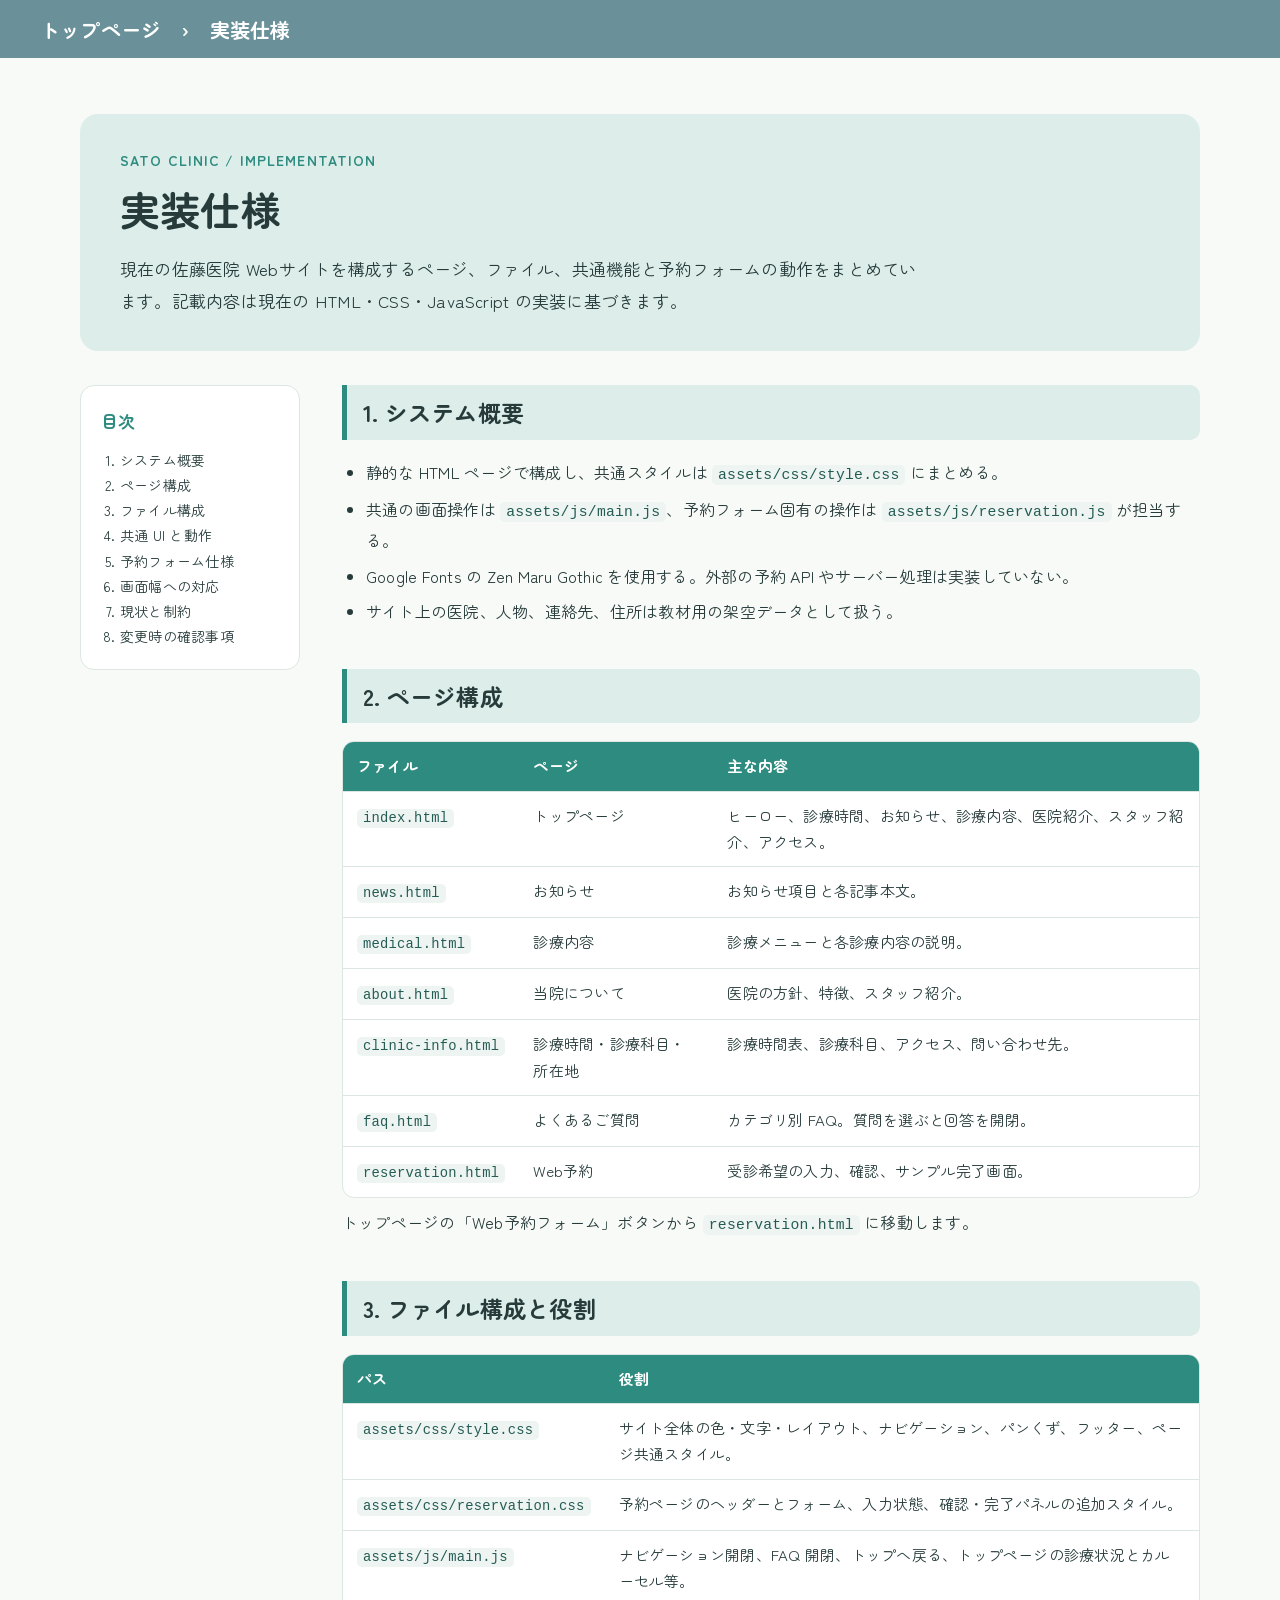
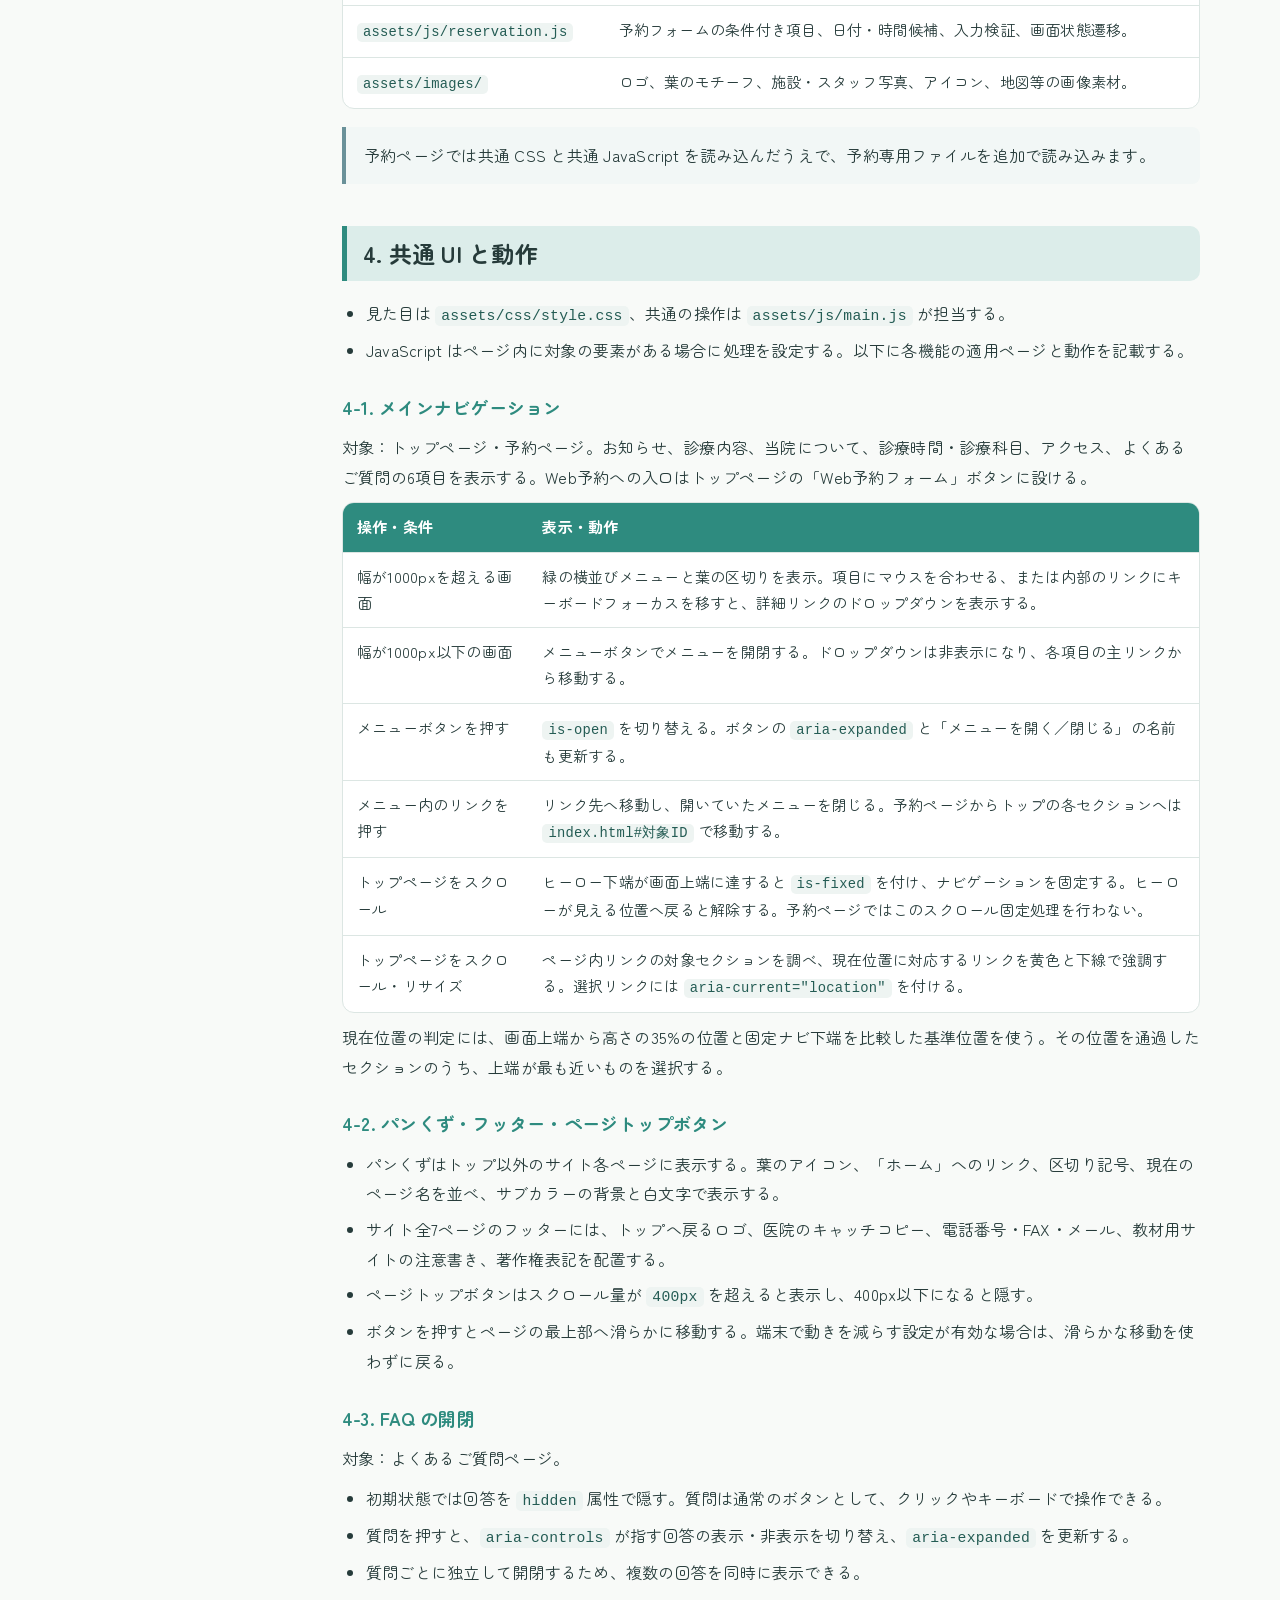
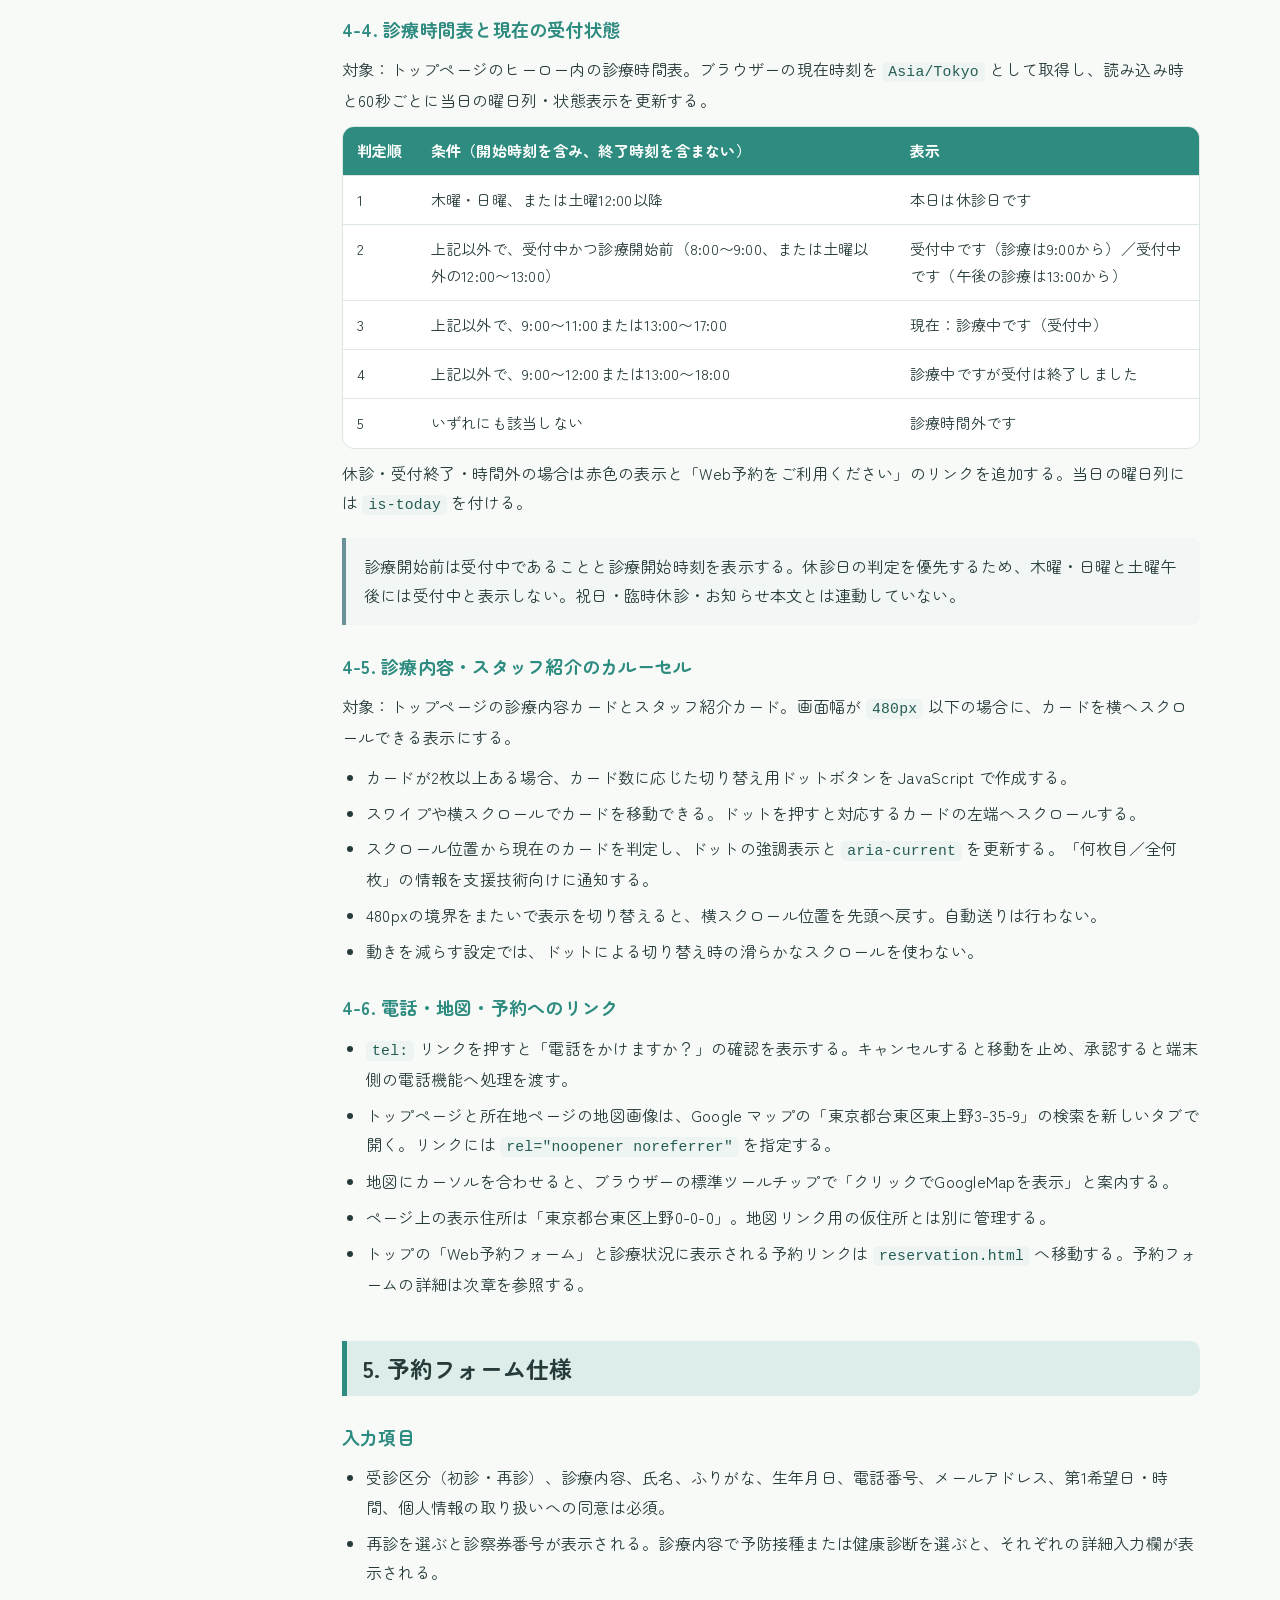
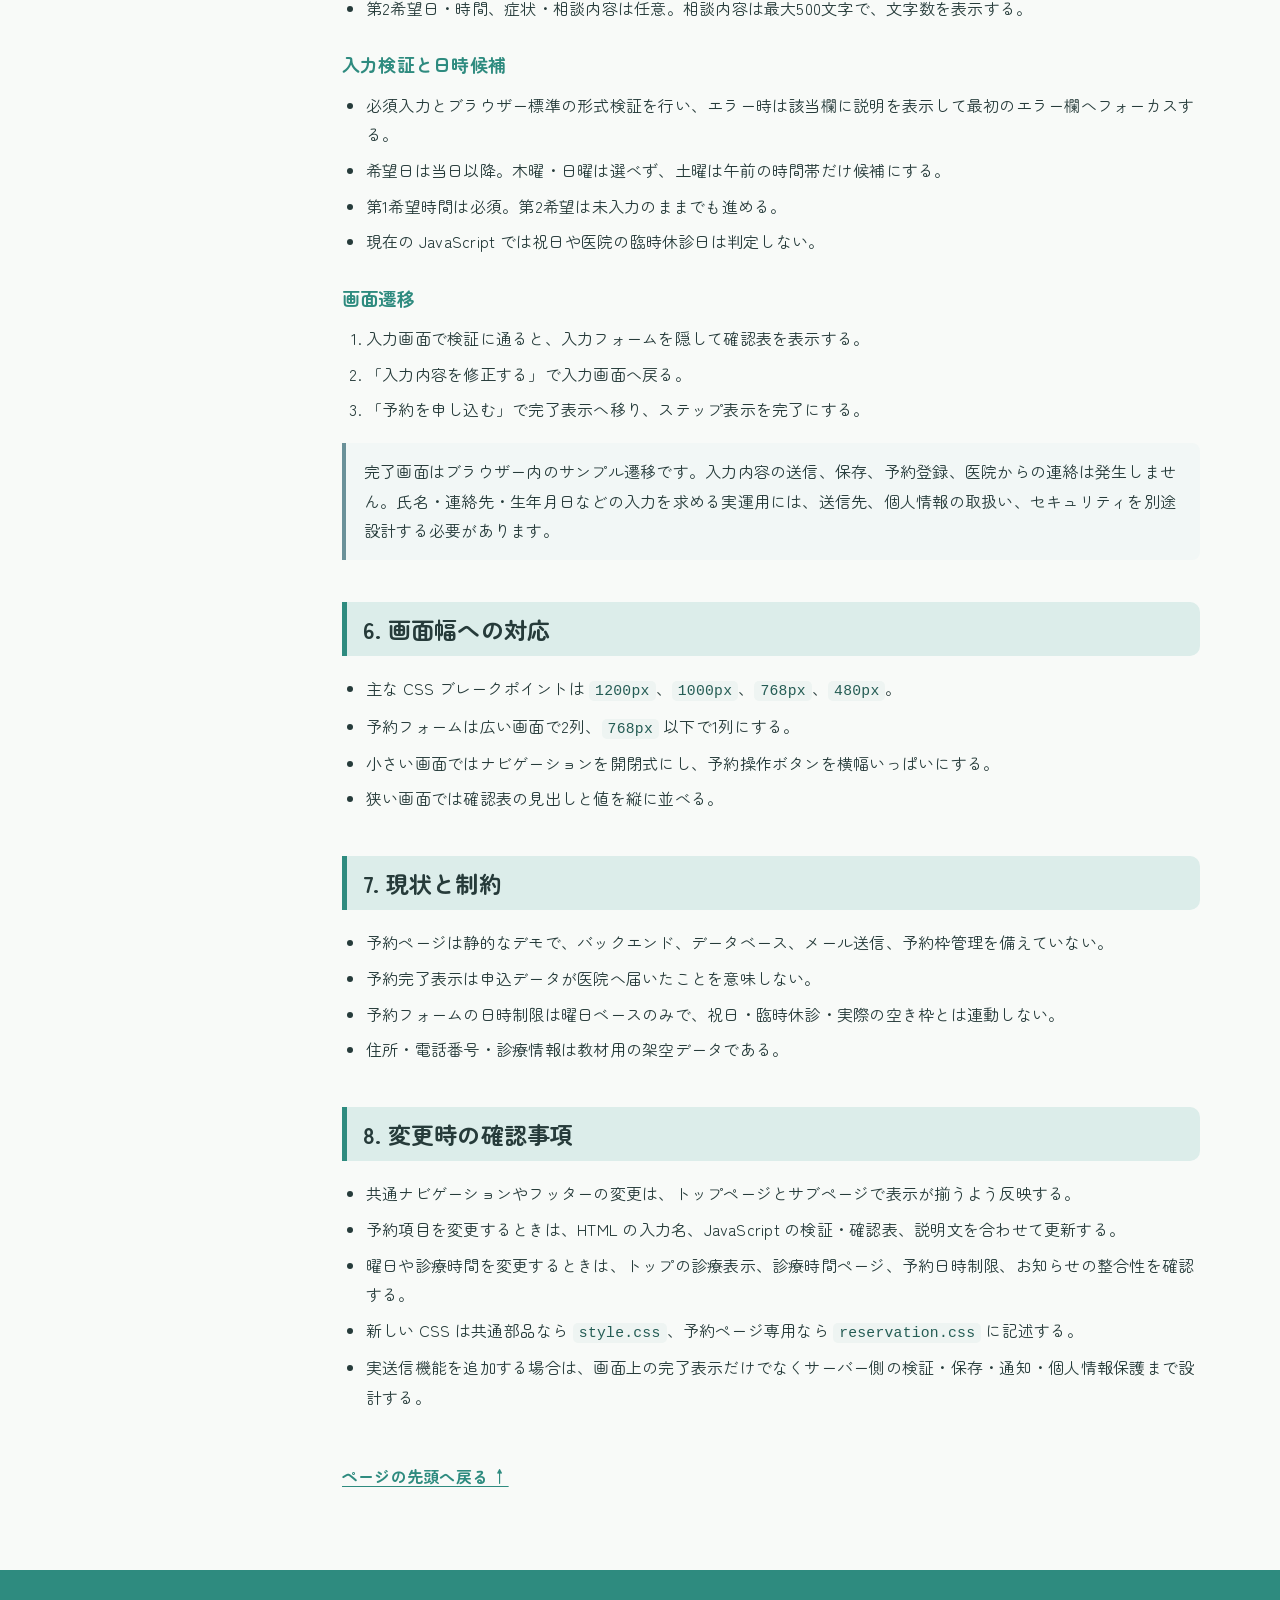
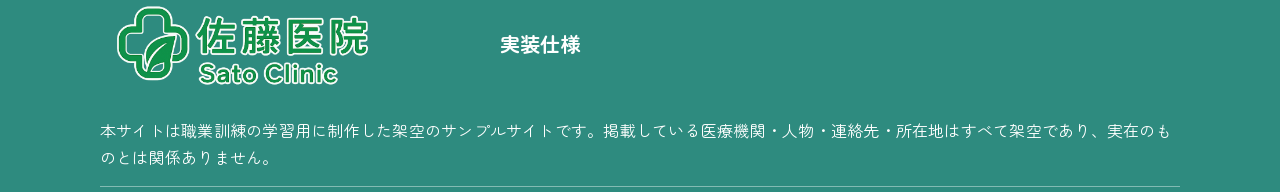
<file: docs/implementation-spec.html>
<!doctype html>
<html lang="ja">

<head>
  <meta charset="utf-8">
  <meta name="viewport" content="width=device-width, initial-scale=1">
  <meta name="description" content="佐藤医院 Webサイトのページ構成、ファイル構成、共通機能、予約フォームの動作をまとめた実装仕様書。">
  <title>実装仕様 | 佐藤医院</title>
  <link rel="preconnect" href="https://fonts.googleapis.com">
  <link rel="preconnect" href="https://fonts.gstatic.com" crossorigin>
  <link href="https://fonts.googleapis.com/css2?family=Zen+Maru+Gothic:wght@400;500;700&display=swap" rel="stylesheet">
  <link rel="stylesheet" href="../assets/css/style.css">
  <style>
    .spec-doc{width:min(1120px,calc(100% - 48px));margin:0 auto;padding:56px 0 80px}
    .spec-doc__header{margin-bottom:34px;padding:34px 40px;border-radius:18px;background:var(--lightgreen)}
    .spec-doc__eyebrow{margin:0 0 8px;color:var(--main);font-size:14px;font-weight:700;letter-spacing:.08em}
    .spec-doc h1{margin:0;color:var(--text);font-size:clamp(28px,4vw,40px);line-height:1.4}
    .spec-doc__intro{max-width:800px;margin:16px 0 0;font-size:17px;line-height:1.9}
    .spec-doc__layout{display:grid;grid-template-columns:220px minmax(0,1fr);gap:42px;align-items:start}
    .spec-doc__toc{position:sticky;top:24px;padding:20px;border:1px solid var(--line);border-radius:14px;background:#fff}
    .spec-doc__toc h2{margin:0 0 12px;color:var(--main);font-size:17px}
    .spec-doc__toc ol{margin:0;padding-left:1.35em;font-size:14px;line-height:1.8}
    .spec-doc__toc a{text-decoration:underline;text-decoration-color:transparent;text-underline-offset:.18em}
    .spec-doc__toc a:hover,.spec-doc__toc a:focus-visible{color:var(--main);text-decoration-color:currentColor}
    .spec-doc__content{min-width:0}
    .spec-doc__section{margin:0 0 42px;scroll-margin-top:24px}
    .spec-doc__section>h2{margin:0 0 18px;padding:10px 16px;border-left:5px solid var(--main);border-radius:0 10px 10px 0;background:var(--lightgreen);color:var(--text);font-size:23px;line-height:1.5}
    .spec-doc__section h3{margin:26px 0 10px;color:var(--main);font-size:18px}
    .spec-doc__section p,.spec-doc__section li{font-size:16px;line-height:1.85}
    .spec-doc__section p{margin:10px 0}.spec-doc__section ul,.spec-doc__section ol{margin:10px 0;padding-left:1.5em}
    .spec-doc__section li+li{margin-top:6px}
    .spec-doc__table-wrap{overflow-x:auto;border:1px solid var(--line);border-radius:12px;background:#fff}
    .spec-doc table{width:100%;border-collapse:collapse;font-size:15px}
    .spec-doc th,.spec-doc td{padding:11px 14px;border-bottom:1px solid var(--line);text-align:left;vertical-align:top}
    .spec-doc thead th{background:var(--main);color:#fff;font-weight:700;white-space:nowrap}
    .spec-doc tbody tr:last-child td{border-bottom:0}
    .spec-doc code{padding:2px 6px;border-radius:5px;background:#eef4f2;color:#245c54;font-family:Consolas,"Yu Gothic",monospace;font-size:.92em}
    .spec-doc__note{margin-top:18px!important;padding:14px 18px;border-left:4px solid var(--sub);border-radius:0 8px 8px 0;background:#f2f7f6}
    .spec-doc__top{display:inline-block;margin-top:8px;color:var(--main);font-weight:700;text-decoration:underline;text-underline-offset:.2em}
    .spec-doc a:focus-visible{outline:3px solid var(--hero);outline-offset:3px}
    @media(max-width:760px){.spec-doc{width:calc(100% - 32px);padding:36px 0 56px}.spec-doc__header{padding:26px 24px}.spec-doc__layout{grid-template-columns:1fr;gap:28px}.spec-doc__toc{position:static}.spec-doc__toc ol{columns:2}}
    @media(max-width:480px){.spec-doc{width:calc(100% - 24px)}.spec-doc__header{padding:22px 18px}.spec-doc__toc ol{columns:1}.spec-doc__section>h2{font-size:20px}}
  </style>
</head>

<body class="subpage">
  <nav class="breadcrumb" aria-label="パンくずリスト">
    <div class="breadcrumb__inner">
      <a href="../index.html">トップページ</a>
      <span aria-hidden="true">›</span>
      <span aria-current="page">実装仕様</span>
    </div>
  </nav>

  <main class="spec-doc">
    <header class="spec-doc__header" id="top">
      <p class="spec-doc__eyebrow">SATO CLINIC / IMPLEMENTATION</p>
      <h1>実装仕様</h1>
      <p class="spec-doc__intro">現在の佐藤医院 Webサイトを構成するページ、ファイル、共通機能と予約フォームの動作をまとめています。記載内容は現在の HTML・CSS・JavaScript の実装に基づきます。</p>
    </header>

    <div class="spec-doc__layout">
      <nav class="spec-doc__toc" aria-label="このページの目次">
        <h2>目次</h2>
        <ol>
          <li><a href="#overview">システム概要</a></li>
          <li><a href="#pages">ページ構成</a></li>
          <li><a href="#files">ファイル構成</a></li>
          <li><a href="#shared-ui">共通 UI と動作</a></li>
          <li><a href="#reservation">予約フォーム仕様</a></li>
          <li><a href="#responsive">画面幅への対応</a></li>
          <li><a href="#limitations">現状と制約</a></li>
          <li><a href="#maintenance">変更時の確認事項</a></li>
        </ol>
      </nav>

      <div class="spec-doc__content">
        <section class="spec-doc__section" id="overview">
          <h2>1. システム概要</h2>
          <ul>
            <li>静的な HTML ページで構成し、共通スタイルは <code>assets/css/style.css</code> にまとめる。</li>
            <li>共通の画面操作は <code>assets/js/main.js</code>、予約フォーム固有の操作は <code>assets/js/reservation.js</code> が担当する。</li>
            <li>Google Fonts の Zen Maru Gothic を使用する。外部の予約 API やサーバー処理は実装していない。</li>
            <li>サイト上の医院、人物、連絡先、住所は教材用の架空データとして扱う。</li>
          </ul>
        </section>

        <section class="spec-doc__section" id="pages">
          <h2>2. ページ構成</h2>
          <div class="spec-doc__table-wrap">
            <table>
              <thead><tr><th>ファイル</th><th>ページ</th><th>主な内容</th></tr></thead>
              <tbody>
                <tr><td><code>index.html</code></td><td>トップページ</td><td>ヒーロー、診療時間、お知らせ、診療内容、医院紹介、スタッフ紹介、アクセス。</td></tr>
                <tr><td><code>news.html</code></td><td>お知らせ</td><td>お知らせ項目と各記事本文。</td></tr>
                <tr><td><code>medical.html</code></td><td>診療内容</td><td>診療メニューと各診療内容の説明。</td></tr>
                <tr><td><code>about.html</code></td><td>当院について</td><td>医院の方針、特徴、スタッフ紹介。</td></tr>
                <tr><td><code>clinic-info.html</code></td><td>診療時間・診療科目・所在地</td><td>診療時間表、診療科目、アクセス、問い合わせ先。</td></tr>
                <tr><td><code>faq.html</code></td><td>よくあるご質問</td><td>カテゴリ別 FAQ。質問を選ぶと回答を開閉。</td></tr>
                <tr><td><code>reservation.html</code></td><td>Web予約</td><td>受診希望の入力、確認、サンプル完了画面。</td></tr>
              </tbody>
            </table>
          </div>
          <p>トップページの「Web予約フォーム」ボタンから <code>reservation.html</code> に移動します。</p>
        </section>

        <section class="spec-doc__section" id="files">
          <h2>3. ファイル構成と役割</h2>
          <div class="spec-doc__table-wrap">
            <table>
              <thead><tr><th>パス</th><th>役割</th></tr></thead>
              <tbody>
                <tr><td><code>assets/css/style.css</code></td><td>サイト全体の色・文字・レイアウト、ナビゲーション、パンくず、フッター、ページ共通スタイル。</td></tr>
                <tr><td><code>assets/css/reservation.css</code></td><td>予約ページのヘッダーとフォーム、入力状態、確認・完了パネルの追加スタイル。</td></tr>
                <tr><td><code>assets/js/main.js</code></td><td>ナビゲーション開閉、FAQ 開閉、トップへ戻る、トップページの診療状況とカルーセル等。</td></tr>
                <tr><td><code>assets/js/reservation.js</code></td><td>予約フォームの条件付き項目、日付・時間候補、入力検証、画面状態遷移。</td></tr>
                <tr><td><code>assets/images/</code></td><td>ロゴ、葉のモチーフ、施設・スタッフ写真、アイコン、地図等の画像素材。</td></tr>
              </tbody>
            </table>
          </div>
          <p class="spec-doc__note">予約ページでは共通 CSS と共通 JavaScript を読み込んだうえで、予約専用ファイルを追加で読み込みます。</p>
        </section>

        <section class="spec-doc__section" id="shared-ui">
          <h2>4. 共通 UI と動作</h2>
          <ul>
            <li>見た目は <code>assets/css/style.css</code>、共通の操作は <code>assets/js/main.js</code> が担当する。</li>
            <li>JavaScript はページ内に対象の要素がある場合に処理を設定する。以下に各機能の適用ページと動作を記載する。</li>
          </ul>

          <h3>4-1. メインナビゲーション</h3>
          <p>対象：トップページ・予約ページ。お知らせ、診療内容、当院について、診療時間・診療科目、アクセス、よくあるご質問の6項目を表示する。Web予約への入口はトップページの「Web予約フォーム」ボタンに設ける。</p>
          <div class="spec-doc__table-wrap">
            <table>
              <thead><tr><th>操作・条件</th><th>表示・動作</th></tr></thead>
              <tbody>
                <tr><td>幅が1000pxを超える画面</td><td>緑の横並びメニューと葉の区切りを表示。項目にマウスを合わせる、または内部のリンクにキーボードフォーカスを移すと、詳細リンクのドロップダウンを表示する。</td></tr>
                <tr><td>幅が1000px以下の画面</td><td>メニューボタンでメニューを開閉する。ドロップダウンは非表示になり、各項目の主リンクから移動する。</td></tr>
                <tr><td>メニューボタンを押す</td><td><code>is-open</code> を切り替える。ボタンの <code>aria-expanded</code> と「メニューを開く／閉じる」の名前も更新する。</td></tr>
                <tr><td>メニュー内のリンクを押す</td><td>リンク先へ移動し、開いていたメニューを閉じる。予約ページからトップの各セクションへは <code>index.html#対象ID</code> で移動する。</td></tr>
                <tr><td>トップページをスクロール</td><td>ヒーロー下端が画面上端に達すると <code>is-fixed</code> を付け、ナビゲーションを固定する。ヒーローが見える位置へ戻ると解除する。予約ページではこのスクロール固定処理を行わない。</td></tr>
                <tr><td>トップページをスクロール・リサイズ</td><td>ページ内リンクの対象セクションを調べ、現在位置に対応するリンクを黄色と下線で強調する。選択リンクには <code>aria-current="location"</code> を付ける。</td></tr>
              </tbody>
            </table>
          </div>
          <p>現在位置の判定には、画面上端から高さの35%の位置と固定ナビ下端を比較した基準位置を使う。その位置を通過したセクションのうち、上端が最も近いものを選択する。</p>

          <h3>4-2. パンくず・フッター・ページトップボタン</h3>
          <ul>
            <li>パンくずはトップ以外のサイト各ページに表示する。葉のアイコン、「ホーム」へのリンク、区切り記号、現在のページ名を並べ、サブカラーの背景と白文字で表示する。</li>
            <li>サイト全7ページのフッターには、トップへ戻るロゴ、医院のキャッチコピー、電話番号・FAX・メール、教材用サイトの注意書き、著作権表記を配置する。</li>
            <li>ページトップボタンはスクロール量が <code>400px</code> を超えると表示し、400px以下になると隠す。</li>
            <li>ボタンを押すとページの最上部へ滑らかに移動する。端末で動きを減らす設定が有効な場合は、滑らかな移動を使わずに戻る。</li>
          </ul>

          <h3>4-3. FAQ の開閉</h3>
          <p>対象：よくあるご質問ページ。</p>
          <ul>
            <li>初期状態では回答を <code>hidden</code> 属性で隠す。質問は通常のボタンとして、クリックやキーボードで操作できる。</li>
            <li>質問を押すと、<code>aria-controls</code> が指す回答の表示・非表示を切り替え、<code>aria-expanded</code> を更新する。</li>
            <li>質問ごとに独立して開閉するため、複数の回答を同時に表示できる。</li>
          </ul>

          <h3>4-4. 診療時間表と現在の受付状態</h3>
          <p>対象：トップページのヒーロー内の診療時間表。ブラウザーの現在時刻を <code>Asia/Tokyo</code> として取得し、読み込み時と60秒ごとに当日の曜日列・状態表示を更新する。</p>
          <div class="spec-doc__table-wrap">
            <table>
              <thead><tr><th>判定順</th><th>条件（開始時刻を含み、終了時刻を含まない）</th><th>表示</th></tr></thead>
              <tbody>
                <tr><td>1</td><td>木曜・日曜、または土曜12:00以降</td><td>本日は休診日です</td></tr>
                <tr><td>2</td><td>上記以外で、受付中かつ診療開始前（8:00〜9:00、または土曜以外の12:00〜13:00）</td><td>受付中です（診療は9:00から）／受付中です（午後の診療は13:00から）</td></tr>
                <tr><td>3</td><td>上記以外で、9:00〜11:00または13:00〜17:00</td><td>現在：診療中です（受付中）</td></tr>
                <tr><td>4</td><td>上記以外で、9:00〜12:00または13:00〜18:00</td><td>診療中ですが受付は終了しました</td></tr>
                <tr><td>5</td><td>いずれにも該当しない</td><td>診療時間外です</td></tr>
              </tbody>
            </table>
          </div>
          <p>休診・受付終了・時間外の場合は赤色の表示と「Web予約をご利用ください」のリンクを追加する。当日の曜日列には <code>is-today</code> を付ける。</p>
          <p class="spec-doc__note">診療開始前は受付中であることと診療開始時刻を表示する。休診日の判定を優先するため、木曜・日曜と土曜午後には受付中と表示しない。祝日・臨時休診・お知らせ本文とは連動していない。</p>

          <h3>4-5. 診療内容・スタッフ紹介のカルーセル</h3>
          <p>対象：トップページの診療内容カードとスタッフ紹介カード。画面幅が <code>480px</code> 以下の場合に、カードを横へスクロールできる表示にする。</p>
          <ul>
            <li>カードが2枚以上ある場合、カード数に応じた切り替え用ドットボタンを JavaScript で作成する。</li>
            <li>スワイプや横スクロールでカードを移動できる。ドットを押すと対応するカードの左端へスクロールする。</li>
            <li>スクロール位置から現在のカードを判定し、ドットの強調表示と <code>aria-current</code> を更新する。「何枚目／全何枚」の情報を支援技術向けに通知する。</li>
            <li>480pxの境界をまたいで表示を切り替えると、横スクロール位置を先頭へ戻す。自動送りは行わない。</li>
            <li>動きを減らす設定では、ドットによる切り替え時の滑らかなスクロールを使わない。</li>
          </ul>

          <h3>4-6. 電話・地図・予約へのリンク</h3>
          <ul>
            <li><code>tel:</code> リンクを押すと「電話をかけますか？」の確認を表示する。キャンセルすると移動を止め、承認すると端末側の電話機能へ処理を渡す。</li>
            <li>トップページと所在地ページの地図画像は、Google マップの「東京都台東区東上野3-35-9」の検索を新しいタブで開く。リンクには <code>rel="noopener noreferrer"</code> を指定する。</li>
            <li>地図にカーソルを合わせると、ブラウザーの標準ツールチップで「クリックでGoogleMapを表示」と案内する。</li>
            <li>ページ上の表示住所は「東京都台東区上野0-0-0」。地図リンク用の仮住所とは別に管理する。</li>
            <li>トップの「Web予約フォーム」と診療状況に表示される予約リンクは <code>reservation.html</code> へ移動する。予約フォームの詳細は次章を参照する。</li>
          </ul>
        </section>

        <section class="spec-doc__section" id="reservation">
          <h2>5. 予約フォーム仕様</h2>
          <h3>入力項目</h3>
          <ul>
            <li>受診区分（初診・再診）、診療内容、氏名、ふりがな、生年月日、電話番号、メールアドレス、第1希望日・時間、個人情報の取り扱いへの同意は必須。</li>
            <li>再診を選ぶと診察券番号が表示される。診療内容で予防接種または健康診断を選ぶと、それぞれの詳細入力欄が表示される。</li>
            <li>第2希望日・時間、症状・相談内容は任意。相談内容は最大500文字で、文字数を表示する。</li>
          </ul>
          <h3>入力検証と日時候補</h3>
          <ul>
            <li>必須入力とブラウザー標準の形式検証を行い、エラー時は該当欄に説明を表示して最初のエラー欄へフォーカスする。</li>
            <li>希望日は当日以降。木曜・日曜は選べず、土曜は午前の時間帯だけ候補にする。</li>
            <li>第1希望時間は必須。第2希望は未入力のままでも進める。</li>
            <li>現在の JavaScript では祝日や医院の臨時休診日は判定しない。</li>
          </ul>
          <h3>画面遷移</h3>
          <ol>
            <li>入力画面で検証に通ると、入力フォームを隠して確認表を表示する。</li>
            <li>「入力内容を修正する」で入力画面へ戻る。</li>
            <li>「予約を申し込む」で完了表示へ移り、ステップ表示を完了にする。</li>
          </ol>
          <p class="spec-doc__note">完了画面はブラウザー内のサンプル遷移です。入力内容の送信、保存、予約登録、医院からの連絡は発生しません。氏名・連絡先・生年月日などの入力を求める実運用には、送信先、個人情報の取扱い、セキュリティを別途設計する必要があります。</p>
        </section>

        <section class="spec-doc__section" id="responsive">
          <h2>6. 画面幅への対応</h2>
          <ul>
            <li>主な CSS ブレークポイントは <code>1200px</code>、<code>1000px</code>、<code>768px</code>、<code>480px</code>。</li>
            <li>予約フォームは広い画面で2列、<code>768px</code> 以下で1列にする。</li>
            <li>小さい画面ではナビゲーションを開閉式にし、予約操作ボタンを横幅いっぱいにする。</li>
            <li>狭い画面では確認表の見出しと値を縦に並べる。</li>
          </ul>
        </section>

        <section class="spec-doc__section" id="limitations">
          <h2>7. 現状と制約</h2>
          <ul>
            <li>予約ページは静的なデモで、バックエンド、データベース、メール送信、予約枠管理を備えていない。</li>
            <li>予約完了表示は申込データが医院へ届いたことを意味しない。</li>
            <li>予約フォームの日時制限は曜日ベースのみで、祝日・臨時休診・実際の空き枠とは連動しない。</li>
            <li>住所・電話番号・診療情報は教材用の架空データである。</li>
          </ul>
        </section>

        <section class="spec-doc__section" id="maintenance">
          <h2>8. 変更時の確認事項</h2>
          <ul>
            <li>共通ナビゲーションやフッターの変更は、トップページとサブページで表示が揃うよう反映する。</li>
            <li>予約項目を変更するときは、HTML の入力名、JavaScript の検証・確認表、説明文を合わせて更新する。</li>
            <li>曜日や診療時間を変更するときは、トップの診療表示、診療時間ページ、予約日時制限、お知らせの整合性を確認する。</li>
            <li>新しい CSS は共通部品なら <code>style.css</code>、予約ページ専用なら <code>reservation.css</code> に記述する。</li>
            <li>実送信機能を追加する場合は、画面上の完了表示だけでなくサーバー側の検証・保存・通知・個人情報保護まで設計する。</li>
          </ul>
        </section>

        <a class="spec-doc__top" href="#top">ページの先頭へ戻る ↑</a>
      </div>
    </div>
  </main>

  <footer class="footer">
    <div class="footer__inner">
      <div class="footer__brand">
        <a href="../index.html" class="footer__logo" aria-label="佐藤医院 トップページへ">
          <img src="../assets/images/logo.png" alt="佐藤医院 Sato Clinic">
        </a>
        <span>地域に根ざした医療</span>
      </div>
      <div class="footer__contact" aria-label="お問い合わせ">
        <h2>実装仕様</h2>
        <p class="footer__contact-note">このページはサイトの現在の実装内容を記録しています。</p>
      </div>
    </div>
    <p class="training-disclaimer">本サイトは職業訓練の学習用に制作した架空のサンプルサイトです。掲載している医療機関・人物・連絡先・所在地はすべて架空であり、実在のものとは関係ありません。</p>
    <div class="footer__copyright">© 2026 Sato Clinic. All Rights Reserved.</div>
  </footer>
</body>

</html>
</file>
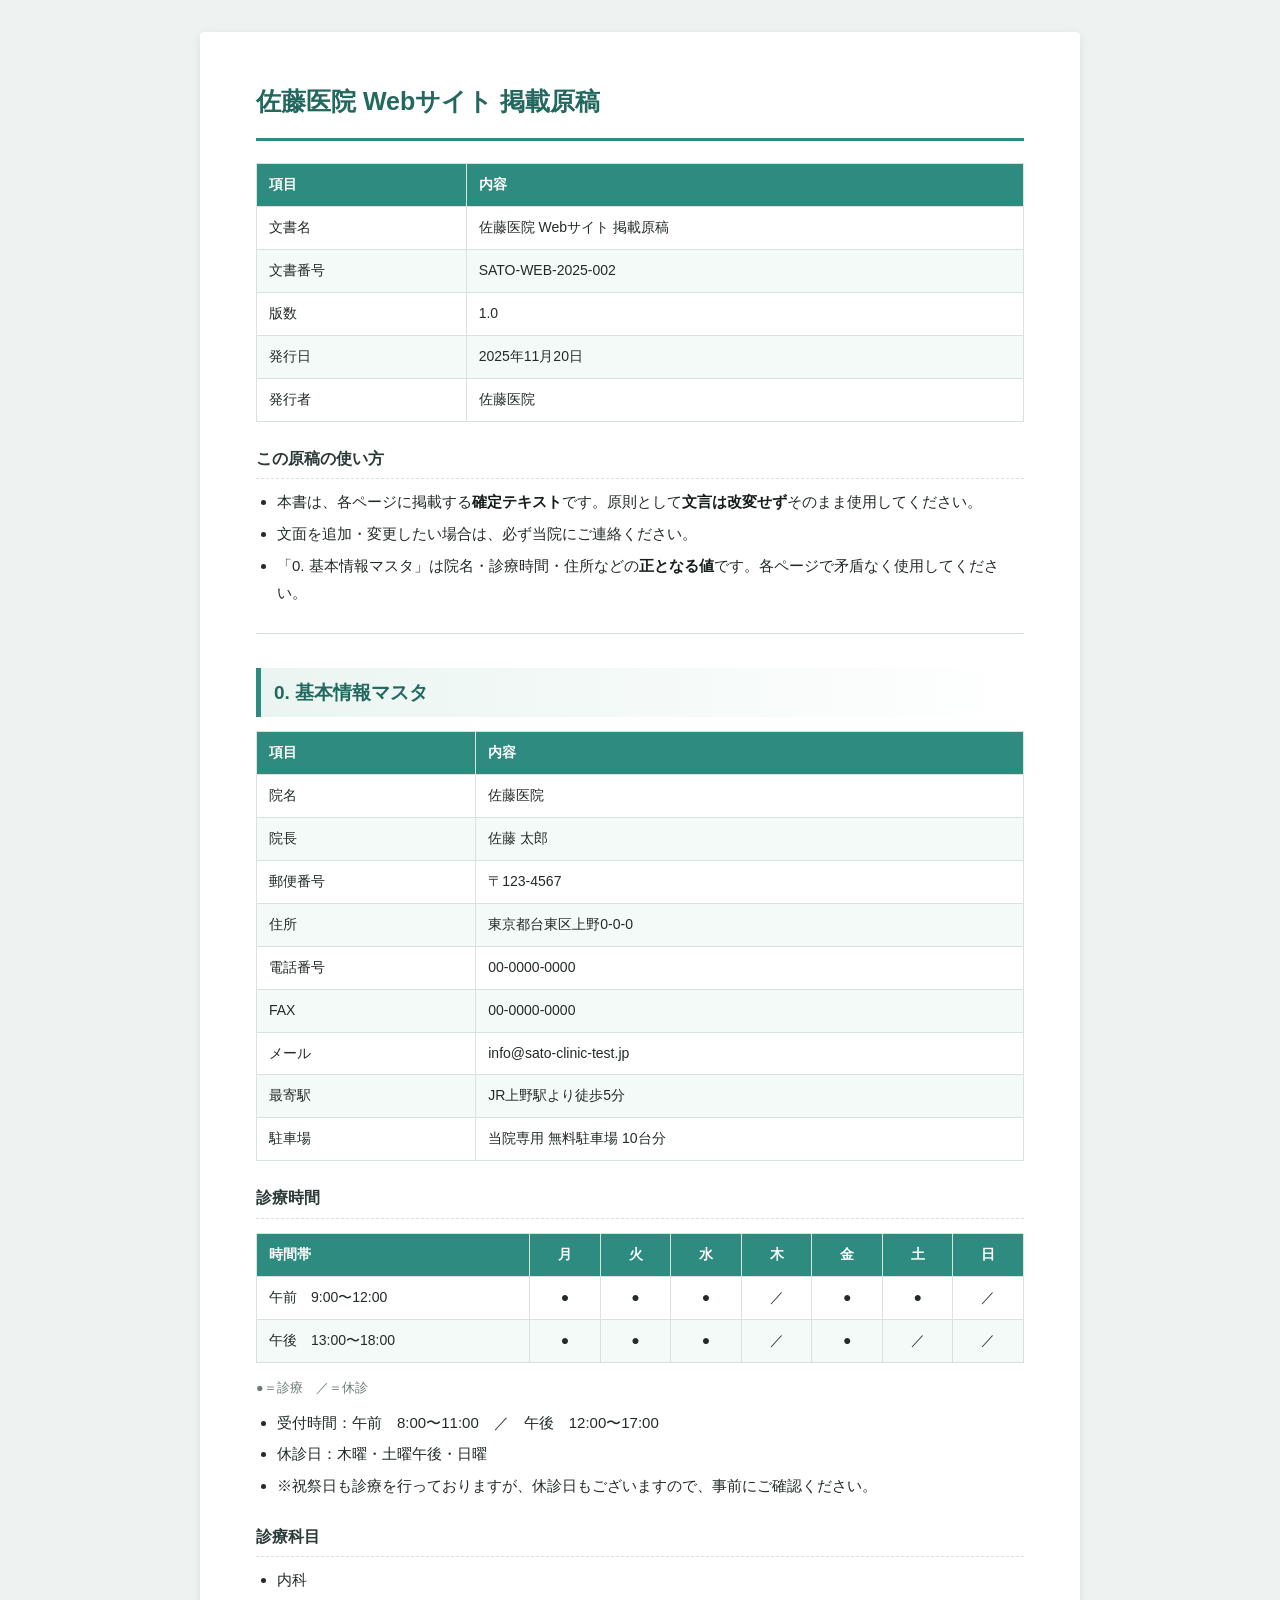
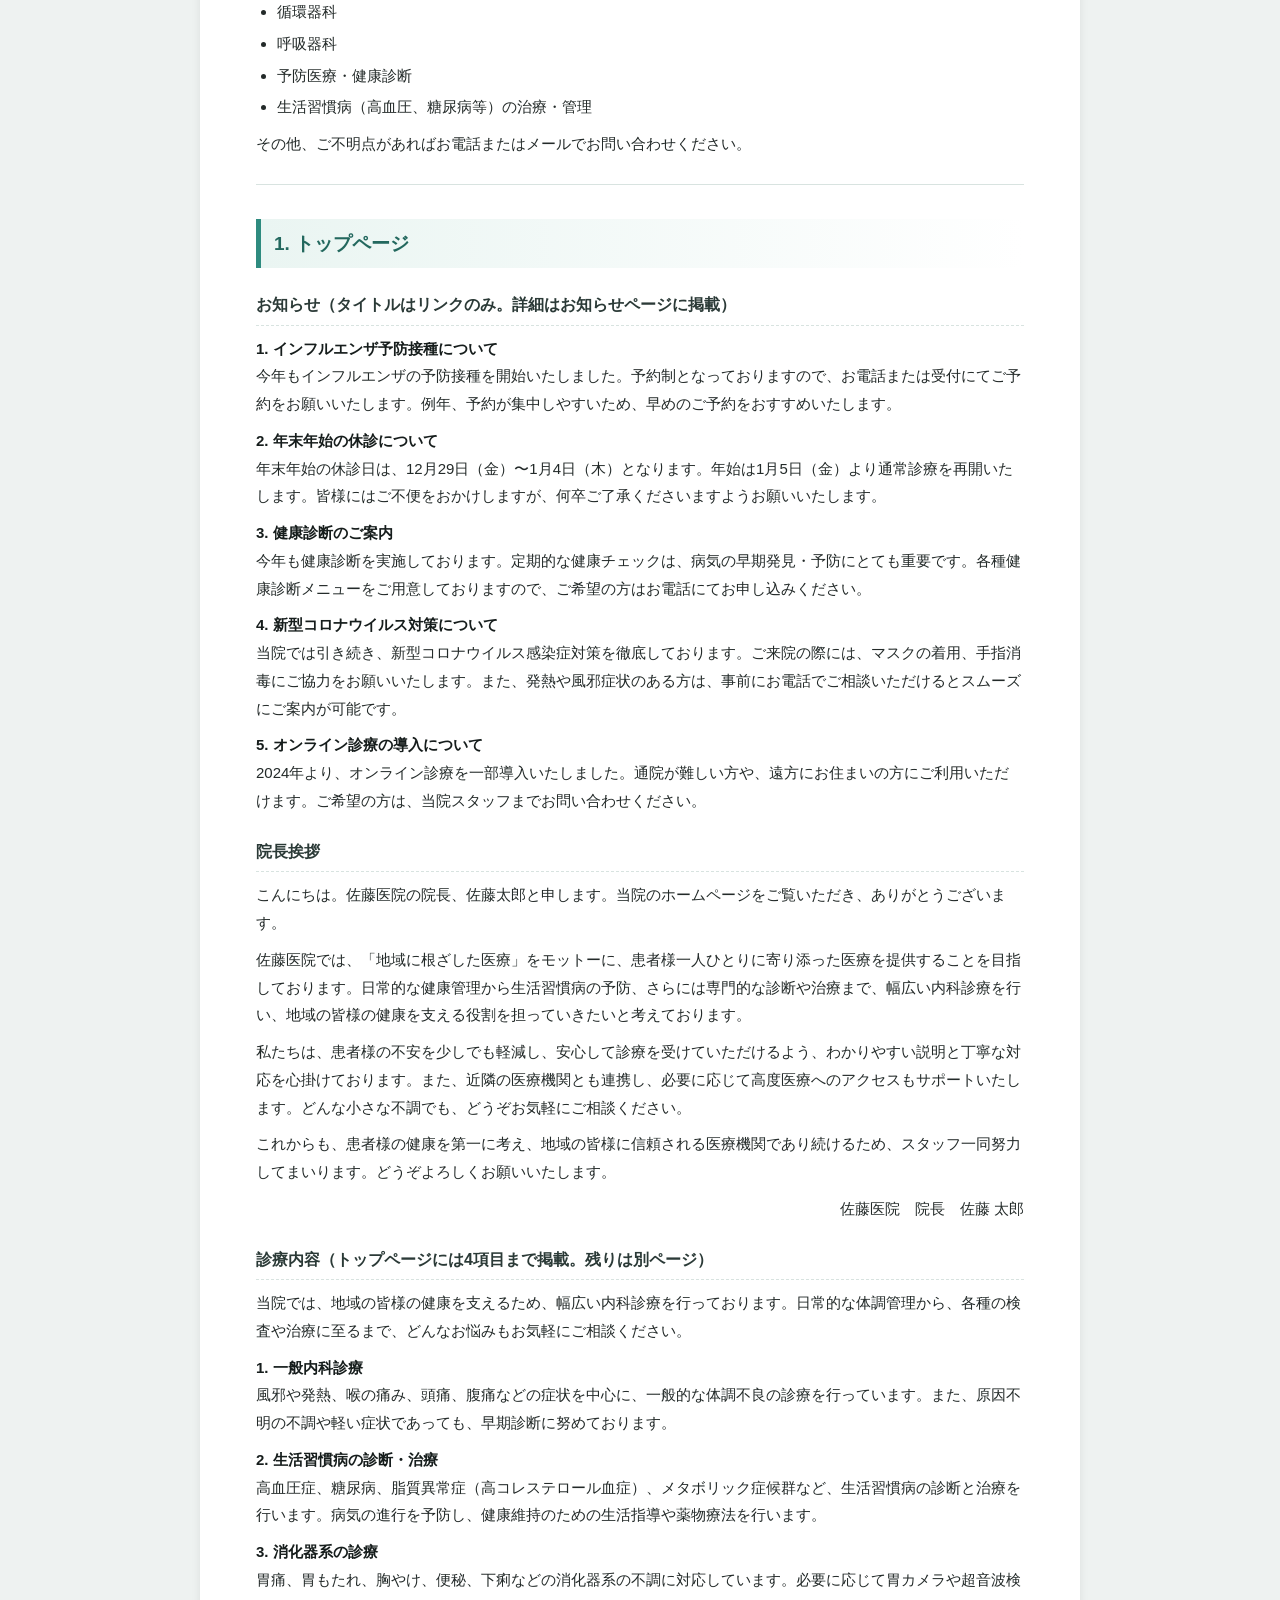
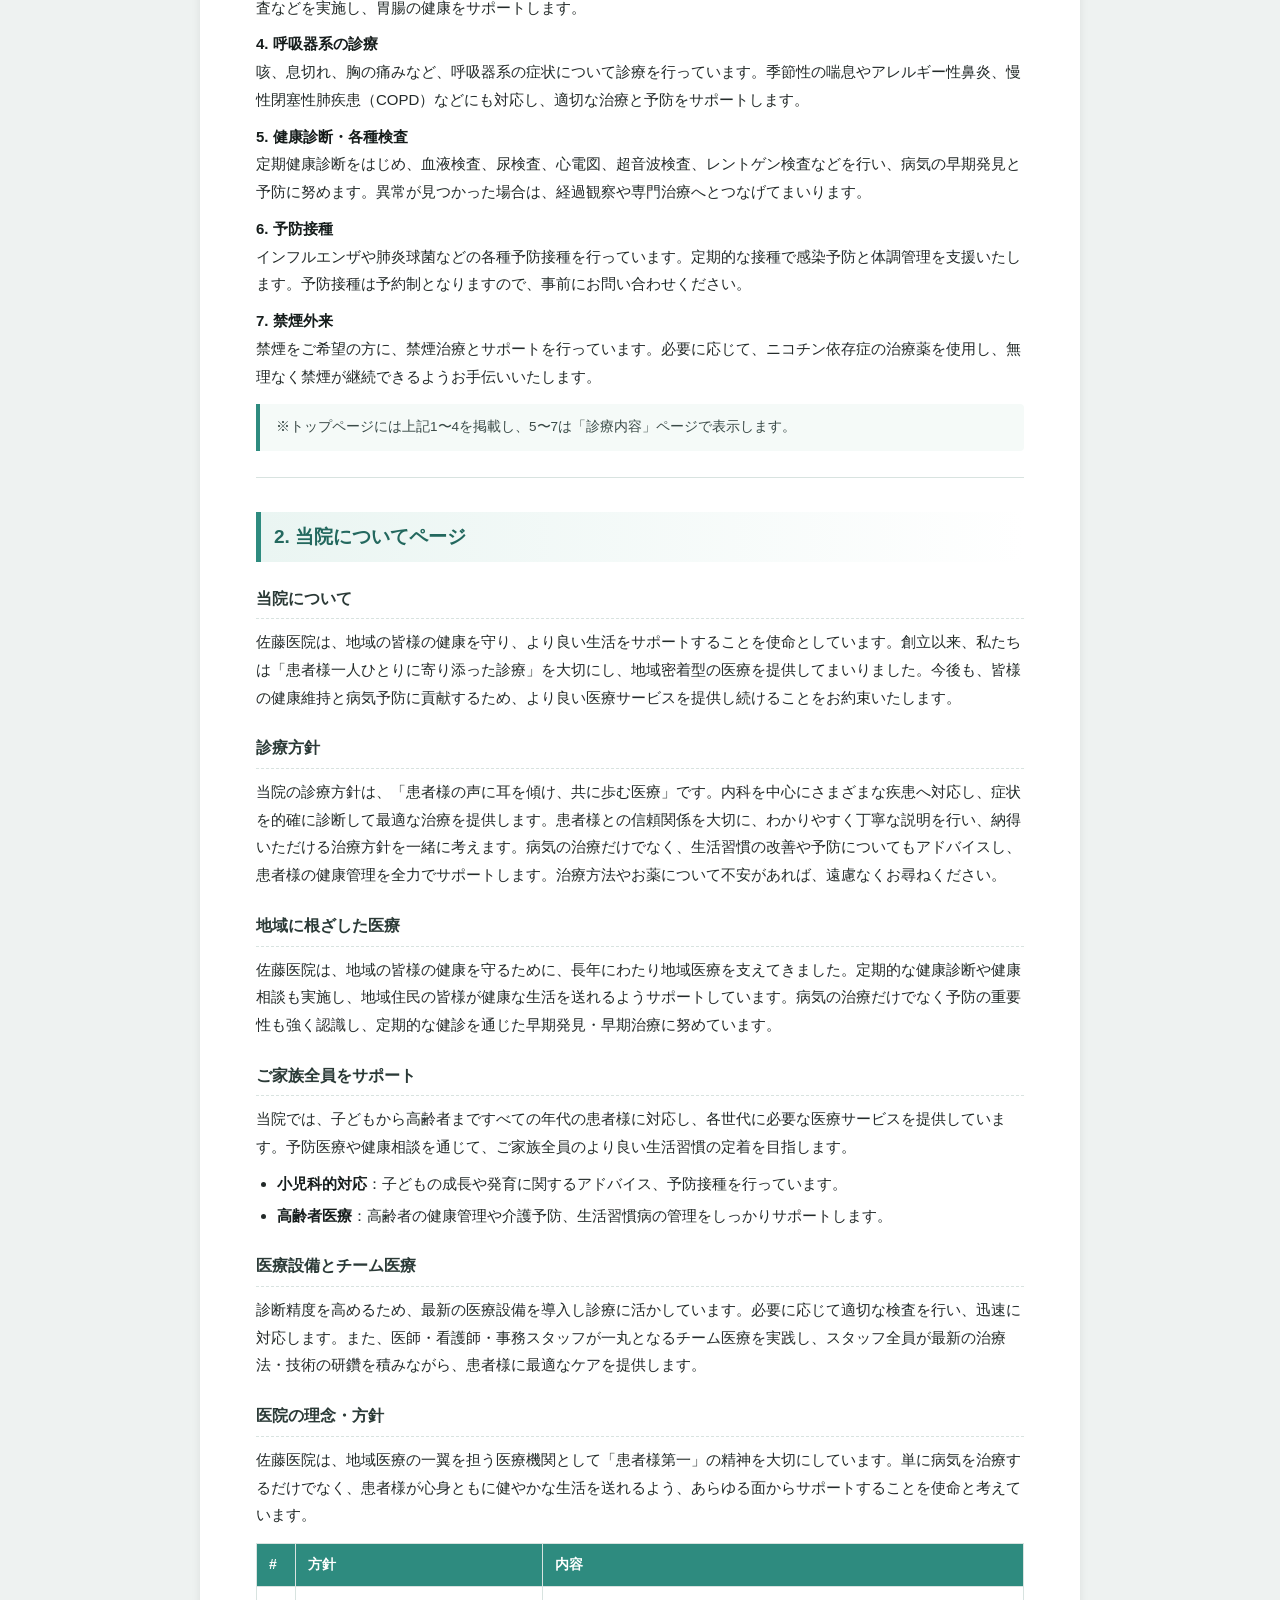
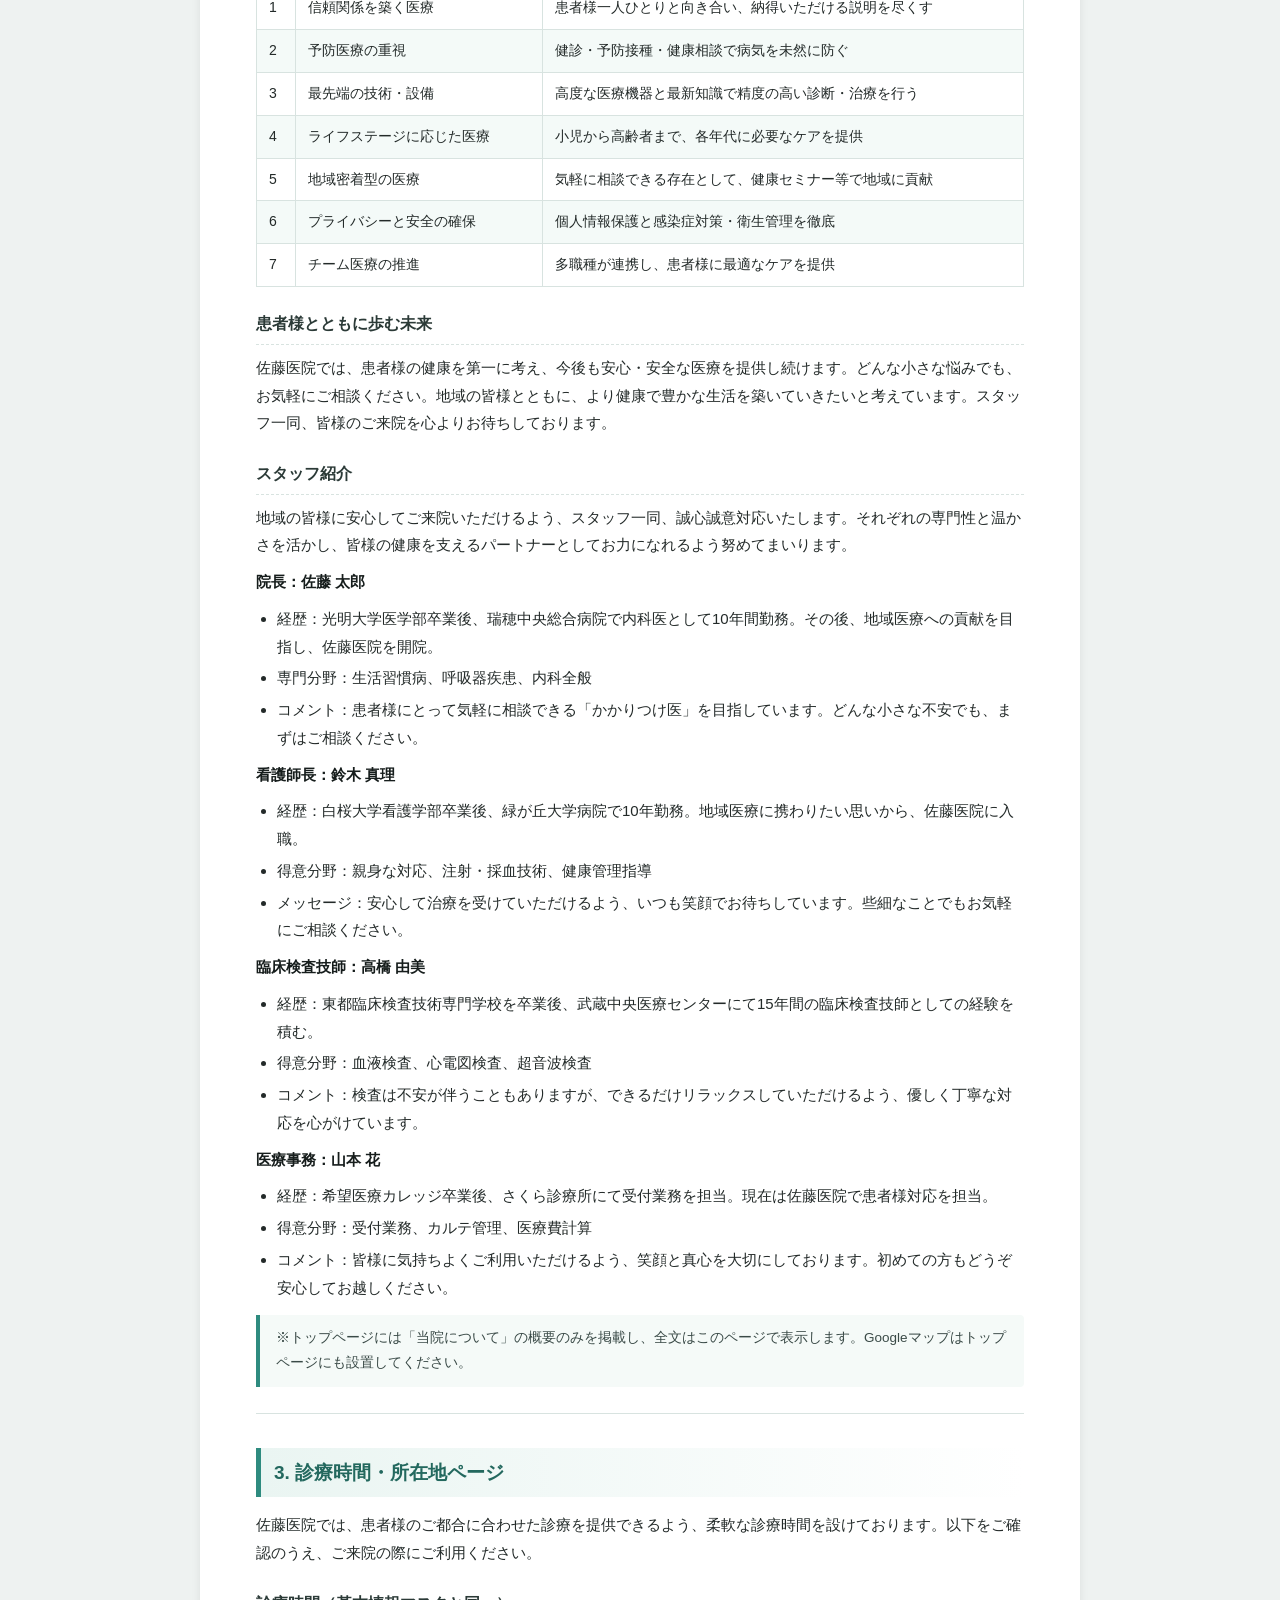
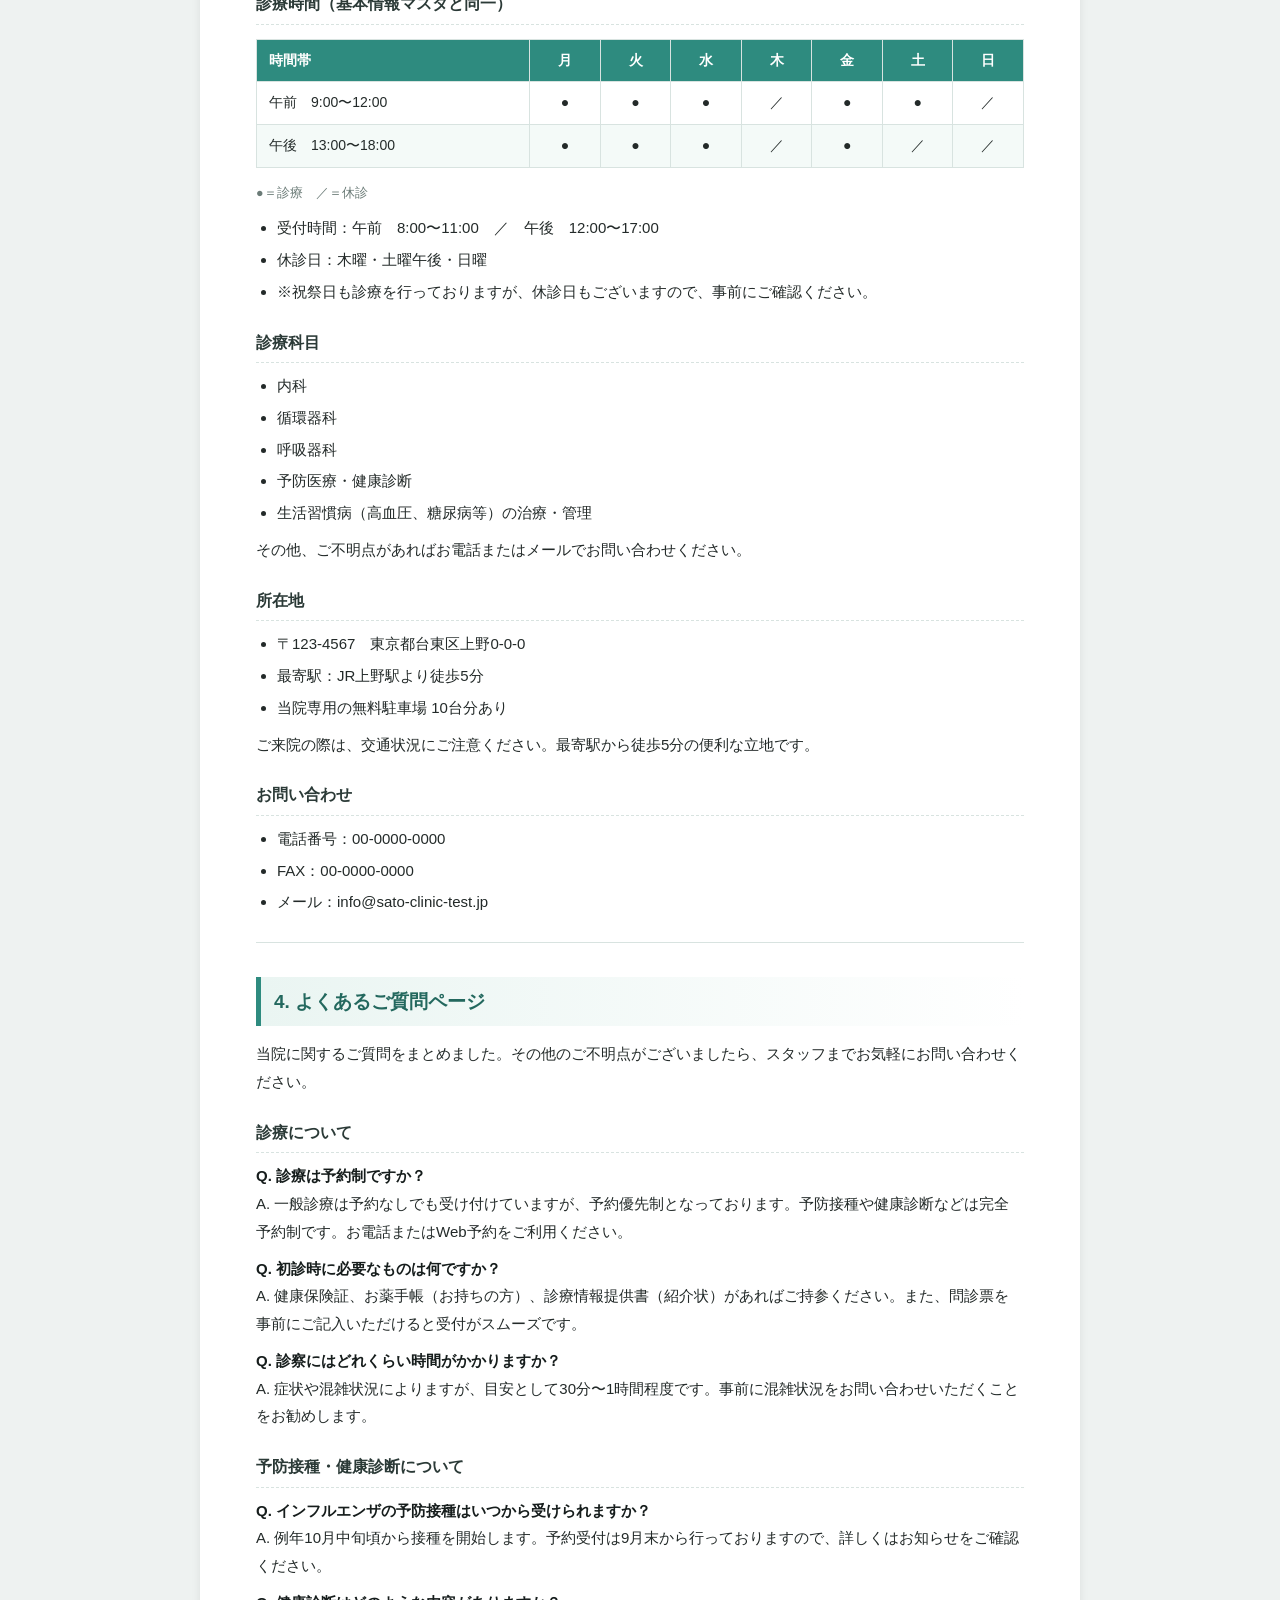
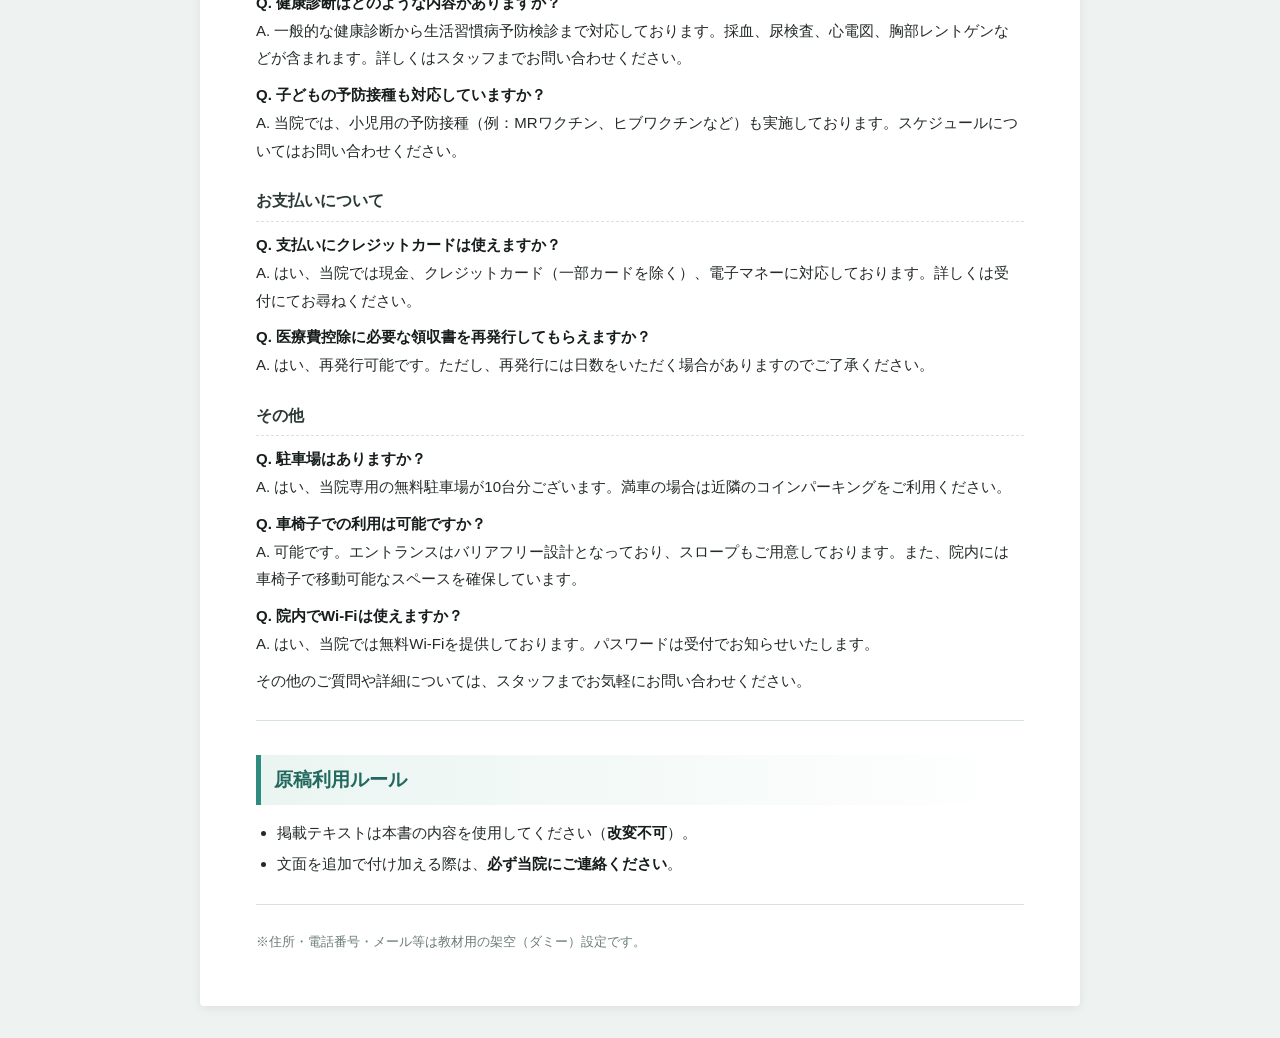
<file: docs/manuscript.html>
<!doctype html><html lang="ja"><head><meta charset="utf-8"><meta name="viewport" content="width=device-width, initial-scale=1"><title>佐藤医院 Webサイト 掲載原稿</title><style>
:root{--accent:#2E8B7F;--accent-dark:#23685E;--line:#d8e3e0;--muted:#6B7B77;}
*{box-sizing:border-box;}
body{margin:0;background:#eef2f1;color:#232A29;line-height:1.85;font-size:15px;
 font-family:"Yu Gothic",YuGothic,"Hiragino Kaku Gothic ProN","Noto Sans JP","Meiryo",sans-serif;}
.page{max-width:880px;margin:32px auto;background:#fff;padding:46px 56px;
 box-shadow:0 2px 10px rgba(0,0,0,.08);border-radius:4px;}
h1{font-size:25px;color:var(--accent-dark);margin:0 0 22px;padding-bottom:14px;border-bottom:3px solid var(--accent);}
h2{font-size:19px;color:var(--accent-dark);margin:34px 0 14px;padding:7px 0 7px 13px;
 border-left:5px solid var(--accent);background:linear-gradient(90deg,#eaf5f2,rgba(255,255,255,0));}
h3{font-size:16px;color:#2b3a37;margin:22px 0 9px;padding-bottom:5px;border-bottom:1px dashed var(--line);}
p{margin:9px 0;}
strong{color:#161d1c;}
code{background:#eef3f2;border:1px solid #dde6e3;border-radius:4px;padding:1px 6px;
 font-family:Consolas,"Courier New",monospace;font-size:.9em;}
table{width:100%;border-collapse:collapse;margin:14px 0;font-size:14px;}
th,td{border:1px solid var(--line);padding:8px 12px;text-align:left;vertical-align:top;}
th{background:var(--accent);color:#fff;font-weight:600;}
tbody tr:nth-child(even){background:#f4faf8;}
ul{margin:9px 0;padding-left:1.4em;}
li{margin:4px 0;}
blockquote{margin:14px 0;padding:11px 16px;background:#f5faf8;border-left:4px solid var(--accent);
 color:#3a4a47;font-size:13.5px;border-radius:0 4px 4px 0;}
.small{color:var(--muted);font-size:12.5px;margin:6px 0;}
.right{text-align:right;}
hr{border:0;border-top:1px solid var(--line);margin:26px 0;}
@media print{body{background:#fff;}.page{box-shadow:none;margin:0;max-width:none;padding:0;border-radius:0;}}
@media (max-width:620px){.page{padding:24px 18px;}table{font-size:13px;}th,td{padding:6px 8px;}}
</style></head><body><main class="page"><h1>佐藤医院 Webサイト 掲載原稿</h1>
<table><thead><tr><th>項目</th><th>内容</th></tr></thead><tbody><tr><td>文書名</td><td>佐藤医院 Webサイト 掲載原稿</td></tr><tr><td>文書番号</td><td>SATO-WEB-2025-002</td></tr><tr><td>版数</td><td>1.0</td></tr><tr><td>発行日</td><td>2025年11月20日</td></tr><tr><td>発行者</td><td>佐藤医院</td></tr></tbody></table>
<h3>この原稿の使い方</h3>
<ul><li>本書は、各ページに掲載する<strong>確定テキスト</strong>です。原則として<strong>文言は改変せず</strong>そのまま使用してください。</li><li>文面を追加・変更したい場合は、必ず当院にご連絡ください。</li><li>「0. 基本情報マスタ」は院名・診療時間・住所などの<strong>正となる値</strong>です。各ページで矛盾なく使用してください。</li></ul>
<hr>
<h2>0. 基本情報マスタ</h2>
<table><thead><tr><th>項目</th><th>内容</th></tr></thead><tbody><tr><td>院名</td><td>佐藤医院</td></tr><tr><td>院長</td><td>佐藤 太郎</td></tr><tr><td>郵便番号</td><td>〒123-4567</td></tr><tr><td>住所</td><td>東京都台東区上野0-0-0</td></tr><tr><td>電話番号</td><td>00-0000-0000</td></tr><tr><td>FAX</td><td>00-0000-0000</td></tr><tr><td>メール</td><td>info@sato-clinic-test.jp</td></tr><tr><td>最寄駅</td><td>JR上野駅より徒歩5分</td></tr><tr><td>駐車場</td><td>当院専用 無料駐車場 10台分</td></tr></tbody></table>
<h3>診療時間</h3>
<table><thead><tr><th>時間帯</th><th style="text-align:center">月</th><th style="text-align:center">火</th><th style="text-align:center">水</th><th style="text-align:center">木</th><th style="text-align:center">金</th><th style="text-align:center">土</th><th style="text-align:center">日</th></tr></thead><tbody><tr><td>午前　9:00〜12:00</td><td style="text-align:center">●</td><td style="text-align:center">●</td><td style="text-align:center">●</td><td style="text-align:center">／</td><td style="text-align:center">●</td><td style="text-align:center">●</td><td style="text-align:center">／</td></tr><tr><td>午後　13:00〜18:00</td><td style="text-align:center">●</td><td style="text-align:center">●</td><td style="text-align:center">●</td><td style="text-align:center">／</td><td style="text-align:center">●</td><td style="text-align:center">／</td><td style="text-align:center">／</td></tr></tbody></table>
<p class="small">●＝診療　／＝休診</p>
<ul><li>受付時間：午前　8:00〜11:00　／　午後　12:00〜17:00</li><li>休診日：木曜・土曜午後・日曜</li><li>※祝祭日も診療を行っておりますが、休診日もございますので、事前にご確認ください。</li></ul>
<h3>診療科目</h3>
<ul><li>内科</li><li>循環器科</li><li>呼吸器科</li><li>予防医療・健康診断</li><li>生活習慣病（高血圧、糖尿病等）の治療・管理</li></ul>
<p>その他、ご不明点があればお電話またはメールでお問い合わせください。</p>
<hr>
<h2>1. トップページ</h2>
<h3>お知らせ（タイトルはリンクのみ。詳細はお知らせページに掲載）</h3>
<p><strong>1. インフルエンザ予防接種について</strong><br>今年もインフルエンザの予防接種を開始いたしました。予約制となっておりますので、お電話または受付にてご予約をお願いいたします。例年、予約が集中しやすいため、早めのご予約をおすすめいたします。</p>
<p><strong>2. 年末年始の休診について</strong><br>年末年始の休診日は、12月29日（金）〜1月4日（木）となります。年始は1月5日（金）より通常診療を再開いたします。皆様にはご不便をおかけしますが、何卒ご了承くださいますようお願いいたします。</p>
<p><strong>3. 健康診断のご案内</strong><br>今年も健康診断を実施しております。定期的な健康チェックは、病気の早期発見・予防にとても重要です。各種健康診断メニューをご用意しておりますので、ご希望の方はお電話にてお申し込みください。</p>
<p><strong>4. 新型コロナウイルス対策について</strong><br>当院では引き続き、新型コロナウイルス感染症対策を徹底しております。ご来院の際には、マスクの着用、手指消毒にご協力をお願いいたします。また、発熱や風邪症状のある方は、事前にお電話でご相談いただけるとスムーズにご案内が可能です。</p>
<p><strong>5. オンライン診療の導入について</strong><br>2024年より、オンライン診療を一部導入いたしました。通院が難しい方や、遠方にお住まいの方にご利用いただけます。ご希望の方は、当院スタッフまでお問い合わせください。</p>
<h3>院長挨拶</h3>
<p>こんにちは。佐藤医院の院長、佐藤太郎と申します。当院のホームページをご覧いただき、ありがとうございます。</p>
<p>佐藤医院では、「地域に根ざした医療」をモットーに、患者様一人ひとりに寄り添った医療を提供することを目指しております。日常的な健康管理から生活習慣病の予防、さらには専門的な診断や治療まで、幅広い内科診療を行い、地域の皆様の健康を支える役割を担っていきたいと考えております。</p>
<p>私たちは、患者様の不安を少しでも軽減し、安心して診療を受けていただけるよう、わかりやすい説明と丁寧な対応を心掛けております。また、近隣の医療機関とも連携し、必要に応じて高度医療へのアクセスもサポートいたします。どんな小さな不調でも、どうぞお気軽にご相談ください。</p>
<p>これからも、患者様の健康を第一に考え、地域の皆様に信頼される医療機関であり続けるため、スタッフ一同努力してまいります。どうぞよろしくお願いいたします。</p>
<p class="right">佐藤医院　院長　佐藤 太郎</p>
<h3>診療内容（トップページには4項目まで掲載。残りは別ページ）</h3>
<p>当院では、地域の皆様の健康を支えるため、幅広い内科診療を行っております。日常的な体調管理から、各種の検査や治療に至るまで、どんなお悩みもお気軽にご相談ください。</p>
<p><strong>1. 一般内科診療</strong><br>風邪や発熱、喉の痛み、頭痛、腹痛などの症状を中心に、一般的な体調不良の診療を行っています。また、原因不明の不調や軽い症状であっても、早期診断に努めております。</p>
<p><strong>2. 生活習慣病の診断・治療</strong><br>高血圧症、糖尿病、脂質異常症（高コレステロール血症）、メタボリック症候群など、生活習慣病の診断と治療を行います。病気の進行を予防し、健康維持のための生活指導や薬物療法を行います。</p>
<p><strong>3. 消化器系の診療</strong><br>胃痛、胃もたれ、胸やけ、便秘、下痢などの消化器系の不調に対応しています。必要に応じて胃カメラや超音波検査などを実施し、胃腸の健康をサポートします。</p>
<p><strong>4. 呼吸器系の診療</strong><br>咳、息切れ、胸の痛みなど、呼吸器系の症状について診療を行っています。季節性の喘息やアレルギー性鼻炎、慢性閉塞性肺疾患（COPD）などにも対応し、適切な治療と予防をサポートします。</p>
<p><strong>5. 健康診断・各種検査</strong><br>定期健康診断をはじめ、血液検査、尿検査、心電図、超音波検査、レントゲン検査などを行い、病気の早期発見と予防に努めます。異常が見つかった場合は、経過観察や専門治療へとつなげてまいります。</p>
<p><strong>6. 予防接種</strong><br>インフルエンザや肺炎球菌などの各種予防接種を行っています。定期的な接種で感染予防と体調管理を支援いたします。予防接種は予約制となりますので、事前にお問い合わせください。</p>
<p><strong>7. 禁煙外来</strong><br>禁煙をご希望の方に、禁煙治療とサポートを行っています。必要に応じて、ニコチン依存症の治療薬を使用し、無理なく禁煙が継続できるようお手伝いいたします。</p>
<blockquote>※トップページには上記1〜4を掲載し、5〜7は「診療内容」ページで表示します。</blockquote>
<hr>
<h2>2. 当院についてページ</h2>
<h3>当院について</h3>
<p>佐藤医院は、地域の皆様の健康を守り、より良い生活をサポートすることを使命としています。創立以来、私たちは「患者様一人ひとりに寄り添った診療」を大切にし、地域密着型の医療を提供してまいりました。今後も、皆様の健康維持と病気予防に貢献するため、より良い医療サービスを提供し続けることをお約束いたします。</p>
<h3>診療方針</h3>
<p>当院の診療方針は、「患者様の声に耳を傾け、共に歩む医療」です。内科を中心にさまざまな疾患へ対応し、症状を的確に診断して最適な治療を提供します。患者様との信頼関係を大切に、わかりやすく丁寧な説明を行い、納得いただける治療方針を一緒に考えます。病気の治療だけでなく、生活習慣の改善や予防についてもアドバイスし、患者様の健康管理を全力でサポートします。治療方法やお薬について不安があれば、遠慮なくお尋ねください。</p>
<h3>地域に根ざした医療</h3>
<p>佐藤医院は、地域の皆様の健康を守るために、長年にわたり地域医療を支えてきました。定期的な健康診断や健康相談も実施し、地域住民の皆様が健康な生活を送れるようサポートしています。病気の治療だけでなく予防の重要性も強く認識し、定期的な健診を通じた早期発見・早期治療に努めています。</p>
<h3>ご家族全員をサポート</h3>
<p>当院では、子どもから高齢者まですべての年代の患者様に対応し、各世代に必要な医療サービスを提供しています。予防医療や健康相談を通じて、ご家族全員のより良い生活習慣の定着を目指します。</p>
<ul><li><strong>小児科的対応</strong>：子どもの成長や発育に関するアドバイス、予防接種を行っています。</li><li><strong>高齢者医療</strong>：高齢者の健康管理や介護予防、生活習慣病の管理をしっかりサポートします。</li></ul>
<h3>医療設備とチーム医療</h3>
<p>診断精度を高めるため、最新の医療設備を導入し診療に活かしています。必要に応じて適切な検査を行い、迅速に対応します。また、医師・看護師・事務スタッフが一丸となるチーム医療を実践し、スタッフ全員が最新の治療法・技術の研鑽を積みながら、患者様に最適なケアを提供します。</p>
<h3>医院の理念・方針</h3>
<p>佐藤医院は、地域医療の一翼を担う医療機関として「患者様第一」の精神を大切にしています。単に病気を治療するだけでなく、患者様が心身ともに健やかな生活を送れるよう、あらゆる面からサポートすることを使命と考えています。</p>
<table><thead><tr><th>#</th><th>方針</th><th>内容</th></tr></thead><tbody><tr><td>1</td><td>信頼関係を築く医療</td><td>患者様一人ひとりと向き合い、納得いただける説明を尽くす</td></tr><tr><td>2</td><td>予防医療の重視</td><td>健診・予防接種・健康相談で病気を未然に防ぐ</td></tr><tr><td>3</td><td>最先端の技術・設備</td><td>高度な医療機器と最新知識で精度の高い診断・治療を行う</td></tr><tr><td>4</td><td>ライフステージに応じた医療</td><td>小児から高齢者まで、各年代に必要なケアを提供</td></tr><tr><td>5</td><td>地域密着型の医療</td><td>気軽に相談できる存在として、健康セミナー等で地域に貢献</td></tr><tr><td>6</td><td>プライバシーと安全の確保</td><td>個人情報保護と感染症対策・衛生管理を徹底</td></tr><tr><td>7</td><td>チーム医療の推進</td><td>多職種が連携し、患者様に最適なケアを提供</td></tr></tbody></table>
<h3>患者様とともに歩む未来</h3>
<p>佐藤医院では、患者様の健康を第一に考え、今後も安心・安全な医療を提供し続けます。どんな小さな悩みでも、お気軽にご相談ください。地域の皆様とともに、より健康で豊かな生活を築いていきたいと考えています。スタッフ一同、皆様のご来院を心よりお待ちしております。</p>
<h3>スタッフ紹介</h3>
<p>地域の皆様に安心してご来院いただけるよう、スタッフ一同、誠心誠意対応いたします。それぞれの専門性と温かさを活かし、皆様の健康を支えるパートナーとしてお力になれるよう努めてまいります。</p>
<p><strong>院長：佐藤 太郎</strong></p>
<ul><li>経歴：光明大学医学部卒業後、瑞穂中央総合病院で内科医として10年間勤務。その後、地域医療への貢献を目指し、佐藤医院を開院。</li><li>専門分野：生活習慣病、呼吸器疾患、内科全般</li><li>コメント：患者様にとって気軽に相談できる「かかりつけ医」を目指しています。どんな小さな不安でも、まずはご相談ください。</li></ul>
<p><strong>看護師長：鈴木 真理</strong></p>
<ul><li>経歴：白桜大学看護学部卒業後、緑が丘大学病院で10年勤務。地域医療に携わりたい思いから、佐藤医院に入職。</li><li>得意分野：親身な対応、注射・採血技術、健康管理指導</li><li>メッセージ：安心して治療を受けていただけるよう、いつも笑顔でお待ちしています。些細なことでもお気軽にご相談ください。</li></ul>
<p><strong>臨床検査技師：高橋 由美</strong></p>
<ul><li>経歴：東都臨床検査技術専門学校を卒業後、武蔵中央医療センターにて15年間の臨床検査技師としての経験を積む。</li><li>得意分野：血液検査、心電図検査、超音波検査</li><li>コメント：検査は不安が伴うこともありますが、できるだけリラックスしていただけるよう、優しく丁寧な対応を心がけています。</li></ul>
<p><strong>医療事務：山本 花</strong></p>
<ul><li>経歴：希望医療カレッジ卒業後、さくら診療所にて受付業務を担当。現在は佐藤医院で患者様対応を担当。</li><li>得意分野：受付業務、カルテ管理、医療費計算</li><li>コメント：皆様に気持ちよくご利用いただけるよう、笑顔と真心を大切にしております。初めての方もどうぞ安心してお越しください。</li></ul>
<blockquote>※トップページには「当院について」の概要のみを掲載し、全文はこのページで表示します。Googleマップはトップページにも設置してください。</blockquote>
<hr>
<h2>3. 診療時間・所在地ページ</h2>
<p>佐藤医院では、患者様のご都合に合わせた診療を提供できるよう、柔軟な診療時間を設けております。以下をご確認のうえ、ご来院の際にご利用ください。</p>
<h3>診療時間（基本情報マスタと同一）</h3>
<table><thead><tr><th>時間帯</th><th style="text-align:center">月</th><th style="text-align:center">火</th><th style="text-align:center">水</th><th style="text-align:center">木</th><th style="text-align:center">金</th><th style="text-align:center">土</th><th style="text-align:center">日</th></tr></thead><tbody><tr><td>午前　9:00〜12:00</td><td style="text-align:center">●</td><td style="text-align:center">●</td><td style="text-align:center">●</td><td style="text-align:center">／</td><td style="text-align:center">●</td><td style="text-align:center">●</td><td style="text-align:center">／</td></tr><tr><td>午後　13:00〜18:00</td><td style="text-align:center">●</td><td style="text-align:center">●</td><td style="text-align:center">●</td><td style="text-align:center">／</td><td style="text-align:center">●</td><td style="text-align:center">／</td><td style="text-align:center">／</td></tr></tbody></table>
<p class="small">●＝診療　／＝休診</p>
<ul><li>受付時間：午前　8:00〜11:00　／　午後　12:00〜17:00</li><li>休診日：木曜・土曜午後・日曜</li><li>※祝祭日も診療を行っておりますが、休診日もございますので、事前にご確認ください。</li></ul>
<h3>診療科目</h3>
<ul><li>内科</li><li>循環器科</li><li>呼吸器科</li><li>予防医療・健康診断</li><li>生活習慣病（高血圧、糖尿病等）の治療・管理</li></ul>
<p>その他、ご不明点があればお電話またはメールでお問い合わせください。</p>
<h3>所在地</h3>
<ul><li>〒123-4567　東京都台東区上野0-0-0</li><li>最寄駅：JR上野駅より徒歩5分</li><li>当院専用の無料駐車場 10台分あり</li></ul>
<p>ご来院の際は、交通状況にご注意ください。最寄駅から徒歩5分の便利な立地です。</p>
<h3>お問い合わせ</h3>
<ul><li>電話番号：00-0000-0000</li><li>FAX：00-0000-0000</li><li>メール：info@sato-clinic-test.jp</li></ul>
<hr>
<h2>4. よくあるご質問ページ</h2>
<p>当院に関するご質問をまとめました。その他のご不明点がございましたら、スタッフまでお気軽にお問い合わせください。</p>
<h3>診療について</h3>
<p><strong>Q. 診療は予約制ですか？</strong><br>A. 一般診療は予約なしでも受け付けていますが、予約優先制となっております。予防接種や健康診断などは完全予約制です。お電話またはWeb予約をご利用ください。</p>
<p><strong>Q. 初診時に必要なものは何ですか？</strong><br>A. 健康保険証、お薬手帳（お持ちの方）、診療情報提供書（紹介状）があればご持参ください。また、問診票を事前にご記入いただけると受付がスムーズです。</p>
<p><strong>Q. 診察にはどれくらい時間がかかりますか？</strong><br>A. 症状や混雑状況によりますが、目安として30分〜1時間程度です。事前に混雑状況をお問い合わせいただくことをお勧めします。</p>
<h3>予防接種・健康診断について</h3>
<p><strong>Q. インフルエンザの予防接種はいつから受けられますか？</strong><br>A. 例年10月中旬頃から接種を開始します。予約受付は9月末から行っておりますので、詳しくはお知らせをご確認ください。</p>
<p><strong>Q. 健康診断はどのような内容がありますか？</strong><br>A. 一般的な健康診断から生活習慣病予防検診まで対応しております。採血、尿検査、心電図、胸部レントゲンなどが含まれます。詳しくはスタッフまでお問い合わせください。</p>
<p><strong>Q. 子どもの予防接種も対応していますか？</strong><br>A. 当院では、小児用の予防接種（例：MRワクチン、ヒブワクチンなど）も実施しております。スケジュールについてはお問い合わせください。</p>
<h3>お支払いについて</h3>
<p><strong>Q. 支払いにクレジットカードは使えますか？</strong><br>A. はい、当院では現金、クレジットカード（一部カードを除く）、電子マネーに対応しております。詳しくは受付にてお尋ねください。</p>
<p><strong>Q. 医療費控除に必要な領収書を再発行してもらえますか？</strong><br>A. はい、再発行可能です。ただし、再発行には日数をいただく場合がありますのでご了承ください。</p>
<h3>その他</h3>
<p><strong>Q. 駐車場はありますか？</strong><br>A. はい、当院専用の無料駐車場が10台分ございます。満車の場合は近隣のコインパーキングをご利用ください。</p>
<p><strong>Q. 車椅子での利用は可能ですか？</strong><br>A. 可能です。エントランスはバリアフリー設計となっており、スロープもご用意しております。また、院内には車椅子で移動可能なスペースを確保しています。</p>
<p><strong>Q. 院内でWi-Fiは使えますか？</strong><br>A. はい、当院では無料Wi-Fiを提供しております。パスワードは受付でお知らせいたします。</p>
<p>その他のご質問や詳細については、スタッフまでお気軽にお問い合わせください。</p>
<hr>
<h2>原稿利用ルール</h2>
<ul><li>掲載テキストは本書の内容を使用してください（<strong>改変不可</strong>）。</li><li>文面を追加で付け加える際は、<strong>必ず当院にご連絡ください</strong>。</li></ul>
<hr>
<p class="small">※住所・電話番号・メール等は教材用の架空（ダミー）設定です。</p></main></body></html>
</file>
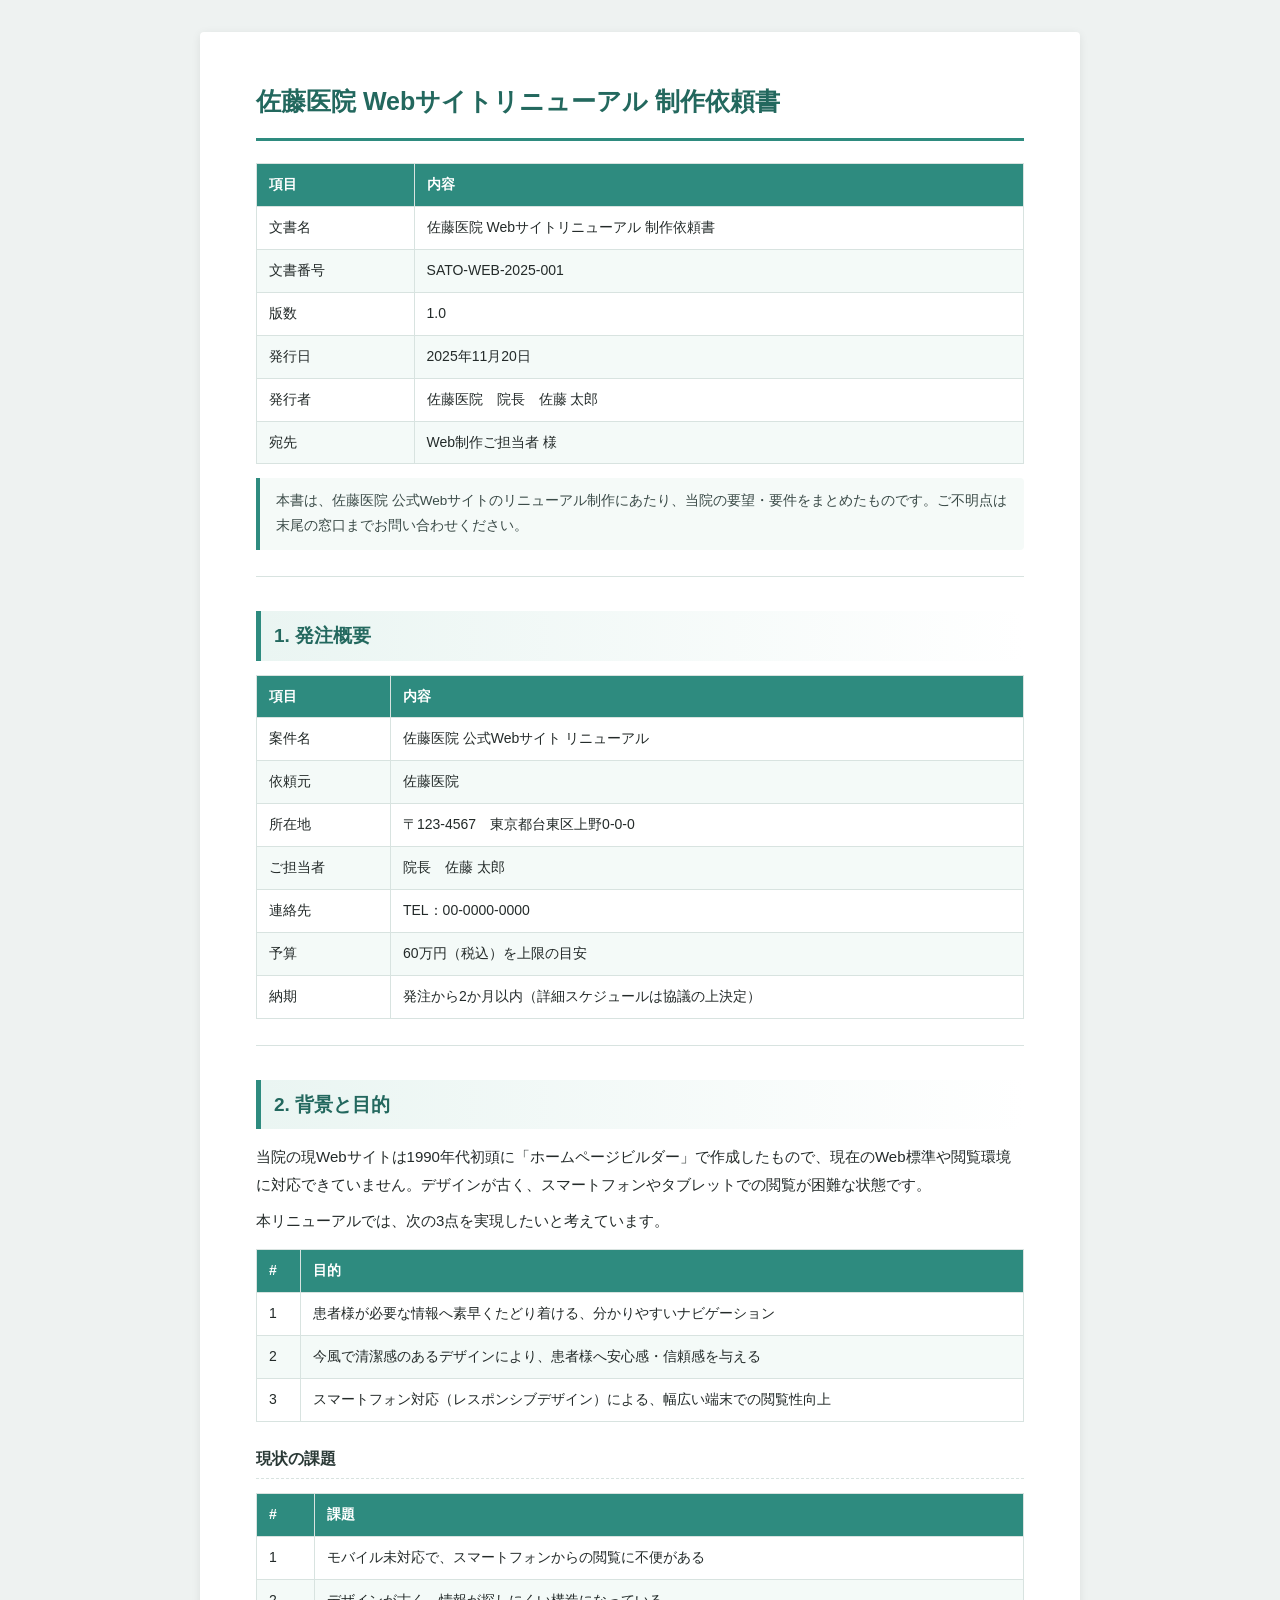
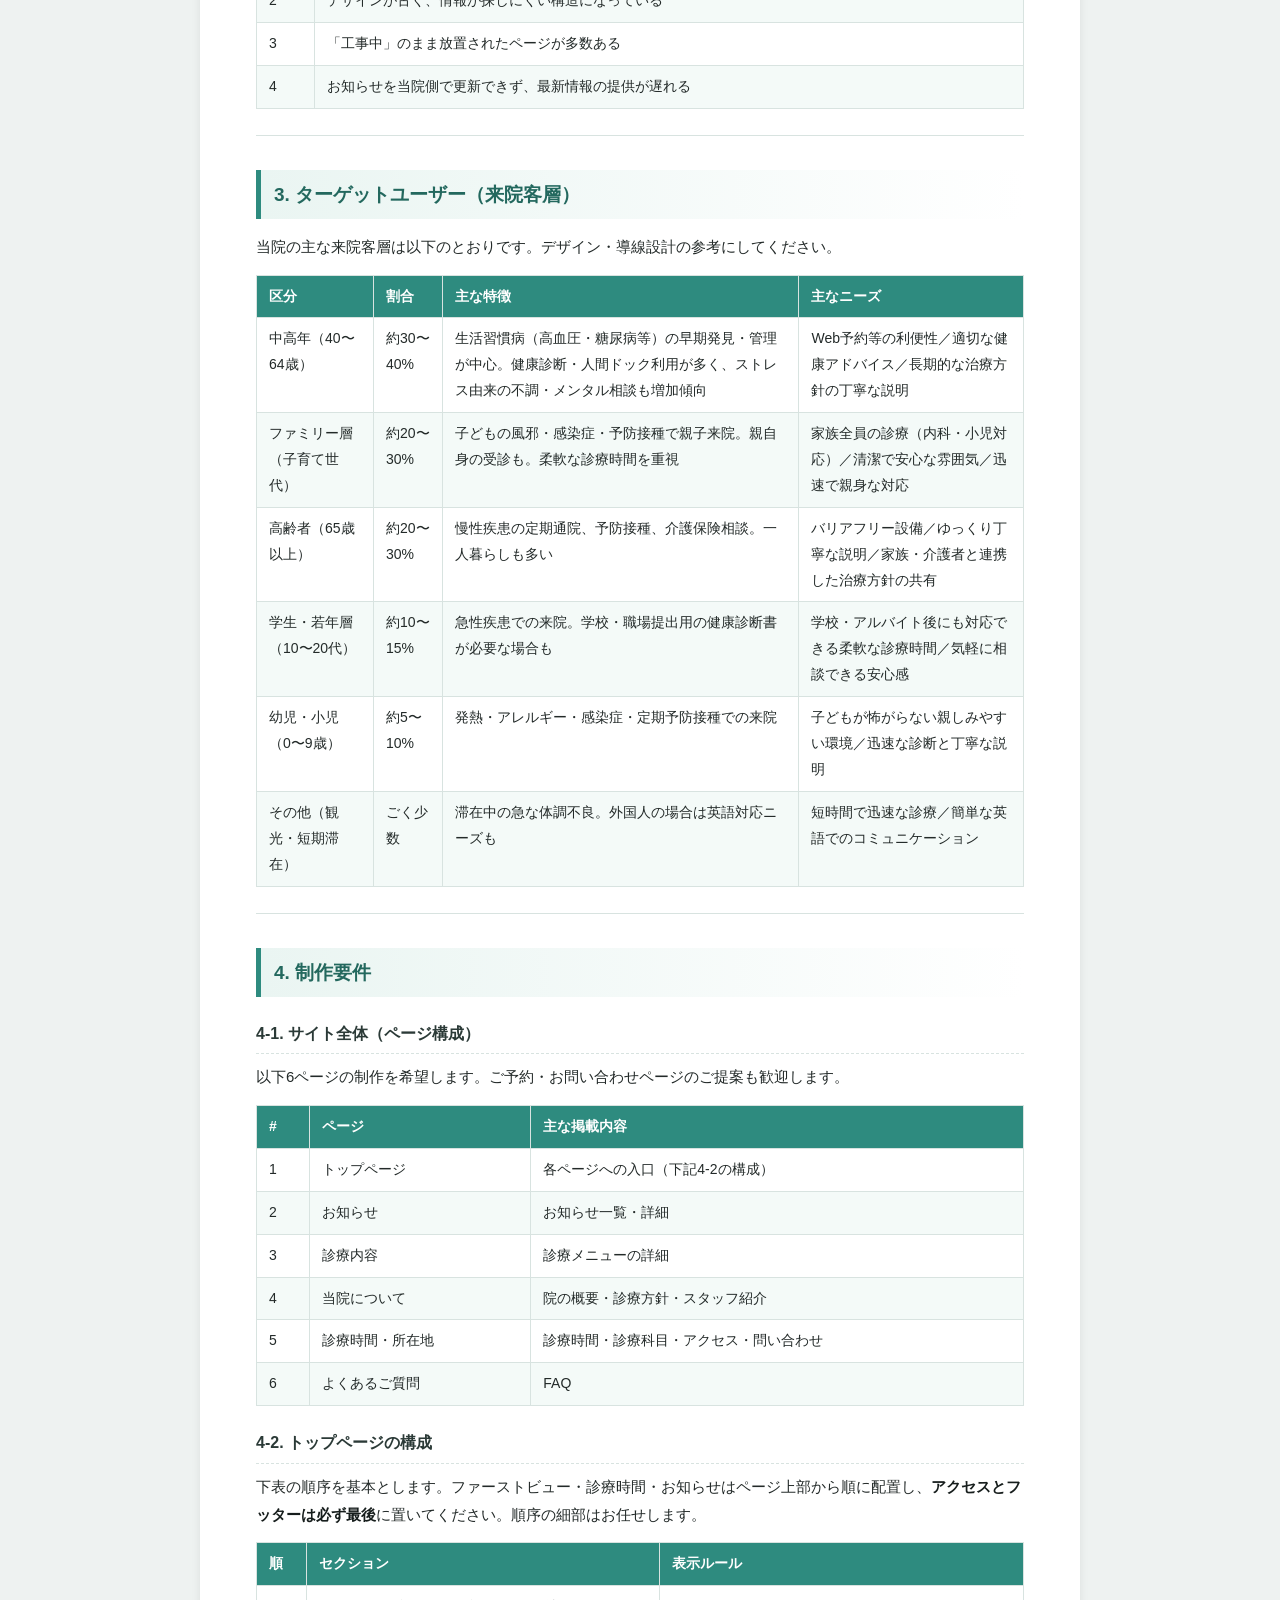
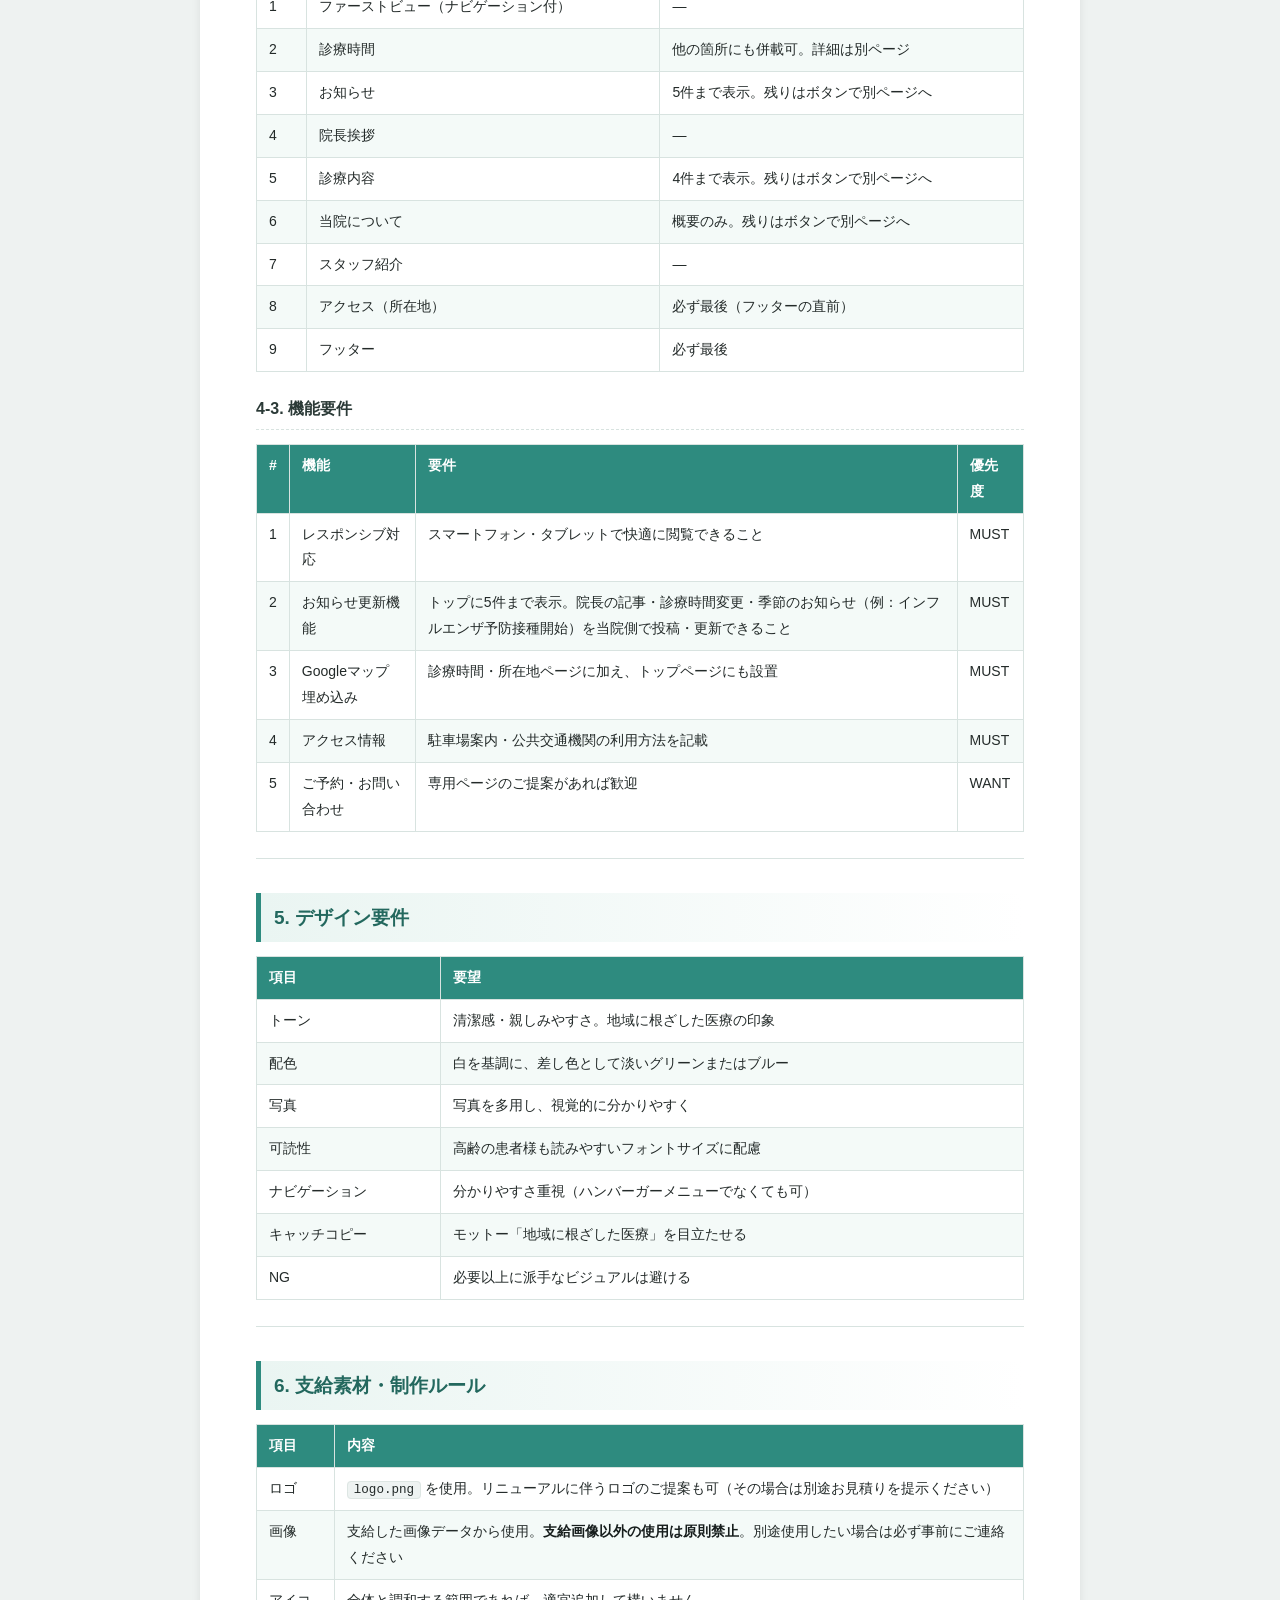
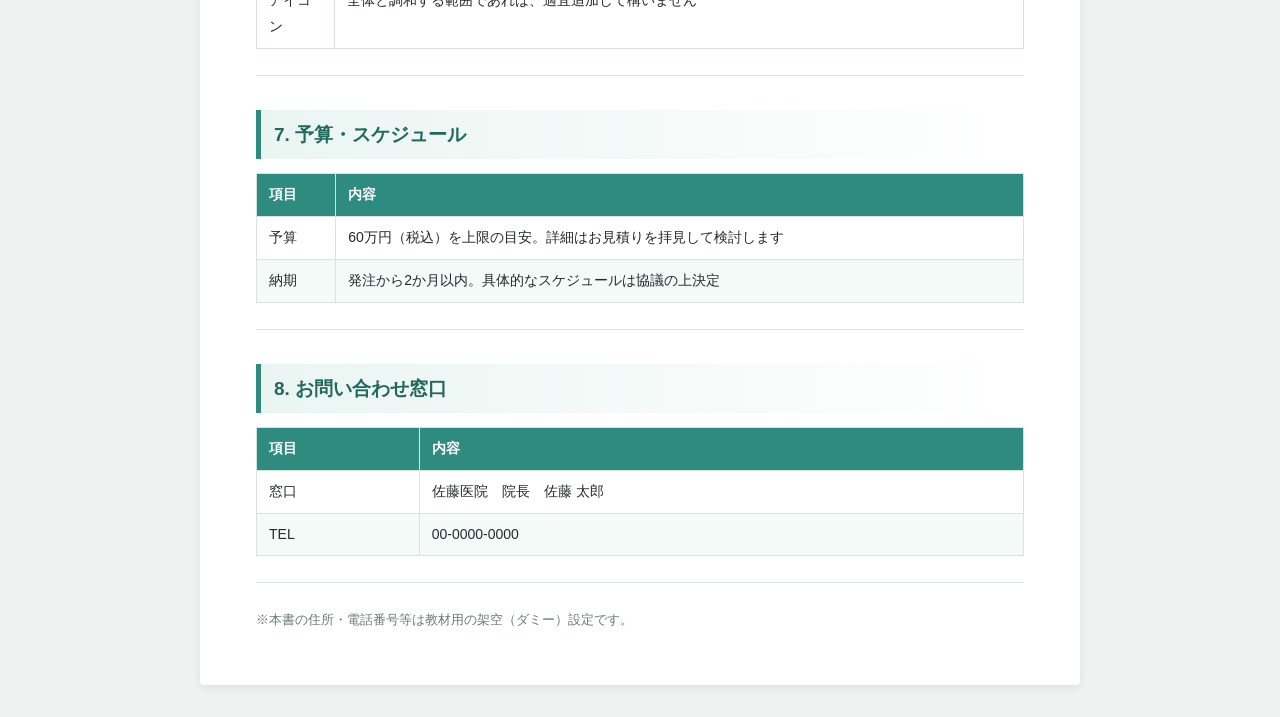
<file: docs/requirements.html>
<!doctype html><html lang="ja"><head><meta charset="utf-8"><meta name="viewport" content="width=device-width, initial-scale=1"><title>佐藤医院 Webサイトリニューアル 制作依頼書</title><style>
:root{--accent:#2E8B7F;--accent-dark:#23685E;--line:#d8e3e0;--muted:#6B7B77;}
*{box-sizing:border-box;}
body{margin:0;background:#eef2f1;color:#232A29;line-height:1.85;font-size:15px;
 font-family:"Yu Gothic",YuGothic,"Hiragino Kaku Gothic ProN","Noto Sans JP","Meiryo",sans-serif;}
.page{max-width:880px;margin:32px auto;background:#fff;padding:46px 56px;
 box-shadow:0 2px 10px rgba(0,0,0,.08);border-radius:4px;}
h1{font-size:25px;color:var(--accent-dark);margin:0 0 22px;padding-bottom:14px;border-bottom:3px solid var(--accent);}
h2{font-size:19px;color:var(--accent-dark);margin:34px 0 14px;padding:7px 0 7px 13px;
 border-left:5px solid var(--accent);background:linear-gradient(90deg,#eaf5f2,rgba(255,255,255,0));}
h3{font-size:16px;color:#2b3a37;margin:22px 0 9px;padding-bottom:5px;border-bottom:1px dashed var(--line);}
p{margin:9px 0;}
strong{color:#161d1c;}
code{background:#eef3f2;border:1px solid #dde6e3;border-radius:4px;padding:1px 6px;
 font-family:Consolas,"Courier New",monospace;font-size:.9em;}
table{width:100%;border-collapse:collapse;margin:14px 0;font-size:14px;}
th,td{border:1px solid var(--line);padding:8px 12px;text-align:left;vertical-align:top;}
th{background:var(--accent);color:#fff;font-weight:600;}
tbody tr:nth-child(even){background:#f4faf8;}
ul{margin:9px 0;padding-left:1.4em;}
li{margin:4px 0;}
blockquote{margin:14px 0;padding:11px 16px;background:#f5faf8;border-left:4px solid var(--accent);
 color:#3a4a47;font-size:13.5px;border-radius:0 4px 4px 0;}
.small{color:var(--muted);font-size:12.5px;margin:6px 0;}
.right{text-align:right;}
hr{border:0;border-top:1px solid var(--line);margin:26px 0;}
@media print{body{background:#fff;}.page{box-shadow:none;margin:0;max-width:none;padding:0;border-radius:0;}}
@media (max-width:620px){.page{padding:24px 18px;}table{font-size:13px;}th,td{padding:6px 8px;}}
</style></head><body><main class="page"><h1>佐藤医院 Webサイトリニューアル 制作依頼書</h1>
<table><thead><tr><th>項目</th><th>内容</th></tr></thead><tbody><tr><td>文書名</td><td>佐藤医院 Webサイトリニューアル 制作依頼書</td></tr><tr><td>文書番号</td><td>SATO-WEB-2025-001</td></tr><tr><td>版数</td><td>1.0</td></tr><tr><td>発行日</td><td>2025年11月20日</td></tr><tr><td>発行者</td><td>佐藤医院　院長　佐藤 太郎</td></tr><tr><td>宛先</td><td>Web制作ご担当者 様</td></tr></tbody></table>
<blockquote>本書は、佐藤医院 公式Webサイトのリニューアル制作にあたり、当院の要望・要件をまとめたものです。ご不明点は末尾の窓口までお問い合わせください。</blockquote>
<hr>
<h2>1. 発注概要</h2>
<table><thead><tr><th>項目</th><th>内容</th></tr></thead><tbody><tr><td>案件名</td><td>佐藤医院 公式Webサイト リニューアル</td></tr><tr><td>依頼元</td><td>佐藤医院</td></tr><tr><td>所在地</td><td>〒123-4567　東京都台東区上野0-0-0</td></tr><tr><td>ご担当者</td><td>院長　佐藤 太郎</td></tr><tr><td>連絡先</td><td>TEL：00-0000-0000</td></tr><tr><td>予算</td><td>60万円（税込）を上限の目安</td></tr><tr><td>納期</td><td>発注から2か月以内（詳細スケジュールは協議の上決定）</td></tr></tbody></table>
<hr>
<h2>2. 背景と目的</h2>
<p>当院の現Webサイトは1990年代初頭に「ホームページビルダー」で作成したもので、現在のWeb標準や閲覧環境に対応できていません。デザインが古く、スマートフォンやタブレットでの閲覧が困難な状態です。</p>
<p>本リニューアルでは、次の3点を実現したいと考えています。</p>
<table><thead><tr><th>#</th><th>目的</th></tr></thead><tbody><tr><td>1</td><td>患者様が必要な情報へ素早くたどり着ける、分かりやすいナビゲーション</td></tr><tr><td>2</td><td>今風で清潔感のあるデザインにより、患者様へ安心感・信頼感を与える</td></tr><tr><td>3</td><td>スマートフォン対応（レスポンシブデザイン）による、幅広い端末での閲覧性向上</td></tr></tbody></table>
<h3>現状の課題</h3>
<table><thead><tr><th>#</th><th>課題</th></tr></thead><tbody><tr><td>1</td><td>モバイル未対応で、スマートフォンからの閲覧に不便がある</td></tr><tr><td>2</td><td>デザインが古く、情報が探しにくい構造になっている</td></tr><tr><td>3</td><td>「工事中」のまま放置されたページが多数ある</td></tr><tr><td>4</td><td>お知らせを当院側で更新できず、最新情報の提供が遅れる</td></tr></tbody></table>
<hr>
<h2>3. ターゲットユーザー（来院客層）</h2>
<p>当院の主な来院客層は以下のとおりです。デザイン・導線設計の参考にしてください。</p>
<table><thead><tr><th>区分</th><th>割合</th><th>主な特徴</th><th>主なニーズ</th></tr></thead><tbody><tr><td>中高年（40〜64歳）</td><td>約30〜40%</td><td>生活習慣病（高血圧・糖尿病等）の早期発見・管理が中心。健康診断・人間ドック利用が多く、ストレス由来の不調・メンタル相談も増加傾向</td><td>Web予約等の利便性／適切な健康アドバイス／長期的な治療方針の丁寧な説明</td></tr><tr><td>ファミリー層（子育て世代）</td><td>約20〜30%</td><td>子どもの風邪・感染症・予防接種で親子来院。親自身の受診も。柔軟な診療時間を重視</td><td>家族全員の診療（内科・小児対応）／清潔で安心な雰囲気／迅速で親身な対応</td></tr><tr><td>高齢者（65歳以上）</td><td>約20〜30%</td><td>慢性疾患の定期通院、予防接種、介護保険相談。一人暮らしも多い</td><td>バリアフリー設備／ゆっくり丁寧な説明／家族・介護者と連携した治療方針の共有</td></tr><tr><td>学生・若年層（10〜20代）</td><td>約10〜15%</td><td>急性疾患での来院。学校・職場提出用の健康診断書が必要な場合も</td><td>学校・アルバイト後にも対応できる柔軟な診療時間／気軽に相談できる安心感</td></tr><tr><td>幼児・小児（0〜9歳）</td><td>約5〜10%</td><td>発熱・アレルギー・感染症・定期予防接種での来院</td><td>子どもが怖がらない親しみやすい環境／迅速な診断と丁寧な説明</td></tr><tr><td>その他（観光・短期滞在）</td><td>ごく少数</td><td>滞在中の急な体調不良。外国人の場合は英語対応ニーズも</td><td>短時間で迅速な診療／簡単な英語でのコミュニケーション</td></tr></tbody></table>
<hr>
<h2>4. 制作要件</h2>
<h3>4-1. サイト全体（ページ構成）</h3>
<p>以下6ページの制作を希望します。ご予約・お問い合わせページのご提案も歓迎します。</p>
<table><thead><tr><th>#</th><th>ページ</th><th>主な掲載内容</th></tr></thead><tbody><tr><td>1</td><td>トップページ</td><td>各ページへの入口（下記4-2の構成）</td></tr><tr><td>2</td><td>お知らせ</td><td>お知らせ一覧・詳細</td></tr><tr><td>3</td><td>診療内容</td><td>診療メニューの詳細</td></tr><tr><td>4</td><td>当院について</td><td>院の概要・診療方針・スタッフ紹介</td></tr><tr><td>5</td><td>診療時間・所在地</td><td>診療時間・診療科目・アクセス・問い合わせ</td></tr><tr><td>6</td><td>よくあるご質問</td><td>FAQ</td></tr></tbody></table>
<h3>4-2. トップページの構成</h3>
<p>下表の順序を基本とします。ファーストビュー・診療時間・お知らせはページ上部から順に配置し、<strong>アクセスとフッターは必ず最後</strong>に置いてください。順序の細部はお任せします。</p>
<table><thead><tr><th>順</th><th>セクション</th><th>表示ルール</th></tr></thead><tbody><tr><td>1</td><td>ファーストビュー（ナビゲーション付）</td><td>—</td></tr><tr><td>2</td><td>診療時間</td><td>他の箇所にも併載可。詳細は別ページ</td></tr><tr><td>3</td><td>お知らせ</td><td>5件まで表示。残りはボタンで別ページへ</td></tr><tr><td>4</td><td>院長挨拶</td><td>—</td></tr><tr><td>5</td><td>診療内容</td><td>4件まで表示。残りはボタンで別ページへ</td></tr><tr><td>6</td><td>当院について</td><td>概要のみ。残りはボタンで別ページへ</td></tr><tr><td>7</td><td>スタッフ紹介</td><td>—</td></tr><tr><td>8</td><td>アクセス（所在地）</td><td>必ず最後（フッターの直前）</td></tr><tr><td>9</td><td>フッター</td><td>必ず最後</td></tr></tbody></table>
<h3>4-3. 機能要件</h3>
<table><thead><tr><th>#</th><th>機能</th><th>要件</th><th>優先度</th></tr></thead><tbody><tr><td>1</td><td>レスポンシブ対応</td><td>スマートフォン・タブレットで快適に閲覧できること</td><td>MUST</td></tr><tr><td>2</td><td>お知らせ更新機能</td><td>トップに5件まで表示。院長の記事・診療時間変更・季節のお知らせ（例：インフルエンザ予防接種開始）を当院側で投稿・更新できること</td><td>MUST</td></tr><tr><td>3</td><td>Googleマップ埋め込み</td><td>診療時間・所在地ページに加え、トップページにも設置</td><td>MUST</td></tr><tr><td>4</td><td>アクセス情報</td><td>駐車場案内・公共交通機関の利用方法を記載</td><td>MUST</td></tr><tr><td>5</td><td>ご予約・お問い合わせ</td><td>専用ページのご提案があれば歓迎</td><td>WANT</td></tr></tbody></table>
<hr>
<h2>5. デザイン要件</h2>
<table><thead><tr><th>項目</th><th>要望</th></tr></thead><tbody><tr><td>トーン</td><td>清潔感・親しみやすさ。地域に根ざした医療の印象</td></tr><tr><td>配色</td><td>白を基調に、差し色として淡いグリーンまたはブルー</td></tr><tr><td>写真</td><td>写真を多用し、視覚的に分かりやすく</td></tr><tr><td>可読性</td><td>高齢の患者様も読みやすいフォントサイズに配慮</td></tr><tr><td>ナビゲーション</td><td>分かりやすさ重視（ハンバーガーメニューでなくても可）</td></tr><tr><td>キャッチコピー</td><td>モットー「地域に根ざした医療」を目立たせる</td></tr><tr><td>NG</td><td>必要以上に派手なビジュアルは避ける</td></tr></tbody></table>
<hr>
<h2>6. 支給素材・制作ルール</h2>
<table><thead><tr><th>項目</th><th>内容</th></tr></thead><tbody><tr><td>ロゴ</td><td><code>logo.png</code> を使用。リニューアルに伴うロゴのご提案も可（その場合は別途お見積りを提示ください）</td></tr><tr><td>画像</td><td>支給した画像データから使用。<strong>支給画像以外の使用は原則禁止</strong>。別途使用したい場合は必ず事前にご連絡ください</td></tr><tr><td>アイコン</td><td>全体と調和する範囲であれば、適宜追加して構いません</td></tr></tbody></table>
<hr>
<h2>7. 予算・スケジュール</h2>
<table><thead><tr><th>項目</th><th>内容</th></tr></thead><tbody><tr><td>予算</td><td>60万円（税込）を上限の目安。詳細はお見積りを拝見して検討します</td></tr><tr><td>納期</td><td>発注から2か月以内。具体的なスケジュールは協議の上決定</td></tr></tbody></table>
<hr>
<h2>8. お問い合わせ窓口</h2>
<table><thead><tr><th>項目</th><th>内容</th></tr></thead><tbody><tr><td>窓口</td><td>佐藤医院　院長　佐藤 太郎</td></tr><tr><td>TEL</td><td>00-0000-0000</td></tr></tbody></table>
<hr>
<p class="small">※本書の住所・電話番号等は教材用の架空（ダミー）設定です。</p></main></body></html>
</file>
<file: assets/css/style.css>
﻿:root {
  --main: #2E8B7F;
  --sub: #6A9199;
  --lightgreen: #DCEDEA;
  --beige: #EDE4D6;
  --base: #F8FAF8;
  --text: #263B3A;
  --white: #FFFFFF;
  --hero: #FFD700;
  --holiday: #DC143C;
  --green: #C5DF93;
  --line: #DCE6E3;
  --side: 100px;
  --content: 1240px;
}

* {
  box-sizing: border-box
}

html {
  scroll-behavior: smooth
}

body {
  margin: 0;
  min-width: 1180px;
  background: var(--base);
  color: var(--text);
  font-family: "Zen Maru Gothic", "Noto Sans JP", "Yu Gothic", YuGothic, Meiryo, sans-serif;
  font-size: 16px;
  line-height: 1.75;
  letter-spacing: .015em;
}

a {
  color: inherit;
  text-decoration: none
}

img {
  display: block;
  max-width: 100%
}

/* ===== HERO ===== */
.hero {
  position: relative;
  height: 700px;
  overflow: hidden;
  background: url("../images/hospital_1.jpg") center center/cover no-repeat;
}

.hero__shade {
  position: absolute;
  inset: 0;
  background: linear-gradient(90deg, rgba(24, 57, 63, .10), rgba(255, 255, 255, .02) 55%, rgba(0, 0, 0, .03));
}

.hero__inner {
  position: relative;
  width: 100%;
  height: 100%;
  max-width: 1440px;
  margin: 0 auto
}

.hero__catch {
  position: absolute;
  left: 100px;
  top: 84px;
  margin: 0;
  color: var(--hero);
  font-size: 64px;
  line-height: 1.18;
  font-weight: 700;
  letter-spacing: .02em;
  text-shadow: 0 1px 3px rgba(0, 0, 0, .08);
}

.hero__catch-kana {
  font-size: .9em;
}

.hero__catch-copy {
  position: relative;
  z-index: 1;
}

.hero__branch {
  position: absolute;
  top: -30px;
  left: calc(-13.333% - 26.667px);
  width: calc(100% + 200px);
  height: auto;
  aspect-ratio: 5 / 1;
  overflow: visible;
  fill: none;
  stroke-linecap: round;
  stroke-linejoin: round;
  pointer-events: none;
  filter: drop-shadow(0 1px 2px rgba(0, 0, 0, .18));
  animation: soften-branch .35s ease 5.2s forwards;
}

.hero__branch path {
  vector-effect: non-scaling-stroke;
  stroke-dasharray: 100;
  stroke-dashoffset: 100;
  animation: draw-branch .5s ease-out forwards;
}

.hero__branch .hero__branch-main {
  stroke-width: 6;
  animation-duration: 2.8s;
  animation-timing-function: ease-in-out;
}

.hero__branch .hero__branch-twig {
  stroke-width: 3.5;
}

.hero__branch .hero__branch-twig--middle-two { animation-delay: .8s; }
.hero__branch .hero__branch-twig--middle-four { animation-delay: 1.7s; }
.hero__branch .hero__branch-twig--right-up { animation-delay: 2.05s; }
.hero__branch .hero__branch-twig--right-two { animation-delay: 2.2s; }

.hero__branch-leaf {
  opacity: 0;
  transform-box: fill-box;
  transform-origin: center;
  animation: grow-leaf .55s ease-out forwards;
}

.hero__branch-leaf image {
  filter: saturate(1.8) contrast(1.1);
}

.hero__branch-leaf--middle-one { animation-delay: .8s; }
.hero__branch-leaf--middle-two { animation-delay: 1.2s; }
.hero__branch-leaf--middle-three { animation-delay: 1.65s; }
.hero__branch-leaf--middle-four { animation-delay: 2.1s; }
.hero__branch-leaf--right-up-side { animation-delay: 2.45s; }
.hero__branch-leaf--right-up-tip { animation-delay: 2.65s; }
.hero__branch-leaf--right-two { animation-delay: 2.45s; }
.hero__branch-leaf--tip-one { animation-delay: 2.8s; }
.hero__branch-leaf--tip-two { animation-delay: 3s; }

.hero__branch-yellow-spin {
  transform-box: fill-box;
  transform-origin: center;
  transform-style: preserve-3d;
  animation: spin-leaf-vein 1.6s linear 3.6s both;
}

@keyframes draw-branch {
  to { stroke-dashoffset: 0; }
}

@keyframes grow-leaf {
  from { opacity: 0; transform: scale(.4); }
  to { opacity: 1; transform: scale(1); }
}

@keyframes soften-branch {
  to { opacity: .5; }
}

@keyframes spin-leaf-vein {
  0%, 100% { transform: rotate(-45deg) scaleY(1) rotate(45deg) scale(1); }
  5%, 50%, 95% { transform: rotate(-45deg) scaleY(1) rotate(45deg) scale(1.3); }
  12.5%, 62.5% { transform: rotate(-45deg) scaleY(.02) rotate(45deg) scale(1.3); }
  25%, 75% { transform: rotate(-45deg) scaleY(-1) rotate(45deg) scale(1.3); }
  37.5%, 87.5% { transform: rotate(-45deg) scaleY(-.02) rotate(45deg) scale(1.3); }
}

@media (prefers-reduced-motion: reduce) {
  .hero__branch {
    opacity: .5;
    animation: none;
  }

  .hero__branch path {
    animation: none;
    stroke-dashoffset: 0;
  }

  .hero__branch-leaf {
    animation: none;
    opacity: 1;
  }

  .hero__branch-yellow-spin {
    animation: none;
  }
}

.hero-hours {
  position: absolute;
  left: 100px;
  bottom: 54px;
  width: 748px;
  padding: 16px 24px 0;
  background: rgba(255, 255, 255, .78);
  border: 1px solid rgba(255, 255, 255, .55);
  border-radius: 18px;
  backdrop-filter: blur(2px);
  overflow: hidden;
}

.hero-hours h2 {
  margin: 0 0 8px;
  font-size: 30px;
  line-height: 1.25;
  color: #000;
  font-weight: 700
}

.hero-hours__status {
  display: inline-block;
  margin-left: 14px;
  color: #000;
  font-size: .58em;
  font-weight: 700;
  vertical-align: .18em
}

.hero-hours__status.is-closed {
  color: var(--holiday)
}

.hero-hours__status-link {
  color: inherit;
  text-decoration: underline;
  text-underline-offset: .15em;
}

.hours-table {
  width: 100%;
  border-collapse: collapse;
  color: #000;
  background: transparent
}

.hours-table abbr[title] {
  text-decoration: none;
}

.hours-table th,
.hours-table td {
  text-align: center;
  white-space: nowrap
}

.hours-table tbody th {
  text-align: left;
  font-weight: 700
}

.hours-table--hero {
  table-layout: fixed;
  border: 1px solid #5f6868;
  font-size: 16px;
  background: rgba(255, 255, 255, .22)
}

.hours-table--hero th,
.hours-table--hero td {
  border: 1px solid #5f6868;
  padding: 4px 6px;
  height: 36px
}

.hours-table--hero th:first-child,
.hours-table--hero td:first-child {
  width: 190px;
  min-width: 190px
}

.hours-table--hero thead th {
  font-weight: 700;
  background: rgba(255, 255, 255, .16)
}

.hours-table--hero .is-today {
  background: rgba(197, 223, 147, .72)
}

.hours-table .closed {
  color: var(--holiday);
  font-weight: 700
}

.hero-hours__meta {
  padding: 8px 0 10px
}

.hero-hours__note,
.hero-hours__holiday {
  margin: 0;
  color: #000;
  font-size: 16px;
  line-height: 1.45;
  font-weight: 500
}

.hero-hours__holiday {
  margin-top: 1px
}

.hero-hours__label {
  display: inline-block;
  width: 5em;
  letter-spacing: .25em;
  text-align: justify;
  text-align-last: justify
}

.hours-note__label {
  display: inline-block;
  width: 5em;
  letter-spacing: .25em;
  text-align: justify;
  text-align-last: justify
}

.hero-hours__contact {
  margin: 0 -24px;
  min-height: 58px;
  display: grid;
  grid-template-columns: 1fr 1fr;
  align-items: stretch;
  border-top: 1px solid rgba(92, 112, 109, .25);
  background: rgba(255, 255, 255, .36);
}

.hero-reserve {
  display: flex;
  align-items: center;
  gap: 10px;
  padding: 8px 22px;
  color: #111;
  font-size: 18px;
  font-weight: 700;
  line-height: 1.25;
  transition: background-color .2s ease, color .2s ease
}

.hero-reserve:hover {
  background: var(--main);
  color: #fff
}

.hero-reserve+.hero-reserve {
  border-left: 1px solid rgba(92, 112, 109, .25)
}

.hero-reserve img {
  width: 31px;
  height: 31px;
  object-fit: contain;
  flex: 0 0 31px
}

.hero-reserve--phone {
  font-size: 23px
}

.hero-reserve--web {
  font-size: 21px
}

.hero-reserve__arrow {
  display: none
}

.hero__logo {
  position: absolute;
  display: block;
  right: 100px;
  bottom: 50px;
  width: 300px;
  height: auto;
  filter: drop-shadow(0 2px 1px rgba(0, 0, 0, .18))
}

.hero__logo img,
.footer__logo img {
  width: 100%
}

/* ===== NAV ===== */
.main-nav {
  height: 82px;
  background: var(--main);
  color: #fff;
  border-bottom: 4px solid var(--hero)
}

.main-nav.is-fixed {
  position: fixed;
  z-index: 100;
  top: 0;
  right: 0;
  left: 0
}

.main-nav__inner {
  width: calc(100% - 150px);
  max-width: 1290px;
  height: 78px;
  margin: 0 auto;
  display: flex;
  align-items: center;
  justify-content: center;
  gap: 18px;
  font-size: 19px;
  font-weight: 700;
  white-space: nowrap;
}

.main-nav a {
  display: flex;
  align-items: center;
  min-height: 78px;
  padding: 0 8px;
  letter-spacing: .035em
}

.main-nav a.is-active {
  color: var(--hero);
  box-shadow: inset 0 -4px 0 var(--hero)
}

.nav-dropdown-group {
  position: relative;
  display: flex;
  align-items: center;
  height: 78px;
}

.nav-dropdown-menu {
  position: absolute;
  z-index: 120;
  top: 100%;
  left: 0;
  display: none;
  min-width: 250px;
  padding: 8px 0;
  background: var(--main);
  border-top: 4px solid var(--hero);
  border-radius: 0 0 12px 12px;
  box-shadow: 0 8px 18px rgba(38, 59, 58, .2);
  overflow: hidden;
}

.nav-dropdown-group:hover .nav-dropdown-menu,
.nav-dropdown-group:focus-within .nav-dropdown-menu {
  display: block;
}

.main-nav .nav-dropdown-menu a {
  display: block;
  min-height: 0;
  padding: 8px 16px;
  font-size: 15px;
  line-height: 1.5;
  white-space: nowrap;
}

.main-nav .nav-dropdown-menu a:hover,
.main-nav .nav-dropdown-menu a:focus-visible {
  color: var(--hero);
  background: rgba(255, 255, 255, .1);
}

.back-to-top {
  position: fixed;
  z-index: 110;
  right: 24px;
  bottom: 24px;
  display: grid;
  place-items: center;
  width: 54px;
  height: 54px;
  border: 0;
  border-radius: 50%;
  background: var(--main);
  color: #236f65;
  cursor: pointer;
  opacity: 0;
  visibility: hidden;
  transform: translateY(10px);
  transition: opacity .2s ease, transform .2s ease, visibility .2s;
  box-shadow: 0 4px 14px rgba(38, 59, 58, .2)
}

.back-to-top span {
  display: block;
  width: 0;
  height: 0;
  border-right: 12px solid transparent;
  border-bottom: 18px solid #fff;
  border-left: 12px solid transparent;
  transform: translateY(-2px)
}

.back-to-top.is-visible {
  opacity: 1;
  visibility: visible;
  transform: translateY(0)
}

.back-to-top:hover {
  background: #236f65;
  box-shadow: 0 6px 18px rgba(38, 59, 58, .3)
}

.back-to-top.is-visible:hover {
  transform: translateY(-3px) scale(1.06)
}

.back-to-top:focus-visible {
  outline: 3px solid var(--hero);
  outline-offset: 3px
}

.nav-leaf {
  width: 25px;
  height: 25px;
  object-fit: contain;
  opacity: .98;
  flex: 0 0 25px
}

/* ===== COMMON ===== */
.section {
  padding: 0 0 60px;
  background: var(--base)
}

.section--beige {
  background: var(--beige)
}

.section-title {
  height: 50px;
  background: var(--sub);
  color: #fff;
  display: flex;
  align-items: center;
  gap: 10px;
  padding-right: var(--side);
  padding-left: max(0px, calc((100% - var(--content))/2 - 100px));
}

.section-title img {
  width: 50px;
  height: 50px;
  object-fit: contain;
  flex: 0 0 50px
}

.section-title__link {
  display: inline-flex;
  flex: 0 0 auto;
  flex-flow: row nowrap;
  height: 100%;
  align-items: center;
  gap: 10px;
  color: inherit;
  text-decoration: none;
}

.section-title__link:hover h2,
.section-title__link:focus-visible h2 {
  text-decoration: underline;
  text-underline-offset: .16em;
}

.section-title__link:focus-visible {
  outline: 2px solid currentColor;
  outline-offset: -3px;
}

.section-title h2 {
  margin: 0;
  font-size: 24px;
  line-height: 50px;
  font-weight: 700;
  letter-spacing: .05em;
  white-space: nowrap
}

.content {
  width: calc(100% - (var(--side)*2));
  max-width: 1240px;
  margin: 0 auto;
  padding-top: 60px
}

#services > .content > .intro,
#about .about-copy--left > p,
#staff > .content > .intro {
  font-size: 18px;
}

#about .about-copy--right h3,
#about .about-copy--right li {
  font-size: 18px;
  line-height: 1.65;
}

#about .about-copy--right h3 {
  margin: 0;
}

.intro {
  margin: 0 0 42px;
  font-size: 16px;
  line-height: 1.8
}

.section-action {
  display: flex;
  justify-content: flex-end;
  margin-top: 38px;
  width: 100%
}

.pill-button {
  display: inline-flex;
  align-items: center;
  justify-content: center;
  min-width: 300px;
  min-height: 44px;
  padding: 8px 26px;
  border-radius: 999px;
  background: var(--main);
  color: #fff;
  font-size: 17px;
  font-weight: 600;
  transition: background-color .2s ease, color .2s ease
}

.pill-button:hover {
  background: #236f65;
  color: #fff
}

/* ===== NEWS ===== */
.news-list {
  padding-top: 56px
}

.news-row {
  display: grid;
  grid-template-columns: 1fr 150px 180px;
  align-items: center;
  gap: 22px;
  min-height: 45px;
  padding: 0 8px 6px;
  background-image: radial-gradient(circle, rgba(46, 139, 127, .55) 1.55px, transparent 1.9px);
  background-size: 12px 5px;
  background-repeat: repeat-x;
  background-position: left bottom;
  font-size: 16px;
}

.news-row time {
  font-size: 16px;
  color: #4c5e5b;
  text-align: center
}

.mini-button {
  justify-self: end;
  display: inline-flex;
  align-items: center;
  justify-content: center;
  min-width: 160px;
  background: var(--lightgreen);
  color: var(--main);
  border-radius: 999px;
  padding: 3px 16px;
  font-size: 16px;
  font-weight: 700;
  line-height: 1.5;
  cursor: pointer;
  transition: background-color .2s ease, color .2s ease
}

.mini-button:hover {
  background: var(--main);
  color: #fff
}

/* ===== GREETING ===== */
.greeting-grid {
  display: grid;
  grid-template-columns: 345px 1fr;
  gap: 62px;
  align-items: start
}

.greeting-photo {
  width: 345px;
  height: 345px;
  object-fit: cover;
  border-radius: 24px
}

.greeting-copy {
  font-size: 16px;
  line-height: 1.78
}

.greeting-copy p {
  margin: 0 0 8px;
  text-align: justify;
  text-justify: inter-ideograph
}

.signature {
  text-align: right !important;
  font-size: 16px;
  font-weight: 500;
  margin-top: 20px !important
}

/* ===== SERVICES ===== */
.service-grid {
  display: grid;
  grid-template-columns: repeat(3, minmax(0, 1fr));
  grid-template-rows: auto 220px 220px;
  gap: 24px 42px;
  align-items: start
}

.service-card {
  width: 100%;
  background: #fff;
  border-radius: 22px;
  overflow: hidden;
  box-shadow: 0 0 0 1px rgba(46, 139, 127, .035)
}

.service-card>img:not(.service-icon) {
  width: 100%;
  height: 220px;
  object-fit: cover
}

.service-card__body {
  padding: 22px 26px 26px
}

.service-card h3 {
  margin: 0 0 12px;
  font-size: 24px;
  line-height: 1.35;
  text-align: center;
  font-weight: 700
}

.service-card p {
  margin: 0;
  font-size: 16px;
  line-height: 1.7;
  text-align: justify;
  text-justify: inter-ideograph
}

.service-card--general {
  grid-column: 1;
  grid-row: 1
}

.service-card--lifestyle {
  grid-column: 2;
  grid-row: 1
}

.service-card--digestive {
  grid-column: 3;
  grid-row: 1
}

.service-card--respiratory {
  grid-column: 1;
  grid-row: 2 / 4;
  height: 464px
}

.service-card--health {
  grid-column: 2;
  grid-row: 2
}

.service-card--vaccination {
  grid-column: 3;
  grid-row: 2
}

.service-card--smoking {
  grid-column: 2;
  grid-row: 3;
  align-self: start
}

.service-card--icon-only {
  height: 220px;
  display: flex;
  flex-direction: column;
  align-items: center;
  justify-content: center;
  padding: 20px 22px
}

.service-card--icon-only .service-icon {
  width: 116px;
  height: 116px;
  object-fit: contain;
  margin: 0 auto 8px
}

.service-card--icon-only .service-card__body {
  width: 100%;
  padding: 0
}

.service-card--icon-only h3 {
  margin: 0;
  font-size: 22px;
  line-height: 1.35
}

/* ===== ABOUT ===== */
.about-grid {
  display: grid;
  grid-template-columns: 1fr 1.35fr 1fr;
  gap: 50px;
  align-items: start
}

.about-photo {
  width: 100%;
  height: 300px;
  object-fit: cover;
  border-radius: 18px
}

.about-copy {
  font-size: 16px;
  line-height: 1.8
}

.about-copy p {
  margin: 0;
  text-align: justify;
  text-justify: inter-ideograph
}

.about-copy--right {
  min-height: 300px;
  display: flex;
  flex-direction: column
}

.about-copy h3 {
  margin: 0 0 8px;
  font-size: 24px;
  line-height: 1.45
}

.about-copy ul {
  list-style: none;
  padding: 0;
  margin: 0
}

.about-copy li {
  font-size: 18px;
  font-weight: 700;
  line-height: 1.85
}

.about-copy--right .section-action {
  margin-top: auto
}

/* ===== STAFF ===== */
.staff-grid {
  display: grid;
  grid-template-columns: 1fr 1fr;
  gap: 42px 76px;
  margin-top: 34px
}

.staff-card {
  display: grid;
  grid-template-columns: 148px 1fr;
  gap: 28px;
  align-items: start
}

.staff-card img {
  width: 148px;
  height: 178px;
  object-fit: cover;
  object-position: center top;
  border-radius: 50% / 44%;
}

.staff-card h3 {
  margin: 0 0 8px;
  font-size: 18px;
  line-height: 1.45
}

.staff-card p {
  margin: 0 0 5px;
  font-size: 16px;
  line-height: 1.65;
  text-align: justify;
  text-justify: inter-ideograph
}

/* ===== ACCESS ===== */
.access-grid {
  display: grid;
  grid-template-columns: 560px 1fr;
  gap: 74px;
  align-items: start
}

.map-image {
  width: 560px;
  height: 430px;
  object-fit: cover
}

.access-copy {
  min-height: 430px;
  display: flex;
  flex-direction: column
}

.access-copy h3 {
  font-size: 20px;
  line-height: 1.4;
  margin: 0 0 6px
}

.access-copy p {
  margin: 0 0 22px;
  font-size: 16px;
  line-height: 1.7
}

.access-copy .section-action {
  margin-top: auto
}

/* ===== HOURS / DEPARTMENTS ===== */
.hours-content {
  padding-top: 58px
}

.hours-subheading {
  display: flex;
  align-items: center;
  gap: 14px;
  width: 100%;
  min-height: 42px;
  margin: 0 0 28px;
  padding: 7px 18px;
  background: var(--lightgreen);
  color: var(--text);
  font-size: 20px;
  font-weight: 500;
  line-height: 1.4
}

.hours-subheading img {
  width: 30px;
  height: 30px;
  object-fit: contain;
  flex: 0 0 30px
}

.hours-table--main {
  width: 760px;
  border: 1px solid #5f6868;
  font-size: 18px;
  background: var(--base)
}

.hours-table--main th,
.hours-table--main td {
  border: 1px solid #5f6868;
  padding: 8px 12px
}

.hours-table--main thead th {
  background: #f5f8f7;
  font-weight: 700
}

.hours-table--main tbody td:not(.closed) {
  font-size: 0;
}

.hours-table--main tbody td:not(.closed)::after {
  content: "○";
  font-size: 16px;
}

.hours-table--main th:first-child {
  width: 230px
}

.hours-note {
  font-size: 16px;
  line-height: 1.55;
  margin: 18px 0 0
}

.department-copy {
  padding-top: 0
}

.department-copy ul {
  margin: 0;
  padding-left: 22px;
  font-size: 16px;
  line-height: 1.7
}

/* ===== FOOTER ===== */
.footer {
  min-height: 190px;
  background: var(--main);
  color: #fff;
  padding: 34px var(--side) 16px;
  font-size: 16px
}

.footer__inner {
  display: grid;
  grid-template-columns: 330px 1fr;
  gap: 70px;
  align-items: center;
  padding-bottom: 22px;
  max-width: 1240px;
  margin: 0 auto
}

.footer__logo {
  display: block;
  width: 290px;
  height: auto
}

.footer__brand span {
  display: none
}

.footer__contact h2 {
  margin: 0 0 7px;
  font-size: 20px;
  line-height: 1.4;
  font-weight: 700
}

.footer__contact-note {
  display: none
}

.footer__contact-list {
  display: flex;
  flex-wrap: wrap;
  gap: 7px 22px;
  font-size: 16px;
  line-height: 1.7
}

.footer__contact-list span {
  white-space: nowrap
}

.footer__contact-list b {
  margin-right: 6px
}

.footer__copyright {
  max-width: 1240px;
  margin: 0 auto;
  border-top: 1px solid rgba(255, 255, 255, .45);
  padding-top: 12px;
  text-align: right;
  font-size: 16px;
  opacity: .9
}

.visually-hidden {
  position: absolute !important;
  width: 1px;
  height: 1px;
  padding: 0;
  margin: -1px;
  overflow: hidden;
  clip: rect(0, 0, 0, 0);
  white-space: nowrap;
  border: 0
}

@media (max-width:1200px) {
  body {
    min-width: 1200px
  }
}

/* 0930 fine tuning */
.service-card--respiratory>img:not(.service-icon) {
  height: 252px;
}

.service-card--respiratory .service-card__body {
  height: 212px;
}

/* 2026-09-30 HERO schedule adjustment */
.hero-hours {
  width: min(700px, calc(100% - 80px));
  max-width: 700px;
}

.hours-table--hero {
  width: 100%;
  font-size: 18px;
}

.hours-table--hero th,
.hours-table--hero td {
  padding: 5px 5px;
  height: 38px;
}

.hours-table--hero th:first-child,
.hours-table--hero td:first-child {
  width: 225px;
  min-width: 225px;
}

.hours-table--hero tbody th {
  font-size: 20px;
  letter-spacing: .01em;
}

.hours-table--hero .hours-period {
  margin-left: .5em;
}

@media (max-width: 900px) {
  .hero-hours {
    width: min(700px, calc(100% - 32px));
  }

  .hours-table--hero tbody th {
    font-size: 18px;
  }

  .hours-table--hero th:first-child,
  .hours-table--hero td:first-child {
    width: 205px;
    min-width: 205px;
  }
}

/* Training-site notice */
.training-disclaimer {
  max-width: 1240px;
  margin: 0 auto 14px;
  padding-top: 4px;
  font-size: 16px;
  line-height: 1.7;
}

/* ===== RESPONSIVE / MOBILE CAROUSEL ===== */
html,
body {
  max-width: 100%;
  overflow-x: hidden
}

.nav-toggle {
  display: none
}

.carousel-dots {
  display: none
}

@media (max-width:1000px) {
  :root {
    --side: 32px;
    --content: 100%
  }

  body {
    min-width: 0;
    width: 100%;
    font-size: 16px;
    line-height: 1.7;
    overflow-x: hidden;
  }

  img {
    max-width: 100%;
    height: auto
  }

  /* HERO */
  .hero {
    height: auto;
    min-height: 760px;
    background-position: center top;
  }

  .hero__inner {
    min-height: 760px;
    padding: 54px 32px 32px;
  }

  .hero__catch {
    position: relative;
    left: auto;
    top: auto;
    width: calc(100% - 74px);
    margin: 0;
    font-size: clamp(34px, 7vw, 48px);
    line-height: 1.25;
  }

  .hero__branch {
    position: relative;
    top: auto;
    display: block;
    margin-top: -95px;
  }

  .hero__logo {
    right: 32px;
    top: 150px;
    bottom: auto;
    width: min(260px, 38vw);
  }

  .hero-hours {
    position: relative;
    left: auto;
    bottom: auto;
    width: 100%;
    max-width: 700px;
    margin-top: 190px;
    padding: 16px 18px 0;
    border-radius: 16px;
  }

  .hero-hours h2 {
    font-size: 28px
  }

  .hours-table--hero {
    font-size: 16px;
    table-layout: fixed
  }

  .hours-table--hero th,
  .hours-table--hero td {
    font-size: 16px;
    padding: 5px 3px;
    height: 38px
  }

  .hours-table--hero th:first-child,
  .hours-table--hero td:first-child {
    width: 188px;
    min-width: 0
  }

  .hours-table--hero tbody th {
    font-size: 18px;
    white-space: normal;
    line-height: 1.25
  }

  .hero-hours__note,
  .hero-hours__holiday {
    font-size: 16px
  }

  .hero-hours__contact {
    grid-template-columns: 1fr 1fr;
    margin: 0 -18px
  }

  .hero-reserve,
  .hero-reserve--phone,
  .hero-reserve--web {
    font-size: 18px;
    padding: 8px 12px
  }

  .hero-reserve img {
    width: 26px;
    height: 26px;
    flex-basis: 26px
  }

  /* mobile/tablet menu */
  .nav-toggle {
    display: flex;
    position: absolute;
    z-index: 40;
    top: 20px;
    right: 24px;
    width: 58px;
    height: 58px;
    border: 0;
    border-radius: 50%;
    background: var(--hero);
    align-items: center;
    justify-content: center;
    flex-direction: column;
    gap: 5px;
    cursor: pointer;
  }

  .nav-toggle span {
    display: block;
    width: 29px;
    height: 3px;
    background: #fff;
    border-radius: 999px
  }

  .main-nav {
    display: none;
    position: absolute;
    z-index: 35;
    top: 82px;
    right: 20px;
    width: min(340px, calc(100vw - 40px));
    height: auto;
    border: 0;
    border-radius: 16px;
    box-shadow: 0 12px 32px rgba(0, 0, 0, .18);
    overflow: hidden;
  }

  .main-nav.is-open {
    display: block
  }

  .main-nav__inner {
    width: 100%;
    max-width: none;
    height: auto;
    margin: 0;
    padding: 8px 0;
    display: flex;
    flex-direction: column;
    align-items: stretch;
    gap: 0;
    font-size: 18px;
    white-space: normal;
  }

  .main-nav a {
    min-height: 52px;
    padding: 10px 22px;
    border-bottom: 1px solid rgba(255, 255, 255, .25)
  }

  .main-nav a:last-of-type {
    border-bottom: 0
  }

  .nav-leaf {
    display: none
  }

  .nav-dropdown-menu {
    display: none !important;
  }

  /* Sections */
  .section {
    padding-bottom: 48px
  }

  .section-title {
    height: 48px;
    padding: 0 32px;
    gap: 8px;
  }

  .section-title img {
    width: 44px;
    height: 44px;
    flex-basis: 44px
  }

  .section-title h2 {
    font-size: 24px;
    line-height: 48px
  }

  .content {
    width: 100%;
    max-width: none;
    margin: 0;
    padding: 44px 32px 0;
  }

  .intro {
    margin-bottom: 30px;
    font-size: 16px
  }

  .section-action {
    margin-top: 28px
  }

  .pill-button {
    min-width: 240px;
    min-height: 44px;
    font-size: 17px
  }

  /* News */
  .news-list {
    padding-top: 36px
  }

  .news-row {
    grid-template-columns: 1fr auto;
    gap: 6px 18px;
    min-height: 58px;
    padding: 7px 0 10px;
  }

  .news-row time {
    font-size: 16px;
    grid-column: 2;
    grid-row: 1;
    text-align: right
  }

  .mini-button {
    display: none
  }

  /* Greeting */
  .greeting-grid {
    grid-template-columns: minmax(240px, 360px) 1fr;
    gap: 34px
  }

  .greeting-photo {
    width: 100%;
    height: auto;
    aspect-ratio: 1/1;
    border-radius: 20px
  }

  /* Services tablet grid */
  .service-grid {
    grid-template-columns: repeat(2, minmax(0, 1fr));
    grid-template-rows: none;
    gap: 24px;
  }

  .service-card,
  .service-card--general,
  .service-card--lifestyle,
  .service-card--digestive,
  .service-card--respiratory,
  .service-card--health,
  .service-card--vaccination,
  .service-card--smoking {
    grid-column: auto;
    grid-row: auto;
    height: auto;
    align-self: stretch;
  }

  .service-card--respiratory>img:not(.service-icon) {
    height: 220px
  }

  .service-card--respiratory .service-card__body {
    height: auto
  }

  .service-card--icon-only {
    min-height: 220px
  }

  /* About */
  .about-grid {
    grid-template-columns: 1fr 1fr;
    gap: 32px
  }

  .about-copy--left {
    grid-column: 1/-1
  }

  .about-photo {
    height: auto;
    aspect-ratio: 16/10
  }

  .about-copy--right {
    min-height: 0
  }

  .about-copy--right .section-action {
    margin-top: 24px
  }

  /* Staff tablet */
  .staff-grid {
    grid-template-columns: 1fr;
    gap: 28px;
    margin-top: 28px
  }

  .staff-card {
    grid-template-columns: 150px 1fr;
    gap: 26px
  }

  .staff-card img {
    width: 150px;
    height: 180px
  }

  /* Access */
  .access-grid {
    grid-template-columns: 1.1fr .9fr;
    gap: 38px
  }

  .map-image {
    width: 100%;
    height: auto;
    aspect-ratio: 4/3
  }

  .access-copy {
    min-height: 0
  }

  /* Hours */
  .hours-content {
    padding-top: 44px;
    overflow: hidden
  }

  .hours-subheading {
    min-height: 40px;
    margin-bottom: 24px;
    padding: 8px 14px;
    font-size: 18px
  }

  .hours-table--main {
    width: 100%;
    font-size: 16px;
    table-layout: fixed
  }

  .hours-table--main th,
  .hours-table--main td {
    font-size: 16px;
    padding: 7px 4px
  }

  .hours-table--main th:first-child {
    width: 190px;
    white-space: normal
  }

  /* Footer */
  .footer {
    padding: 30px 32px 16px;
    font-size: 16px
  }

  .footer__inner {
    grid-template-columns: 260px 1fr;
    gap: 36px
  }

  .footer__logo {
    width: 240px
  }

  .footer__contact-list {
    gap: 6px 14px
  }
}

@media (max-width:480px) {
  :root {
    --side: 16px
  }

  body {
    font-size: 16px;
    line-height: 1.65
  }

  /* HERO closely follows supplied smartphone frame */
  .hero {
    min-height: 690px;
    background-position: 58% top
  }

  .hero__inner {
    min-height: 690px;
    padding: 84px 16px 18px
  }

  .hero__catch {
    width: 78%;
    margin-top: 0;
    font-size: 26px;
    line-height: 1.25;
    text-align: right;
  }

  .hero__branch {
    left: calc(-13.333% - 16.267px);
    width: calc(100% + 122px);
    margin-top: -35px;
  }

  .hero__logo {
    top: 16px;
    right: auto;
    left: 16px;
    width: 170px
  }

  .nav-toggle {
    top: 16px;
    right: 16px;
    width: 54px;
    height: 54px
  }

  .nav-toggle span {
    width: 27px
  }

  .hero-hours {
    margin-top: 122px;
    width: 100%;
    max-width: none;
    padding: 12px 10px 0;
    border-radius: 10px;
  }

  .hero-hours h2 {
    font-size: 22px;
    margin-bottom: 6px
  }

  .hours-table--hero {
    font-size: 16px
  }

  .hours-table--hero th,
  .hours-table--hero td {
    font-size: 16px;
    padding: 4px 1px;
    height: 34px
  }

  .hours-table--hero th:first-child,
  .hours-table--hero td:first-child {
    width: 126px
  }

  .hours-table--hero tbody th {
    font-size: 16px;
    line-height: 1.2;
    padding-left: 4px
  }

  .hero-hours__meta {
    padding: 7px 0 8px
  }

  .hero-hours__note,
  .hero-hours__holiday {
    font-size: 16px;
    line-height: 1.35
  }

  .hero-hours__contact {
    grid-template-columns: 1fr;
    margin: 0 -10px;
    min-height: 52px
  }

  .hero-reserve+.hero-reserve {
    border-left: 0;
    border-top: 1px solid rgba(92, 112, 109, .25)
  }

  .hero-reserve,
  .hero-reserve--phone,
  .hero-reserve--web {
    justify-content: center;
    font-size: 18px;
    gap: 7px;
    padding: 7px 9px
  }

  .hero-reserve img {
    width: 22px;
    height: 22px;
    flex-basis: 22px
  }

  .main-nav {
    top: 76px;
    right: 12px;
    width: calc(100vw - 24px)
  }

  .main-nav__inner {
    font-size: 18px
  }

  .section {
    padding-bottom: 38px
  }

  .section-title {
    height: 44px;
    padding: 0 16px;
    gap: 6px
  }

  .section-title img {
    width: 38px;
    height: 38px;
    flex-basis: 38px
  }

  .section-title h2 {
    font-size: 20px;
    line-height: 44px
  }

  .content {
    padding: 30px 16px 0
  }

  .intro {
    margin-bottom: 24px
  }

  .section-action {
    justify-content: center;
    margin-top: 22px
  }

  .pill-button {
    width: min(100%, 280px);
    min-width: 0;
    font-size: 17px
  }

  .news-list {
    padding-top: 24px
  }

  .news-row {
    grid-template-columns: 1fr auto;
    gap: 4px 12px;
    min-height: 52px;
    padding: 6px 0 9px
  }

  .news-row a,
  .news-row time {
    font-size: 16px
  }

  .greeting-grid {
    display: flex;
    flex-direction: column;
    gap: 22px
  }

  .greeting-photo {
    width: min(100%, 280px);
    align-self: center;
    aspect-ratio: 1/1
  }

  .greeting-copy,
  .greeting-copy p,
  .signature {
    font-size: 16px
  }

  /* Smartphone carousel: services */
  .service-grid,
  .staff-grid {
    display: flex;
    gap: 0;
    width: 100%;
    overflow-x: auto;
    overflow-y: visible;
    scroll-snap-type: x mandatory;
    scroll-behavior: smooth;
    scrollbar-width: none;
    -ms-overflow-style: none;
    overscroll-behavior-x: contain;
    touch-action: pan-x pan-y;
    margin: 0;
  }

  .service-grid::-webkit-scrollbar,
  .staff-grid::-webkit-scrollbar {
    display: none
  }

  .service-card,
  .service-card--general,
  .service-card--lifestyle,
  .service-card--digestive,
  .service-card--respiratory,
  .service-card--health,
  .service-card--vaccination,
  .service-card--smoking {
    flex: 0 0 100%;
    width: 100%;
    min-width: 100%;
    height: auto;
    scroll-snap-align: start;
    scroll-snap-stop: always;
    border-radius: 18px;
  }

  .service-card>img:not(.service-icon),
  .service-card--respiratory>img:not(.service-icon) {
    height: auto;
    aspect-ratio: 16/10;
    object-fit: cover
  }

  .service-card__body,
  .service-card--respiratory .service-card__body {
    height: auto;
    padding: 18px 18px 22px
  }

  .service-card h3,
  .service-card--icon-only h3 {
    font-size: 20px
  }

  .service-card p {
    font-size: 16px
  }

  .service-card--icon-only {
    min-height: 310px;
    padding: 28px 20px
  }

  .service-card--icon-only .service-icon {
    width: 126px;
    height: 126px
  }

  /* Smartphone carousel: staff */
  .staff-grid {
    margin-top: 20px
  }

  .staff-card {
    flex: 0 0 100%;
    width: 100%;
    min-width: 100%;
    scroll-snap-align: start;
    scroll-snap-stop: always;
    display: grid;
    grid-template-columns: 118px 1fr;
    gap: 18px;
    padding: 4px 2px;
  }

  .staff-card img {
    width: 118px;
    height: 150px;
    border-radius: 50% / 44%
  }

  .staff-card h3 {
    font-size: 18px
  }

  .staff-card p {
    font-size: 16px
  }

  .carousel-dots {
    display: flex;
    justify-content: center;
    align-items: center;
    gap: 12px;
    margin: 20px 0 0;
  }

  .carousel-dot {
    display: grid;
    place-items: center;
    width: 44px;
    height: 44px;
    padding: 0;
    border: 0;
    background: transparent;
    cursor: pointer;
  }

  .carousel-dot::before {
    content: "";
    width: 12px;
    height: 12px;
    border-radius: 50%;
    background: var(--sub);
    opacity: .9;
    transition: background-color .2s, transform .2s;
  }

  .carousel-dot.is-active::before {
    background: var(--hero);
    opacity: 1;
    transform: scale(1.2)
  }

  .carousel-dot:focus-visible {
    outline: 2px solid var(--main);
    outline-offset: 0;
    border-radius: 50%
  }

  .about-grid {
    display: flex;
    flex-direction: column;
    gap: 22px
  }

  .about-photo {
    order: 2;
    width: 100%;
    aspect-ratio: 16/9
  }

  .about-copy--right {
    order: 3
  }

  .about-copy h3 {
    font-size: 20px
  }

  .about-copy li {
    font-size: 16px
  }

  .access-grid {
    display: flex;
    flex-direction: column;
    gap: 24px
  }

  .map-image {
    width: 100%;
    aspect-ratio: 4/3
  }

  .access-copy h3 {
    font-size: 20px
  }

  .hours-content {
    padding-top: 30px;
    overflow: hidden
  }

  .hours-subheading {
    min-height: 40px;
    margin-bottom: 20px;
    padding: 7px 10px;
    font-size: 16px;
    gap: 8px
  }

  .hours-subheading img {
    width: 26px;
    height: 26px;
    flex-basis: 26px
  }

  .hours-table--main {
    width: 100%;
    font-size: 16px;
    table-layout: fixed
  }

  .hours-table--main th,
  .hours-table--main td {
    font-size: 16px;
    padding: 6px 1px
  }

  .hours-table--main th:first-child {
    width: 126px;
    line-height: 1.2
  }

  .hours-period {
    display: block
  }

  .department-copy {
    padding-top: 0
  }

  .department-copy ul {
    font-size: 16px
  }

  .footer {
    padding: 28px 16px 14px
  }

  .footer__inner {
    display: flex;
    flex-direction: column;
    align-items: flex-start;
    gap: 24px;
    padding-bottom: 18px
  }

  .footer__logo {
    width: min(260px, 75vw)
  }

  .footer__contact h2 {
    font-size: 20px
  }

  .footer__contact-list {
    display: flex;
    flex-direction: column;
    gap: 4px;
    font-size: 16px
  }

  .footer__contact-list span {
    white-space: normal
  }

  .training-disclaimer {
    font-size: 16px;
    line-height: 1.6;
    margin-bottom: 12px
  }

  .footer__copyright {
    font-size: 16px;
    text-align: center
  }
}

/* Prevent legacy fixed desktop width from causing horizontal scrolling. */
body {
  min-width: 0
}

@media (max-width:1200px) {
  body {
    min-width: 0
  }
}

/* Compact desktop navigation just above the tablet breakpoint. */
@media (min-width:769px) and (max-width:1000px) {
  .hero__logo {
    top: 96px;
    right: 100px;
    bottom: auto;
    width: min(220px, 22vw);
  }

  .hero-hours {
    bottom: 32px;
    width: min(700px, calc(100% - 32px));
  }

  .nav-toggle {
    display: flex;
    position: absolute;
    z-index: 40;
    top: 20px;
    right: 24px;
    width: 58px;
    height: 58px;
    border: 0;
    border-radius: 50%;
    background: var(--hero);
    align-items: center;
    justify-content: center;
    flex-direction: column;
    gap: 5px;
    cursor: pointer;
  }

  .nav-toggle span {
    display: block;
    width: 29px;
    height: 3px;
    background: #fff;
    border-radius: 999px
  }

  .main-nav {
    display: none;
    position: absolute;
    z-index: 35;
    top: 82px;
    right: 20px;
    width: min(340px, calc(100vw - 40px));
    height: auto;
    border: 0;
    border-radius: 16px;
    box-shadow: 0 12px 32px rgba(0, 0, 0, .18);
    overflow: hidden;
  }

  .main-nav.is-open {
    display: block
  }

  .main-nav__inner {
    width: 100%;
    max-width: none;
    height: auto;
    margin: 0;
    padding: 8px 0;
    display: flex;
    flex-direction: column;
    align-items: stretch;
    gap: 0;
    font-size: 18px;
    white-space: normal;
  }

  .main-nav a {
    min-height: 52px;
    padding: 10px 22px;
    border-bottom: 1px solid rgba(255, 255, 255, .25)
  }

  .main-nav a:last-of-type {
    border-bottom: 0
  }

  .nav-leaf {
    display: none
  }

  .main-nav__inner {
    width: calc(100% - 24px);
    gap: 4px;
    font-size: 16px
  }

  .main-nav a {
    padding: 0 4px
  }

  .nav-leaf {
    display: none
  }
}

/* Keep the logo above the catch copy when the HERO schedule needs its space. */
@media (min-width:481px) and (max-width:1200px) {
  .hero__logo {
    top: 16px;
    right: auto;
    bottom: auto;
    left: 32px;
    width: min(240px, 34vw);
  }
}

@media (min-width:481px) and (max-width:1000px) {
  .hero__inner {
    padding-top: 120px;
  }
}

@media (min-width:1001px) and (max-width:1200px) {
  .hero__catch {
    top: 120px;
    left: 32px;
    font-size: 56px;
  }
}

/* =========================
   FAQ subpage
   ========================= */
.subpage-hero {
  width: 100%;
  height: 400px;
  overflow: hidden;
  background: #dcebea
}

.subpage-hero img {
  display: block;
  width: 100%;
  height: 100%;
  object-fit: cover;
  object-position: center 49%
}

.breadcrumb {
  background: var(--sub);
  color: #fff
}

.breadcrumb__inner {
  width: min(1200px, calc(100% - 48px));
  height: 58px;
  margin: 0 auto;
  display: flex;
  align-items: center;
  gap: 20px;
  font-size: 20px;
  font-weight: 700
}

.breadcrumb__inner img {
  width: 34px;
  height: 34px;
  object-fit: contain
}

.breadcrumb__inner a {
  color: #fff;
  text-decoration: none
}

.breadcrumb__inner a:hover {
  text-decoration: underline
}

.faq-main {
  background: #fff
}

.faq-content {
  width: min(1200px, calc(100% - 48px));
  margin: 0 auto;
  padding: 58px 0 70px
}

.faq-lead,
.faq-closing {
  font-size: 18px;
  line-height: 1.9;
  margin: 0
}

.faq-lead {
  margin-bottom: 30px
}

.faq-group {
  margin: 0 0 42px
}

.faq-group h2 {
  display: flex;
  align-items: center;
  gap: 14px;
  width: 100%;
  min-height: 42px;
  margin: 0 0 28px;
  padding: 7px 18px;
  background: var(--lightgreen);
  color: var(--text);
  font-size: 20px;
  font-weight: 500;
  line-height: 1.4
}

.faq-group h2 img {
  width: 30px;
  height: 30px;
  object-fit: contain;
  flex: 0 0 30px
}

.faq-list {
  padding: 0 82px
}

.faq-item {
  margin: 0 0 30px
}

.faq-item:last-child {
  margin-bottom: 0
}

.faq-item h3 {
  margin: 0 0 4px;
  color: #111;
  font-size: 18px;
  font-weight: 700;
  line-height: 1.55
}

.faq-question {
  padding: 0;
  border: 0;
  background: transparent;
  color: inherit;
  font: inherit;
  text-align: left;
  cursor: pointer
}

.faq-question:focus-visible {
  outline: 2px solid currentColor;
  outline-offset: 4px
}

.faq-answer[hidden] {
  display: none
}

.faq-item p {
  margin: 0;
  color: #1f2f2e;
  font-size: 16px;
  line-height: 1.75
}

.faq-closing {
  padding: 4px 82px 0
}

@media (max-width:768px) {
  .subpage-hero {
    height: 300px
  }

  .breadcrumb__inner {
    width: calc(100% - 32px);
    height: 54px;
    gap: 14px;
    font-size: 18px
  }

  .breadcrumb__inner img {
    width: 30px;
    height: 30px
  }

  .faq-content {
    width: calc(100% - 32px);
    padding: 44px 0 54px
  }

  .faq-lead,
  .faq-closing {
    font-size: 16px
  }

  .faq-group {
    margin-bottom: 36px
  }

  .faq-group h2 {
    font-size: 18px;
    margin-bottom: 24px;
    padding: 8px 14px
  }

  .faq-list {
    padding: 0 24px
  }

  .faq-item {
    margin-bottom: 26px
  }

  .faq-item h3 {
    font-size: 17px
  }

  .faq-item p {
    font-size: 16px
  }

  .faq-closing {
    padding-left: 24px;
    padding-right: 24px
  }
}

@media (max-width:480px) {
  .subpage-hero {
    height: 210px
  }

  .subpage-hero img {
    object-position: center
  }

  .breadcrumb__inner {
    width: calc(100% - 24px);
    height: 50px;
    gap: 10px;
    font-size: 16px
  }

  .breadcrumb__inner img {
    width: 26px;
    height: 26px
  }

  .faq-content {
    width: calc(100% - 24px);
    padding: 34px 0 44px
  }

  .faq-lead {
    margin-bottom: 24px
  }

  .faq-group {
    margin-bottom: 30px
  }

  .faq-group h2 {
    min-height: 40px;
    margin-bottom: 20px;
    padding: 7px 10px;
    font-size: 16px;
    gap: 8px
  }

  .faq-group h2 img {
    width: 26px;
    height: 26px;
    flex-basis: 26px
  }

  .faq-list {
    padding: 0 8px
  }

  .faq-item {
    margin-bottom: 24px
  }

  .faq-item h3 {
    font-size: 16px;
    line-height: 1.55
  }

  .faq-item p {
    font-size: 16px;
    line-height: 1.7
  }

  .faq-closing {
    padding: 0 8px
  }
}

/* =========================
   News subpage
   FAQページと同じ見出し・余白設計を使用
   ========================= */
.news-content {
  padding-top: 58px;
}

.news-item {
  margin-bottom: 42px;
}

.news-body {
  padding: 0 82px;
}

.news-body p {
  margin: 0;
  color: #1f2f2e;
  font-size: 16px;
  line-height: 1.9;
}

.news-page .subpage-hero img {
  object-position: center 50%;
}

/* Medical page headings follow the leaf banner style used on the news page. */
.medical-item {
  margin: 0 0 32px;
}

.medical-item:last-child {
  margin-bottom: 0;
}

.medical-item h2 {
  display: flex;
  align-items: center;
  gap: 14px;
  width: 100%;
  min-height: 42px;
  margin: 0 0 18px;
  padding: 7px 18px;
  background: var(--lightgreen);
  color: var(--text);
  font-size: 20px;
  font-weight: 500;
  line-height: 1.4;
}

.medical-item h2 img {
  width: 30px;
  height: 30px;
  object-fit: contain;
  flex: 0 0 30px;
}

.medical-item p {
  margin: 0;
  padding: 0 82px;
  color: #1f2f2e;
  font-size: 16px;
  line-height: 1.9;
}

.about-content {
  padding-top: 58px;
}

.about-lead {
  margin: 0 0 30px;
  font-size: 18px;
  line-height: 1.9;
}

.about-body {
  padding: 0 82px;
  color: #1f2f2e;
  font-size: 16px;
  line-height: 1.9;
}

.about-body p {
  margin: 0 0 12px;
}

.about-body ul {
  margin: 10px 0 0;
  padding-left: 1.5em;
}

.about-policy-table {
  width: 100%;
  margin: 18px 0 0;
  border-collapse: collapse;
  background: #fff;
  font-size: 15px;
  line-height: 1.65;
}

.about-policy-table th,
.about-policy-table td {
  border: 1px solid var(--line);
  padding: 10px 14px;
  text-align: left;
  vertical-align: top;
}

.about-policy-table th {
  background: var(--lightgreen);
  font-weight: 700;
}

.about-policy-table th:first-child,
.about-policy-table td:first-child {
  width: 32%;
}

.about-staff-intro {
  margin-bottom: 24px !important;
}

.about-staff-grid {
  width: 100%;
  margin-top: 0;
}

.clinic-info-content {
  padding-top: 58px;
}

.clinic-info-section {
  margin: 0 0 42px;
}

.clinic-info-section:last-child {
  margin-bottom: 0;
}

.clinic-info-section .hours-subheading {
  margin: 0 0 24px;
}

.clinic-hours-table-wrap,
.clinic-info-section > .hours-note,
.clinic-departments,
.clinic-info-note,
.clinic-location-grid,
.clinic-contact-list {
  margin-left: 82px;
  margin-right: 82px;
}

.clinic-hours-table-wrap {
  overflow-x: auto;
}

.clinic-info-content .hours-table--main {
  margin: 0;
}

.clinic-info-content .hours-note {
  margin-top: 18px;
}

.clinic-contact-list li {
  display: grid;
  grid-template-columns: 5em 1em max-content;
  align-items: baseline;
  white-space: nowrap;
}

.clinic-contact-label {
  text-align: justify;
  text-align-last: justify;
  text-justify: inter-character;
}

.clinic-contact-value {
  overflow-wrap: anywhere;
}

.clinic-contact-value--number {
  display: inline-block;
  min-width: max-content;
  white-space: nowrap;
  overflow-wrap: normal;
  word-break: keep-all;
}

.clinic-departments,
.clinic-contact-list,
.clinic-location-copy ul {
  margin: 0 82px;
  padding-left: 1.5em;
  list-style-position: outside;
  font-size: 18px;
  line-height: 1.8;
}

.clinic-departments,
.clinic-contact-list {
  padding-left: 0;
  list-style: none;
}

.clinic-location-copy ul {
  margin: 0;
  padding-left: 0;
  list-style: none;
}

.clinic-info-note {
  margin: 18px 82px 0;
  font-size: 16px;
}

.clinic-location-grid {
  display: grid;
  grid-template-columns: minmax(0, 560px) 1fr;
  gap: 48px;
  align-items: start;
}

.clinic-map {
  width: 100%;
  height: 360px;
  object-fit: cover;
}

.clinic-location-copy p {
  margin: 20px 0 0;
  font-size: 16px;
  line-height: 1.8;
}

@media (max-width:768px) {
  .clinic-info-content {
    padding-top: 44px;
  }

  .clinic-info-section {
    margin-bottom: 36px;
  }

  .clinic-info-section .hours-subheading {
    margin-bottom: 20px;
  }

  .clinic-hours-table-wrap,
  .clinic-info-section > .hours-note,
  .clinic-departments,
  .clinic-info-note,
  .clinic-location-grid,
  .clinic-contact-list {
    margin-left: 24px;
    margin-right: 24px;
  }

  .clinic-departments,
  .clinic-contact-list,
  .clinic-location-copy ul {
    font-size: 16px;
  }

  .clinic-location-grid {
    grid-template-columns: 1fr 1fr;
    gap: 24px;
  }

  .clinic-map {
    height: auto;
    aspect-ratio: 4 / 3;
  }

  .about-content {
    padding-top: 44px;
  }

  .about-lead {
    margin-bottom: 26px;
    font-size: 16px;
  }

  .about-body {
    padding: 0 24px;
  }

  .about-policy-table {
    font-size: 14px;
  }

  .about-policy-table th,
  .about-policy-table td {
    padding: 8px 10px;
  }

  .medical-item {
    margin-bottom: 28px;
  }

  .medical-item h2 {
    margin-bottom: 16px;
    padding: 8px 14px;
    font-size: 18px;
  }

  .medical-item p {
    padding: 0 24px;
  }

  .news-content {
    padding-top: 44px;
  }

  .news-item {
    margin-bottom: 36px;
  }

  .news-body {
    padding: 0 24px;
  }
}

@media (max-width:480px) {
  .clinic-info-content {
    padding-top: 34px;
  }

  .clinic-info-section {
    margin-bottom: 30px;
  }

  .clinic-info-section .hours-subheading {
    margin-bottom: 18px;
  }

  .clinic-hours-table-wrap,
  .clinic-info-section > .hours-note,
  .clinic-departments,
  .clinic-info-note,
  .clinic-location-grid,
  .clinic-contact-list {
    margin-left: 8px;
    margin-right: 8px;
  }

  .clinic-location-grid {
    grid-template-columns: 1fr;
    gap: 18px;
  }

  .clinic-map {
    aspect-ratio: 16 / 10;
  }

  .clinic-departments,
  .clinic-contact-list,
  .clinic-location-copy ul {
    font-size: 16px;
  }

  .about-content {
    padding-top: 34px;
  }

  .about-lead {
    margin-bottom: 24px;
    font-size: 16px;
    line-height: 1.7;
  }

  .about-body {
    padding: 0 8px;
    font-size: 16px;
    line-height: 1.7;
  }

  .about-table-wrap {
    overflow-x: auto;
  }

  .about-policy-table {
    min-width: 560px;
    margin-top: 14px;
  }

  .about-staff-grid {
    width: 100%;
  }

  .medical-item {
    margin-bottom: 24px;
  }

  .medical-item h2 {
    min-height: 40px;
    margin-bottom: 14px;
    padding: 7px 10px;
    gap: 8px;
    font-size: 16px;
  }

  .medical-item h2 img {
    width: 26px;
    height: 26px;
    flex-basis: 26px;
  }

  .medical-item p {
    padding: 0 8px;
    line-height: 1.7;
  }

  .news-content {
    padding-top: 34px;
  }

  .news-item {
    margin-bottom: 30px;
  }

  .news-body {
    padding: 0 8px;
  }

  .news-body p {
    font-size: 16px;
    line-height: 1.7;
  }
}
</file>
<file: assets/css/reservation.css>
:root{
  --main:#2E8B7F;
  --main-dark:#23685E;
  --sub:#6A9199;
  --lightgreen:#DCEDEA;
  --beige:#EDE4D6;
  --base:#F8FAF8;
  --text:#263B3A;
  --white:#FFFFFF;
  --hero:#FFD700;
  --holiday:#DC143C;
  --green:#C5DF93;
  --line:#DCE6E3;
}

.reservation-page{min-width:0;background:var(--base);color:var(--text);font-family:"Zen Maru Gothic","Noto Sans JP","Yu Gothic",Meiryo,sans-serif;font-size:16px;line-height:1.75;letter-spacing:.015em}
.reservation-page *{box-sizing:border-box}
.reservation-page a{color:inherit}

.reservation-header{position:relative;background:#fff;border-bottom:1px solid var(--line)}
.reservation-header__inner{position:relative;width:min(1240px,calc(100% - 64px));min-height:110px;margin:0 auto;display:flex;align-items:center;justify-content:space-between;gap:32px}
.reservation-header__logo img{width:250px;max-width:42vw;height:auto;display:block}
.reservation-header__phone{text-align:right;color:var(--main);font-size:14px;font-weight:500;line-height:1.45;text-decoration:none}
.reservation-header__phone strong{font-size:23px;letter-spacing:.04em}

.reservation-main{width:min(1200px,calc(100% - 48px));margin:0 auto;padding:58px 0 80px}
.reservation-hero{padding:34px 40px 38px;border-radius:18px;background:var(--lightgreen)}
.reservation-title-row{display:flex;align-items:center;gap:16px}
.reservation-title-row img{width:56px;height:56px;object-fit:contain}
.reservation-eyebrow{margin:0 0 2px;color:var(--main);font-size:14px;font-weight:700;letter-spacing:.08em}
.reservation-hero h1{margin:0;font-size:clamp(30px,4vw,42px);line-height:1.35}
.reservation-lead{max-width:800px;margin:18px 0 0;font-size:18px;line-height:1.9}

.reservation-status{margin:32px 0 42px}
.step-list{max-width:760px;margin:0 auto;padding:0;list-style:none;display:grid;grid-template-columns:repeat(3,1fr);gap:8px}
.step-list li{position:relative;display:flex;align-items:center;justify-content:center;gap:8px;min-height:48px;border:1px solid var(--line);background:#fff;color:#71807e;font-weight:700}
.step-list li:first-child{border-radius:999px 0 0 999px}.step-list li:last-child{border-radius:0 999px 999px 0}
.step-list li.is-active{background:var(--main);border-color:var(--main);color:#fff}
.step-list span{display:inline-grid;place-items:center;width:26px;height:26px;border:1px solid currentColor;border-radius:50%;font-size:13px}

.reservation-notice{margin-bottom:42px;padding:24px 28px;border-left:5px solid var(--sub);border-radius:0 14px 14px 0;background:#f2f7f6}
.reservation-notice h2{margin:0 0 12px;color:var(--text);font-size:20px}
.reservation-notice ul{margin:0;padding-left:1.4em}
.reservation-notice li+li{margin-top:6px}

.reservation-form,.confirmation-panel,.completion-panel{display:grid;gap:42px}
.form-section{overflow:hidden;border:1px solid var(--line);border-radius:18px;background:#fff}
.form-section>h2{display:flex;align-items:center;gap:10px;margin:0;padding:14px 22px;background:var(--lightgreen);font-size:20px;line-height:1.5}
.form-section>h2 img{width:32px;height:32px;object-fit:contain}
.form-grid{display:grid;grid-template-columns:1fr 1fr;gap:26px 30px;padding:30px}
.form-field{min-width:0}.form-field--full{grid-column:1/-1}.form-field label,.form-field legend{display:block;margin:0 0 9px;font-weight:700}.form-field fieldset{border:0}
.required,.optional{display:inline-block;margin-left:7px;padding:2px 8px;border-radius:999px;font-size:12px;line-height:1.4;vertical-align:middle}
.required{background:var(--holiday);color:#fff}.optional{background:#eef2f1;color:#5e706d}
.form-field input[type="text"],.form-field input[type="email"],.form-field input[type="tel"],.form-field input[type="date"],.form-field select,.form-field textarea{width:100%;min-height:50px;padding:11px 14px;border:1px solid #aebfbc;border-radius:10px;background:#fff;color:var(--text);font:inherit}
.form-field textarea{min-height:150px;resize:vertical}
.form-field input:focus,.form-field select:focus,.form-field textarea:focus,.choice-row input:focus-visible,.consent-check input:focus-visible,.reservation-button:focus-visible{outline:3px solid var(--hero);outline-offset:3px;border-color:var(--main)}
.form-field input[aria-invalid="true"],.form-field select[aria-invalid="true"]{border-color:var(--holiday);background:#fff8f8}
.choice-row{display:flex;flex-wrap:wrap;gap:14px 34px}.choice-row label{display:flex;align-items:center;gap:8px;margin:0;min-height:44px;font-weight:500}.choice-row input{width:20px;height:20px;accent-color:var(--main)}
.field-hint,.field-error,.textarea-meta{font-size:13px}.field-hint{margin:7px 0 0;color:#667a77}.field-error{min-height:1.3em;margin:6px 0 0;color:var(--holiday);font-weight:700}.textarea-meta{display:flex;justify-content:space-between;gap:20px;margin-top:7px;color:#667a77}
.conditional-field[hidden]{display:none}

.consent-section{padding-bottom:0}.consent-check{display:flex;align-items:flex-start;gap:12px;margin:28px 30px 8px;font-weight:500}.consent-check input{flex:0 0 auto;width:21px;height:21px;margin-top:3px;accent-color:var(--main)}.consent-section>.field-error{margin:0 30px 24px}

.form-actions{text-align:center}.reservation-button{display:inline-flex;align-items:center;justify-content:center;min-width:280px;min-height:52px;padding:12px 30px;border:0;border-radius:999px;background:var(--main);color:#fff;font-family:inherit;font-size:17px;font-weight:700;line-height:1.4;text-decoration:none;cursor:pointer;transition:background-color .2s ease,transform .2s ease}.reservation-button:hover{background:var(--main-dark)}.reservation-button--secondary{background:#fff;color:var(--main);border:2px solid var(--main)}.reservation-button--secondary:hover{background:#f0f7f5}.form-actions__note{margin:12px 0 0;color:#667a77;font-size:13px}

.confirmation-panel{padding:32px;border:1px solid var(--line);border-radius:18px;background:#fff}.confirmation-panel>h2,.completion-panel h2{margin:0;color:var(--main);font-size:26px}.confirmation-table{width:100%;border-collapse:collapse}.confirmation-table th,.confirmation-table td{padding:14px 16px;border-bottom:1px solid var(--line);text-align:left;vertical-align:top}.confirmation-table th{width:34%;background:#f5f9f8}.confirmation-actions{display:flex;flex-wrap:wrap;justify-content:center;gap:18px}

.completion-panel{text-align:center;padding:52px 32px;border:1px solid var(--line);border-radius:18px;background:#fff}.completion-mark{display:grid;place-items:center;width:74px;height:74px;margin:0 auto;border-radius:50%;background:var(--lightgreen);color:var(--main);font-size:38px;font-weight:700}.completion-panel p{max-width:700px;margin:0 auto 6px;font-size:17px;line-height:1.9}

.reservation-footer{background:var(--main);color:#fff}.reservation-footer__inner{width:min(1200px,calc(100% - 48px));margin:0 auto;padding:34px 0;display:flex;justify-content:space-between;gap:36px}.reservation-footer__inner img{width:200px;filter:brightness(0) invert(1);opacity:.96}.reservation-footer p{margin:6px 0}.reservation-footer__dummy{font-size:12px;opacity:.82}.reservation-footer__copyright{padding:12px 24px;border-top:1px solid rgba(255,255,255,.25);text-align:center;font-size:12px}

@media (prefers-reduced-motion:reduce){.reservation-button{transition:none}}
@media (max-width:1000px){.reservation-header__inner{width:calc(100% - 64px)}.reservation-page .main-nav{position:absolute;top:100%;right:20px;z-index:35;width:min(340px,calc(100vw - 40px));height:auto;min-height:0}}
@media (max-width:768px){.reservation-main,.reservation-footer__inner{width:calc(100% - 48px)}.reservation-header__inner{width:calc(100% - 48px);min-height:92px}.reservation-header__phone{font-size:12px}.reservation-header__phone strong{font-size:18px}.reservation-hero{padding:28px 24px}.form-grid{grid-template-columns:1fr;padding:24px}.form-field--full{grid-column:auto}.textarea-meta{flex-direction:column;gap:4px}.reservation-footer__inner{flex-direction:column}.confirmation-table th{width:38%}}
@media (max-width:480px){.reservation-main,.reservation-footer__inner{width:calc(100% - 24px)}.reservation-header__inner{width:calc(100% - 24px);min-height:78px}.reservation-header__logo img{width:180px;max-width:56vw}.reservation-header__phone{display:none}.reservation-title-row img{width:44px;height:44px}.reservation-lead{font-size:16px}.step-list{font-size:14px}.step-list li{gap:5px}.step-list span{width:22px;height:22px}.reservation-notice{padding:20px}.form-section>h2{padding:13px 16px}.form-grid{padding:20px 16px;gap:22px}.choice-row{gap:10px 22px}.consent-check{margin:22px 16px 8px}.consent-section>.field-error{margin:0 16px 20px}.reservation-button{width:100%;min-width:0}.confirmation-panel,.completion-panel{padding:26px 16px}.confirmation-table,.confirmation-table tbody,.confirmation-table tr,.confirmation-table th,.confirmation-table td{display:block;width:100%}.confirmation-table th{border-bottom:0;padding-bottom:6px}.confirmation-table td{padding-top:6px}.confirmation-actions{display:grid;grid-template-columns:1fr;width:100%}}
</file>
